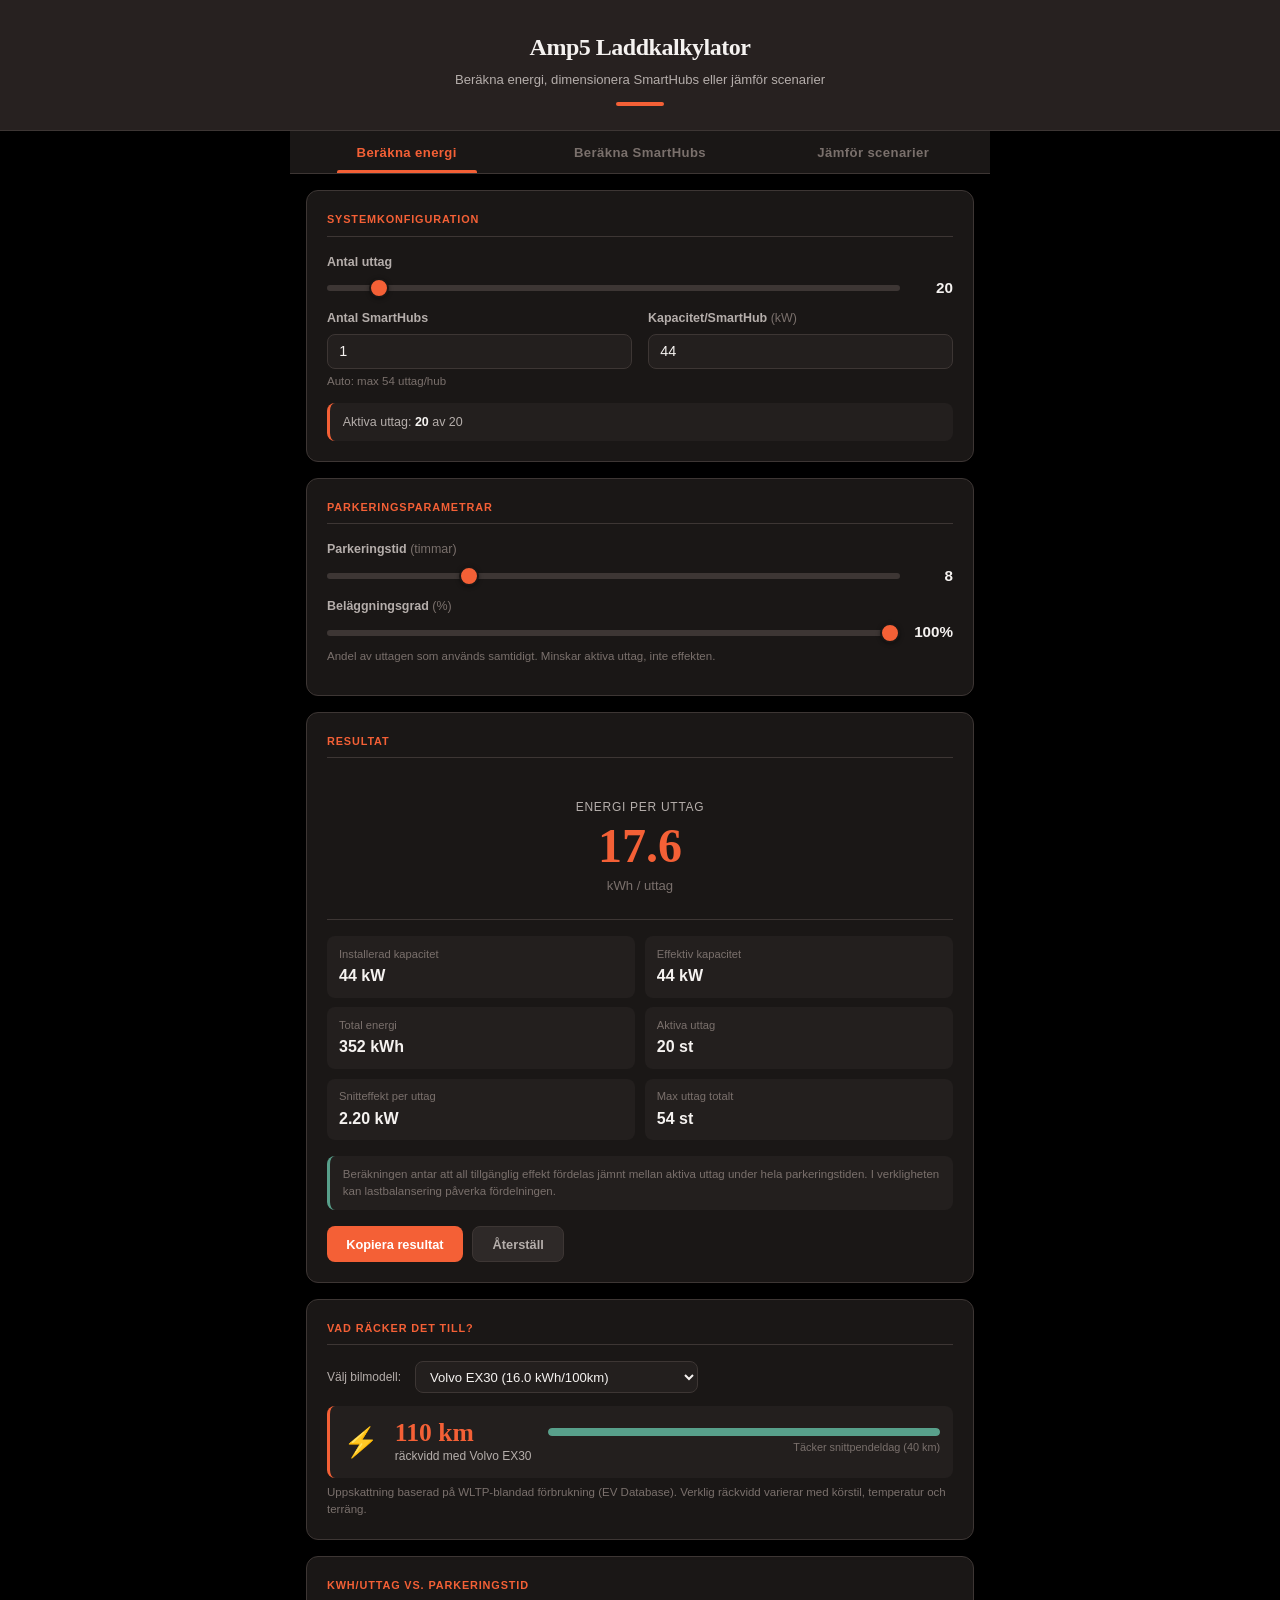
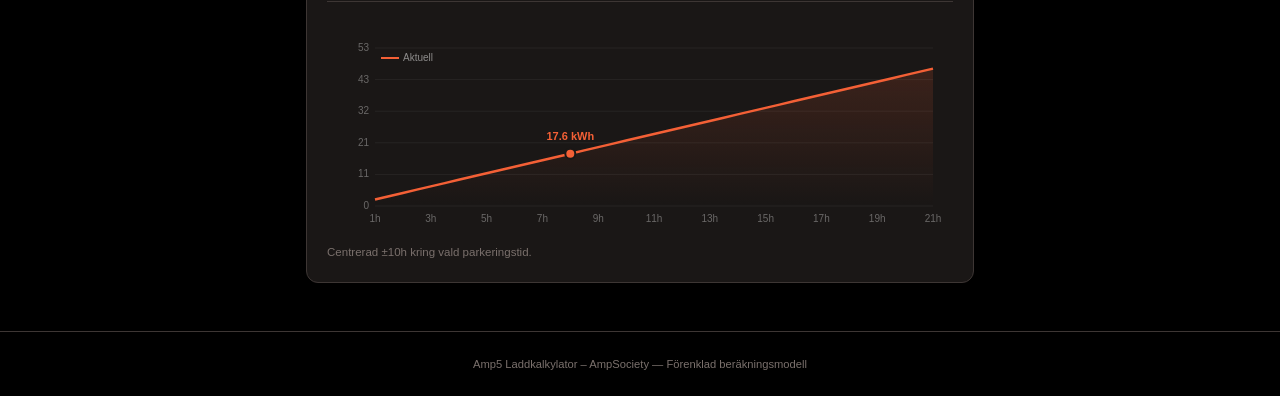
<file: amp5_kalkylator.html>
<!DOCTYPE html>
<html lang="sv">
<head>
<meta charset="UTF-8">
<meta name="viewport" content="width=device-width, initial-scale=1.0">
<title>Amp5 Laddkalkylator – AmpSociety</title>
<style>
  :root {
    --orange: #F46036;
    --orange-dark: #86341E;
    --orange-light: #F5A888;
    --orange-lightest: #FDE3D4;
    --green: #58A08B;
    --green-dark: #2E5449;
    --green-light: #B5CDC3;
    --green-lightest: #E7F1ED;
    --grey: #838282;
    --black: #272120;
    --pure-black: #000000;
    --white: #FFFFFF;
    --light-grey: #DADADA;
    --lighter-grey: #EEEEEE;
    --surface: #1a1716;
    --surface2: #231f1e;
    --surface3: #2e2928;
    --border: #3d3634;
    --border-light: #4a4241;
    --text: #f5f2f0;
    --text-secondary: #b5aeab;
    --text-muted: #7a706c;
    --warning: #ffb74d;
    --error: #ef5350;
    --error-bg: rgba(239,83,80,0.1);
    --radius: 12px;
    --radius-sm: 8px;
    --font-heading: Georgia, 'Times New Roman', serif;
    --font-body: Arial, Helvetica, sans-serif;
  }
  *, *::before, *::after { box-sizing: border-box; margin: 0; padding: 0; }
  body {
    font-family: var(--font-body);
    background: var(--pure-black);
    color: var(--text);
    line-height: 1.5;
    min-height: 100vh;
    -webkit-font-smoothing: antialiased;
  }

  /* === HEADER === */
  header {
    padding: 1.8rem 1.5rem 1.5rem;
    text-align: center;
    background: var(--black);
    border-bottom: 1px solid var(--border);
  }
  header h1 {
    font-family: var(--font-heading);
    font-size: 1.5rem;
    font-weight: 700;
    letter-spacing: -0.02em;
    color: var(--text);
  }
  header p {
    font-size: 0.82rem;
    color: var(--text-secondary);
    margin-top: 0.3rem;
    max-width: 420px;
    margin-left: auto; margin-right: auto;
  }
  .brand-bar {
    width: 48px; height: 4px;
    background: var(--orange);
    border-radius: 2px;
    margin: 0.8rem auto 0;
  }

  /* === TABS === */
  .tab-bar {
    display: flex;
    background: var(--surface);
    border-bottom: 1px solid var(--border);
    max-width: 700px;
    margin: 0 auto;
  }
  .tab-btn {
    flex: 1;
    padding: 0.85rem 1rem;
    background: none;
    border: none;
    color: var(--text-muted);
    font-family: var(--font-body);
    font-size: 0.82rem;
    font-weight: 700;
    letter-spacing: 0.03em;
    cursor: pointer;
    position: relative;
    transition: color 0.2s;
  }
  .tab-btn:hover { color: var(--text-secondary); }
  .tab-btn.active {
    color: var(--orange);
  }
  .tab-btn.active::after {
    content: '';
    position: absolute;
    bottom: 0; left: 20%; right: 20%;
    height: 3px;
    background: var(--orange);
    border-radius: 2px 2px 0 0;
  }
  .tab-panel { display: none; }
  .tab-panel.active { display: block; }

  /* === LAYOUT === */
  .container { max-width: 700px; margin: 0 auto; padding: 1rem; }
  .section {
    background: var(--surface);
    border: 1px solid var(--border);
    border-radius: var(--radius);
    padding: 1.25rem;
    margin-bottom: 1rem;
  }
  .section-title {
    font-size: 0.68rem;
    font-weight: 700;
    text-transform: uppercase;
    letter-spacing: 0.08em;
    color: var(--orange);
    margin-bottom: 1rem;
    padding-bottom: 0.5rem;
    border-bottom: 1px solid var(--border);
  }

  /* === FORM ELEMENTS === */
  .grid { display: grid; grid-template-columns: 1fr 1fr; gap: 1rem; }
  @media (max-width: 500px) { .grid { grid-template-columns: 1fr; } }
  .field { margin-bottom: 0; }
  .field label {
    display: block;
    font-size: 0.78rem;
    font-weight: 700;
    color: var(--text-secondary);
    margin-bottom: 0.35rem;
  }
  .field label .unit { font-weight: 400; color: var(--text-muted); }
  .field input[type="number"] {
    width: 100%;
    padding: 0.55rem 0.7rem;
    background: var(--surface2);
    border: 1px solid var(--border);
    border-radius: var(--radius-sm);
    color: var(--text);
    font-size: 0.9rem;
    font-family: var(--font-body);
    outline: none;
    transition: border-color 0.2s;
    -moz-appearance: textfield;
  }
  .field input[type="number"]::-webkit-inner-spin-button,
  .field input[type="number"]::-webkit-outer-spin-button { -webkit-appearance: none; margin: 0; }
  .field input[type="number"]:focus { border-color: var(--orange); }
  .field input[type="number"]:read-only { color: var(--text-muted); background: var(--surface); }

  /* Slider */
  .slider-group { margin-bottom: 0.6rem; }
  .slider-row { display: flex; align-items: center; gap: 0.8rem; }
  .slider-row input[type="range"] { flex: 1; height: 6px; -webkit-appearance: none; appearance: none; background: var(--border); border-radius: 3px; outline: none; cursor: pointer; }
  .slider-row input[type="range"]::-webkit-slider-thumb {
    -webkit-appearance: none; width: 20px; height: 20px; border-radius: 50%;
    background: var(--orange); border: 2px solid var(--surface); cursor: pointer;
    box-shadow: 0 1px 4px rgba(0,0,0,0.4);
  }
  .slider-row input[type="range"]::-moz-range-thumb {
    width: 20px; height: 20px; border-radius: 50%;
    background: var(--orange); border: 2px solid var(--surface); cursor: pointer;
  }
  .slider-val {
    min-width: 40px; text-align: right;
    font-size: 0.95rem; font-weight: 700; color: var(--text);
    font-variant-numeric: tabular-nums;
  }

  /* Help text, errors, warnings */
  .help { display: block; font-size: 0.72rem; color: var(--text-muted); margin-top: 0.25rem; }
  .error-msg { display: block; font-size: 0.72rem; color: var(--error); margin-top: 0.2rem; min-height: 1em; }
  .warning-msg { display: block; font-size: 0.72rem; color: var(--warning); margin-top: 0.2rem; min-height: 1em; }
  .global-error {
    background: var(--error-bg); border: 1px solid var(--error); border-radius: var(--radius-sm);
    color: var(--error); padding: 0.6rem 0.8rem; font-size: 0.78rem; margin-bottom: 0.8rem;
    display: none;
  }
  .global-error.visible { display: block; }

  /* Derived info */
  .derived {
    background: var(--surface2); border-radius: var(--radius-sm); padding: 0.6rem 0.8rem;
    font-size: 0.78rem; color: var(--text-secondary); margin-top: 0.8rem;
    border-left: 3px solid var(--orange);
  }
  .derived span { color: var(--text); font-weight: 700; }

  /* Total kW row */
  .total-kw-row {
    margin-top: 0.8rem;
    padding-top: 0.8rem;
    border-top: 1px solid var(--border);
    display: none;
  }
  .total-kw-row.visible { display: block; }

  /* === RESULTS === */
  .result-hero {
    text-align: center;
    padding: 1.5rem 0;
    margin-bottom: 1rem;
    border-bottom: 1px solid var(--border);
  }
  .result-hero .label { font-size: 0.75rem; text-transform: uppercase; letter-spacing: 0.06em; color: var(--text-secondary); }
  .result-hero .value {
    font-family: var(--font-heading); font-size: 3rem; font-weight: 700;
    color: var(--orange); margin: 0.2rem 0; line-height: 1.1;
  }
  .result-hero .sub { font-size: 0.82rem; color: var(--text-muted); }

  .result-grid { display: grid; grid-template-columns: 1fr 1fr; gap: 0.6rem; }
  @media (max-width: 500px) { .result-grid { grid-template-columns: 1fr; } }
  .result-item {
    background: var(--surface2); border-radius: var(--radius-sm);
    padding: 0.6rem 0.75rem;
  }
  .result-item .r-label { font-size: 0.7rem; color: var(--text-muted); }
  .result-item .r-value { font-size: 1rem; font-weight: 700; color: var(--text); margin-top: 0.1rem; }
  .result-item.highlight { border: 1px solid var(--orange); background: rgba(244,96,54,0.06); }
  .result-item.highlight .r-value { color: var(--orange); }

  /* Info box */
  .info-box {
    background: var(--surface2); border-radius: var(--radius-sm);
    padding: 0.6rem 0.8rem; font-size: 0.72rem; color: var(--text-muted);
    margin-top: 1rem; border-left: 3px solid var(--green);
  }

  /* Buttons */
  .btn-row { display: flex; gap: 0.6rem; margin-top: 1rem; flex-wrap: wrap; }
  .btn {
    padding: 0.6rem 1.2rem; border: none; border-radius: var(--radius-sm);
    font-family: var(--font-body); font-size: 0.8rem; font-weight: 700;
    cursor: pointer; transition: all 0.2s;
  }
  .btn-primary { background: var(--orange); color: var(--white); }
  .btn-primary:hover { background: var(--orange-dark); }
  .btn-secondary { background: var(--surface3); color: var(--text-secondary); border: 1px solid var(--border); }
  .btn-secondary:hover { background: var(--border); color: var(--text); }
  .btn .copied { display: none; }
  .btn.is-copied .default { display: none; }
  .btn.is-copied .copied { display: inline; }

  /* Chart */
  .chart-wrap { position: relative; width: 100%; }
  .chart-wrap canvas { width: 100%; height: 220px; display: block; }
  #c_chart { height: 280px; }

  /* === CAR RANGE === */
  .car-selector {
    display: flex;
    align-items: center;
    flex-wrap: wrap;
    gap: 0.4rem;
    margin-bottom: 0.8rem;
  }
  .car-selector select {
    padding: 0.4rem 0.6rem;
    background: var(--surface2);
    border: 1px solid var(--border);
    border-radius: var(--radius-sm);
    color: var(--text);
    font-family: var(--font-body);
    font-size: 0.82rem;
    outline: none;
    cursor: pointer;
  }
  .car-selector select:focus { border-color: var(--orange); }
  .car-range-display {
    display: flex;
    align-items: center;
    gap: 1rem;
    padding: 0.8rem;
    background: var(--surface2);
    border-radius: var(--radius-sm);
    border-left: 3px solid var(--orange);
  }
  .car-range-icon {
    font-size: 1.8rem;
    line-height: 1;
  }
  .car-range-text .range-km {
    font-family: var(--font-heading);
    font-size: 1.6rem;
    font-weight: 700;
    color: var(--orange);
    line-height: 1.1;
  }
  .car-range-text .range-label {
    font-size: 0.75rem;
    color: var(--text-secondary);
  }
  .car-range-bar {
    flex: 1;
    min-width: 60px;
  }
  .car-range-bar-track {
    height: 8px;
    background: var(--border);
    border-radius: 4px;
    overflow: hidden;
  }
  .car-range-bar-fill {
    height: 100%;
    background: var(--orange);
    border-radius: 4px;
    transition: width 0.4s ease;
  }
  .car-range-bar-label {
    font-size: 0.68rem;
    color: var(--text-muted);
    margin-top: 0.2rem;
    text-align: right;
  }

  /* === COMPARE TAB === */
  .compare-grid {
    display: grid;
    grid-template-columns: 1fr;
    gap: 1rem;
  }
  @media (min-width: 640px) {
    .compare-grid { grid-template-columns: repeat(auto-fit, minmax(200px, 1fr)); }
  }
  .scenario-card {
    background: var(--surface);
    border: 2px solid var(--border);
    border-radius: var(--radius);
    padding: 1rem;
    position: relative;
    transition: border-color 0.2s;
  }
  .scenario-card:nth-child(1) { border-top-color: var(--orange); }
  .scenario-card:nth-child(2) { border-top-color: var(--green); }
  .scenario-card:nth-child(3) { border-top-color: var(--orange-light); }
  .scenario-card:nth-child(4) { border-top-color: #7BAFD4; }
  .scenario-card:nth-child(5) { border-top-color: #D4A574; }
  .scenario-card:nth-child(6) { border-top-color: #A8D4A0; }
  .scenario-card .card-label {
    font-size: 0.7rem;
    font-weight: 700;
    text-transform: uppercase;
    letter-spacing: 0.06em;
    margin-bottom: 0.8rem;
    padding-bottom: 0.4rem;
    border-bottom: 1px solid var(--border);
  }
  .scenario-card:nth-child(1) .card-label { color: var(--orange); }
  .scenario-card:nth-child(2) .card-label { color: var(--green); }
  .scenario-card:nth-child(3) .card-label { color: var(--orange-light); }
  .scenario-card:nth-child(4) .card-label { color: #7BAFD4; }
  .scenario-card:nth-child(5) .card-label { color: #D4A574; }
  .scenario-card:nth-child(6) .card-label { color: #A8D4A0; }
  .scenario-card .card-field {
    margin-bottom: 0.6rem;
  }
  .scenario-card .card-field label {
    display: block;
    font-size: 0.7rem;
    color: var(--text-muted);
    margin-bottom: 0.2rem;
  }
  .scenario-card .card-field input {
    width: 100%;
    padding: 0.4rem 0.55rem;
    background: var(--surface2);
    border: 1px solid var(--border);
    border-radius: var(--radius-sm);
    color: var(--text);
    font-size: 0.85rem;
    font-family: var(--font-body);
    outline: none;
  }
  .scenario-card .card-field input:focus { border-color: var(--orange); }
  .scenario-card .card-results {
    margin-top: 0.8rem;
    padding-top: 0.8rem;
    border-top: 1px solid var(--border);
  }
  .scenario-card .card-hero {
    text-align: center;
    margin-bottom: 0.6rem;
  }
  .scenario-card .card-hero .val {
    font-family: var(--font-heading);
    font-size: 2.2rem;
    font-weight: 700;
    line-height: 1.1;
  }
  .scenario-card .card-hero .unit {
    font-size: 0.72rem;
    color: var(--text-muted);
  }
  .scenario-card .card-stat {
    display: flex;
    justify-content: space-between;
    font-size: 0.72rem;
    padding: 0.2rem 0;
    border-bottom: 1px solid rgba(255,255,255,0.04);
  }
  .scenario-card .card-stat .stat-label { color: var(--text-muted); }
  .scenario-card .card-stat .stat-val { color: var(--text); font-weight: 700; }
  .kwh-bar-wrap {
    height: 6px;
    background: var(--surface2);
    border-radius: 3px;
    margin-top: 0.5rem;
    overflow: hidden;
  }
  .kwh-bar {
    height: 100%;
    border-radius: 3px;
    transition: width 0.4s ease;
  }

  .compare-actions {
    display: flex; gap: 0.6rem; margin-top: 1rem; flex-wrap: wrap; align-items: center;
  }
  .add-scenario-btn {
    padding: 0.5rem 1rem;
    background: var(--surface2);
    border: 1px dashed var(--border-light);
    border-radius: var(--radius-sm);
    color: var(--text-muted);
    font-family: var(--font-body);
    font-size: 0.78rem;
    cursor: pointer;
    transition: all 0.2s;
  }
  .add-scenario-btn:hover { border-color: var(--orange); color: var(--orange); }
  .remove-scenario-btn {
    position: absolute;
    top: 0.6rem; right: 0.6rem;
    width: 22px; height: 22px;
    background: var(--surface2);
    border: 1px solid var(--border);
    border-radius: 50%;
    color: var(--text-muted);
    font-size: 0.7rem;
    cursor: pointer;
    display: flex; align-items: center; justify-content: center;
    transition: all 0.2s;
    line-height: 1;
  }
  .remove-scenario-btn:hover { background: var(--error); color: white; border-color: var(--error); }

  /* Footer */
  footer {
    text-align: center; padding: 1.5rem; font-size: 0.7rem;
    color: var(--text-muted); border-top: 1px solid var(--border);
    margin-top: 1rem;
  }
</style>
</head>
<body>

<header>
  <h1>Amp5 Laddkalkylator</h1>
  <p>Beräkna energi, dimensionera SmartHubs eller jämför scenarier</p>
  <div class="brand-bar"></div>
</header>

<!-- TAB BAR -->
<div class="tab-bar">
  <button class="tab-btn active" data-tab="energy" onclick="switchTab('energy')">Beräkna energi</button>
  <button class="tab-btn" data-tab="hubs" onclick="switchTab('hubs')">Beräkna SmartHubs</button>
  <button class="tab-btn" data-tab="compare" onclick="switchTab('compare')">Jämför scenarier</button>
</div>

<!-- ======================== TAB 1: ENERGY ======================== -->
<div class="tab-panel active" id="panel-energy">
<div class="container">

  <div class="section">
    <div class="section-title">Systemkonfiguration</div>
    <div class="slider-group">
      <div class="field">
        <label>Antal uttag</label>
        <div class="slider-row">
          <input type="range" id="e_outletSlider" min="1" max="250" step="1" value="20">
          <span class="slider-val" id="e_outletVal">20</span>
        </div>
      </div>
    </div>

    <div class="grid" style="margin-top:0.5rem;">
      <div class="field">
        <label>Antal SmartHubs</label>
        <input type="number" id="e_numHubs" min="1" step="1" value="1">
        <span class="help">Auto: max 54 uttag/hub</span>
      </div>
      <div class="field">
        <label>Kapacitet/SmartHub <span class="unit">(kW)</span></label>
        <input type="number" id="e_kwPerHub" min="1" max="44" step="1" value="44">
      </div>
    </div>

    <div class="total-kw-row" id="e_totalKwRow">
      <div class="field">
        <label>Total tillgänglig systemeffekt <span class="unit">(kW)</span></label>
        <input type="number" id="e_totalKw" min="1" step="1" value="44">
        <span class="help">Kan sänkas om fastigheten har effektbegränsning.</span>
      </div>
    </div>

    <div class="derived" id="e_derivedInfo"></div>
  </div>

  <div class="section">
    <div class="section-title">Parkeringsparametrar</div>
    <div class="slider-group">
      <div class="field">
        <label>Parkeringstid <span class="unit">(timmar)</span></label>
        <div class="slider-row">
          <input type="range" id="e_parkingSlider" min="3" max="24" step="0.5" value="8">
          <span class="slider-val" id="e_parkingVal">8</span>
        </div>
      </div>
    </div>
    <div class="slider-group">
      <div class="field">
        <label>Beläggningsgrad <span class="unit">(%)</span></label>
        <div class="slider-row">
          <input type="range" id="e_occSlider" min="10" max="100" step="5" value="100">
          <span class="slider-val" id="e_occVal">100%</span>
        </div>
        <span class="help">Andel av uttagen som används samtidigt. Minskar aktiva uttag, inte effekten.</span>
      </div>
    </div>
  </div>

  <div id="e_globalError" class="global-error"></div>

  <div class="section" id="e_resultsSection">
    <div class="section-title">Resultat</div>
    <div class="result-hero">
      <div class="label">Energi per uttag</div>
      <div class="value" id="e_heroValue">—</div>
      <div class="sub">kWh / uttag</div>
    </div>
    <div class="result-grid">
      <div class="result-item"><div class="r-label">Installerad kapacitet</div><div class="r-value" id="e_rInstalled">—</div></div>
      <div class="result-item"><div class="r-label">Effektiv kapacitet</div><div class="r-value" id="e_rEffective">—</div></div>
      <div class="result-item"><div class="r-label">Total energi</div><div class="r-value" id="e_rTotalEnergy">—</div></div>
      <div class="result-item"><div class="r-label">Aktiva uttag</div><div class="r-value" id="e_rActiveSockets">—</div></div>
      <div class="result-item"><div class="r-label">Snitteffekt per uttag</div><div class="r-value" id="e_rPowerPerSocket">—</div></div>
      <div class="result-item"><div class="r-label">Max uttag totalt</div><div class="r-value" id="e_rMaxSockets">—</div></div>
    </div>
    <div class="info-box">
      Beräkningen antar att all tillgänglig effekt fördelas jämnt mellan aktiva uttag under hela parkeringstiden. I verkligheten kan lastbalansering påverka fördelningen.
    </div>
    <div class="btn-row">
      <button class="btn btn-primary" id="e_copyBtn" onclick="copyEnergyResults()">
        <span class="default">Kopiera resultat</span>
        <span class="copied">✓ Kopierat!</span>
      </button>
      <button class="btn btn-secondary" onclick="resetEnergy()">Återställ</button>
    </div>
  </div>

  <div class="section" id="e_rangeSection">
    <div class="section-title">Vad räcker det till?</div>
    <div class="car-selector">
      <label style="font-size:0.75rem;color:var(--text-secondary);margin-right:0.5rem;">Välj bilmodell:</label>
      <select id="e_carSelect" onchange="onCarSelectChange(this)">
      </select>
    </div>
    <div class="car-range-display" id="e_carRange"></div>
    <span class="help" style="display:block;margin-top:0.4rem;">Uppskattning baserad på WLTP-blandad förbrukning (EV Database). Verklig räckvidd varierar med körstil, temperatur och terräng.</span>
  </div>

  <div class="section">
    <div class="section-title">kWh/uttag vs. parkeringstid</div>
    <div class="chart-wrap"><canvas id="e_chart"></canvas></div>
    <span class="help" style="display:block;margin-top:0.4rem;">Centrerad ±10h kring vald parkeringstid.</span>
  </div>

</div>
</div>

<!-- ======================== TAB 2: HUBS ======================== -->
<div class="tab-panel" id="panel-hubs">
<div class="container">

  <div class="section">
    <div class="section-title">Ditt behov</div>
    <div class="slider-group">
      <div class="field">
        <label>Antal platser (uttag)</label>
        <div class="slider-row">
          <input type="range" id="h_outletSlider" min="1" max="250" step="1" value="40">
          <span class="slider-val" id="h_outletVal">40</span>
        </div>
      </div>
    </div>
    <div class="grid" style="margin-top:0.5rem;">
      <div class="field">
        <label>Önskad energi per uttag <span class="unit">(kWh)</span></label>
        <input type="number" id="h_targetKwh" min="1" max="200" step="0.5" value="15">
      </div>
      <div class="field">
        <label>Parkeringstid <span class="unit">(timmar)</span></label>
        <input type="number" id="h_parkingTime" min="3" max="24" step="0.5" value="8">
      </div>
    </div>
    <div class="slider-group" style="margin-top:0.8rem;">
      <div class="field">
        <label>Beläggningsgrad <span class="unit">(%)</span></label>
        <div class="slider-row">
          <input type="range" id="h_occSlider" min="10" max="100" step="5" value="100">
          <span class="slider-val" id="h_occVal">100%</span>
        </div>
        <span class="help">Andel av uttagen som används samtidigt.</span>
      </div>
    </div>
    <div class="grid" style="margin-top:0.5rem;">
      <div class="field">
        <label>Kapacitet/SmartHub <span class="unit">(kW)</span></label>
        <input type="number" id="h_kwPerHub" min="1" max="44" step="1" value="44">
      </div>
    </div>

    <div class="total-kw-row visible" id="h_totalKwRow" style="margin-top:0.8rem; padding-top:0.8rem; border-top:1px solid var(--border);">
      <div class="field">
        <label>Total tillgänglig systemeffekt <span class="unit">(kW)</span></label>
        <input type="number" id="h_totalKw" min="1" step="1" value="">
        <span class="help">Fastighetens effekttak. Lämna tomt för obegränsat. Om satt kan fler SmartHubs krävas, men den faktiska energin/uttag begränsas av detta tak.</span>
      </div>
    </div>

    <div class="derived" id="h_derivedInfo" style="display:none;"></div>
  </div>

  <div id="h_globalError" class="global-error"></div>

  <div class="section" id="h_resultsSection">
    <div class="section-title">Resultat</div>
    <div class="result-hero">
      <div class="label">SmartHubs som krävs</div>
      <div class="value" id="h_heroValue">—</div>
      <div class="sub">SmartHub(s)</div>
    </div>
    <div class="result-grid">
      <div class="result-item highlight"><div class="r-label">Kräver minst effekt</div><div class="r-value" id="h_rRequiredKw">—</div></div>
      <div class="result-item highlight"><div class="r-label">Installerad kapacitet</div><div class="r-value" id="h_rInstalledKw">—</div></div>
      <div class="result-item" id="h_rEffectiveItem" style="display:none;"><div class="r-label">Effektiv kapacitet (efter tak)</div><div class="r-value" id="h_rEffectiveKw">—</div></div>
      <div class="result-item"><div class="r-label">Aktiva uttag</div><div class="r-value" id="h_rActiveSockets">—</div></div>
      <div class="result-item"><div class="r-label">Faktisk energi/uttag</div><div class="r-value" id="h_rActualKwh">—</div></div>
      <div class="result-item"><div class="r-label">Hubs pga uttag (54/hub)</div><div class="r-value" id="h_rHubsBySlots">—</div></div>
      <div class="result-item"><div class="r-label">Hubs pga effekt</div><div class="r-value" id="h_rHubsByPower">—</div></div>
    </div>
    <div class="info-box" id="h_infoBox">
      Antalet SmartHubs bestäms av det högsta av två krav: fysiska uttag (max 54/hub) och den effekt som krävs.
    </div>
    <div class="btn-row">
      <button class="btn btn-primary" id="h_copyBtn" onclick="copyHubResults()">
        <span class="default">Kopiera resultat</span>
        <span class="copied">✓ Kopierat!</span>
      </button>
      <button class="btn btn-secondary" onclick="resetHubs()">Återställ</button>
    </div>
  </div>

  <div class="section" id="h_rangeSection">
    <div class="section-title">Vad räcker det till?</div>
    <div class="car-selector">
      <label style="font-size:0.75rem;color:var(--text-secondary);margin-right:0.5rem;">Välj bilmodell:</label>
      <select id="h_carSelect" onchange="onCarSelectChange(this)">
      </select>
    </div>
    <div class="car-range-display" id="h_carRange"></div>
    <span class="help" style="display:block;margin-top:0.4rem;">Uppskattning baserad på WLTP-blandad förbrukning (EV Database). Verklig räckvidd varierar.</span>
  </div>

  <div class="section">
    <div class="section-title">SmartHubs vs. önskad energi per uttag</div>
    <div class="chart-wrap"><canvas id="h_chart"></canvas></div>
    <span class="help" style="display:block;margin-top:0.4rem;">Visar antal SmartHubs som funktion av önskad kWh/uttag.</span>
  </div>

</div>
</div>

<!-- ======================== TAB 3: COMPARE ======================== -->
<div class="tab-panel" id="panel-compare">
<div class="container">

  <div class="section">
    <div class="section-title">Jämför scenarier</div>
    <span class="help" style="display:block;margin-bottom:1rem;">Ändra värdena direkt i varje kort. Resultaten uppdateras live. Max 54 uttag/hub, 44 kW/hub.</span>
    <div class="compare-grid" id="c_grid"></div>
    <div class="compare-actions">
      <button class="add-scenario-btn" id="c_addBtn" onclick="addScenario()">+ Lägg till scenario</button>
      <button class="btn btn-primary" id="c_copyBtn" onclick="copyCompareResults()">
        <span class="default">Kopiera jämförelse</span>
        <span class="copied">✓ Kopierat!</span>
      </button>
      <button class="btn btn-secondary" onclick="resetCompare()">Återställ</button>
    </div>
  </div>

  <div class="section">
    <div class="section-title">Jämförelsediagram</div>
    <div class="chart-wrap"><canvas id="c_chart"></canvas></div>
  </div>

</div>
</div>

<footer>Amp5 Laddkalkylator – AmpSociety &mdash; Förenklad beräkningsmodell</footer>

<script>
(function() {
  'use strict';

  // ==========================================
  // TAB SWITCHING
  // ==========================================
  window.switchTab = function(tab) {
    document.querySelectorAll('.tab-btn').forEach(function(btn) {
      btn.classList.toggle('active', btn.dataset.tab === tab);
    });
    document.querySelectorAll('.tab-panel').forEach(function(panel) {
      panel.classList.toggle('active', panel.id === 'panel-' + tab);
    });
    if (tab === 'energy') renderEnergy();
    else if (tab === 'hubs') renderHubs();
    else if (tab === 'compare') renderCompare();
  };

  // ==========================================
  // TAB 1: ENERGY CALCULATION
  // ==========================================
  var eEls = {
    outletSlider: document.getElementById('e_outletSlider'),
    outletVal: document.getElementById('e_outletVal'),
    numHubs: document.getElementById('e_numHubs'),
    kwPerHub: document.getElementById('e_kwPerHub'),
    totalKwRow: document.getElementById('e_totalKwRow'),
    totalKw: document.getElementById('e_totalKw'),
    derivedInfo: document.getElementById('e_derivedInfo'),
    parkingSlider: document.getElementById('e_parkingSlider'),
    parkingVal: document.getElementById('e_parkingVal'),
    occSlider: document.getElementById('e_occSlider'),
    occVal: document.getElementById('e_occVal'),
    globalError: document.getElementById('e_globalError'),
    heroValue: document.getElementById('e_heroValue'),
    rInstalled: document.getElementById('e_rInstalled'),
    rEffective: document.getElementById('e_rEffective'),
    rTotalEnergy: document.getElementById('e_rTotalEnergy'),
    rActiveSockets: document.getElementById('e_rActiveSockets'),
    rPowerPerSocket: document.getElementById('e_rPowerPerSocket'),
    rMaxSockets: document.getElementById('e_rMaxSockets'),
    chart: document.getElementById('e_chart'),
    copyBtn: document.getElementById('e_copyBtn'),
    resultsSection: document.getElementById('e_resultsSection')
  };

  // Floor rule: track the highest manual hub value
  var eHubFloor = 1;
  var eTotalKwUserValue = null;

  function eParseInputs() {
    var outlets = parseInt(eEls.outletSlider.value) || 1;
    var numHubs = Math.max(1, parseInt(eEls.numHubs.value) || 1);
    var kwPerHub = Math.min(44, Math.max(1, parseFloat(eEls.kwPerHub.value) || 44));
    var parking = parseFloat(eEls.parkingSlider.value) || 8;
    var occ = parseInt(eEls.occSlider.value) || 100;
    var maxPerHub = 54;
    var installedKw = numHubs * kwPerHub;

    // Total kW: if user has set it, use that; otherwise default to installed
    var totalKwLimit = installedKw;
    if (numHubs > 1) {
      if (eTotalKwUserValue !== null) {
        totalKwLimit = Math.min(installedKw, Math.max(1, eTotalKwUserValue));
      }
    }

    var activeSockets = Math.max(1, Math.ceil(outlets * occ / 100));
    var maxSockets = numHubs * maxPerHub;

    return {
      outlets: outlets,
      numHubs: numHubs,
      kwPerHub: kwPerHub,
      parking: parking,
      occ: occ,
      installedKw: installedKw,
      totalKwLimit: totalKwLimit,
      activeSockets: activeSockets,
      maxSockets: maxSockets,
      maxPerHub: maxPerHub
    };
  }

  function eCalculate(d) {
    // Core formula: effectiveKw = min(installedKw, totalKwLimit)
    // totalEnergy = effectiveKw * parkingTime
    // energyPerSocket = totalEnergy / activeSockets
    var effectiveKw = Math.min(d.installedKw, d.totalKwLimit);
    var totalEnergy = effectiveKw * d.parking;
    var energyPerSocket = totalEnergy / d.activeSockets;
    var powerPerSocket = effectiveKw / d.activeSockets;
    return {
      effectiveKw: effectiveKw,
      totalEnergy: totalEnergy,
      energyPerSocket: energyPerSocket,
      powerPerSocket: powerPerSocket
    };
  }

  function renderEnergy() {
    var outlets = parseInt(eEls.outletSlider.value) || 1;
    eEls.outletVal.textContent = outlets;

    // Auto-calculate hubs based on outlets (max 54/hub), with floor rule
    var autoHubs = Math.ceil(outlets / 54);
    var newHubs = Math.max(autoHubs, eHubFloor);
    eEls.numHubs.value = newHubs;

    // Show/hide total kW row
    var d = eParseInputs();
    if (d.numHubs > 1) {
      eEls.totalKwRow.classList.add('visible');
      if (eTotalKwUserValue === null) {
        eEls.totalKw.value = d.installedKw;
      }
    } else {
      eEls.totalKwRow.classList.remove('visible');
      eTotalKwUserValue = null;
    }

    // Update slider labels
    eEls.parkingVal.textContent = d.parking;
    eEls.occVal.textContent = d.occ + '%';

    // Validation
    var hasError = false;
    if (d.outlets > d.maxSockets) {
      eEls.globalError.textContent = 'Antal uttag (' + d.outlets + ') överskrider max kapacitet (' + d.maxSockets + ' uttag för ' + d.numHubs + ' SmartHubs).';
      eEls.globalError.classList.add('visible');
      hasError = true;
    } else {
      eEls.globalError.classList.remove('visible');
    }

    // Derived info
    var infoLines = [];
    infoLines.push('Aktiva uttag: <span>' + d.activeSockets + '</span> av ' + d.outlets);
    if (d.numHubs > 1) {
      infoLines.push('Uttag per hub (snitt): <span>' + (d.outlets / d.numHubs).toFixed(1) + '</span>');
    }
    eEls.derivedInfo.innerHTML = infoLines.join(' &nbsp;|&nbsp; ');
    eEls.derivedInfo.style.display = infoLines.length ? 'block' : 'none';

    if (hasError) {
      eEls.heroValue.textContent = '—';
      eEls.resultsSection.style.opacity = '0.4';
      return;
    }
    eEls.resultsSection.style.opacity = '1';

    // Calculate
    var r = eCalculate(d);
    eEls.heroValue.textContent = r.energyPerSocket.toFixed(1);
    eEls.rInstalled.textContent = d.installedKw.toFixed(0) + ' kW';
    eEls.rEffective.textContent = r.effectiveKw.toFixed(0) + ' kW';
    eEls.rTotalEnergy.textContent = r.totalEnergy.toFixed(0) + ' kWh';
    eEls.rActiveSockets.textContent = d.activeSockets + ' st';
    eEls.rPowerPerSocket.textContent = r.powerPerSocket.toFixed(2) + ' kW';
    eEls.rMaxSockets.textContent = d.maxSockets + ' st';

    // Draw chart
    drawEnergyChart(d);

    // Update car range if available
    if (typeof updateCarRange === 'function') updateCarRange('energy');
  }

  function drawEnergyChart(d) {
    var canvas = eEls.chart;
    var dpr = window.devicePixelRatio || 1;
    var rect = canvas.parentElement.getBoundingClientRect();
    var W = rect.width;
    var H = 220;
    canvas.width = W * dpr;
    canvas.height = H * dpr;
    canvas.style.width = W + 'px';
    canvas.style.height = H + 'px';
    var ctx = canvas.getContext('2d');
    ctx.scale(dpr, dpr);

    var pad = { top: 30, right: 20, bottom: 32, left: 48 };
    var cW = W - pad.left - pad.right;
    var cH = H - pad.top - pad.bottom;

    // Time range: ±10h centered on parking
    var tCenter = d.parking;
    var tMin = Math.max(1, tCenter - 10);
    var tMax = tMin + 20;
    if (tMax > 30) { tMax = 30; tMin = Math.max(1, tMax - 20); }

    var effectiveKw = Math.min(d.installedKw, d.totalKwLimit);
    var isLimited = d.totalKwLimit < d.installedKw;

    // Build data points
    var points = [];
    var pointsFull = [];
    for (var t = tMin; t <= tMax; t += 0.5) {
      points.push({ t: t, kwh: (effectiveKw * t) / d.activeSockets });
      if (isLimited) {
        pointsFull.push({ t: t, kwh: (d.installedKw * t) / d.activeSockets });
      }
    }

    var maxKwh = isLimited ? pointsFull[pointsFull.length - 1].kwh : points[points.length - 1].kwh;
    var yMax = maxKwh * 1.15;
    if (yMax === 0) yMax = 1;

    function x(t) { return pad.left + ((t - tMin) / (tMax - tMin)) * cW; }
    function y(v) { return pad.top + cH - (v / yMax) * cH; }

    // Clear
    ctx.clearRect(0, 0, W, H);

    // Grid lines
    ctx.strokeStyle = 'rgba(255,255,255,0.06)';
    ctx.lineWidth = 1;
    var ySteps = 5;
    for (var i = 0; i <= ySteps; i++) {
      var yV = (yMax / ySteps) * i;
      var yy = y(yV);
      ctx.beginPath(); ctx.moveTo(pad.left, yy); ctx.lineTo(pad.left + cW, yy); ctx.stroke();
      ctx.fillStyle = 'rgba(255,255,255,0.35)';
      ctx.font = '10px Arial';
      ctx.textAlign = 'right';
      ctx.fillText(yV.toFixed(0), pad.left - 6, yy + 3);
    }

    // X axis labels
    ctx.fillStyle = 'rgba(255,255,255,0.35)';
    ctx.font = '10px Arial';
    ctx.textAlign = 'center';
    for (var t = Math.ceil(tMin); t <= tMax; t += 2) {
      ctx.fillText(t + 'h', x(t), H - pad.bottom + 16);
    }

    // Potential line (dashed green) if limited
    if (isLimited) {
      ctx.beginPath();
      for (var j = 0; j < pointsFull.length; j++) {
        j === 0 ? ctx.moveTo(x(pointsFull[j].t), y(pointsFull[j].kwh)) : ctx.lineTo(x(pointsFull[j].t), y(pointsFull[j].kwh));
      }
      ctx.lineTo(x(tMax), pad.top + cH);
      ctx.lineTo(x(tMin), pad.top + cH);
      ctx.closePath();
      var gradFull = ctx.createLinearGradient(0, pad.top, 0, pad.top + cH);
      gradFull.addColorStop(0, 'rgba(88,160,139,0.08)');
      gradFull.addColorStop(1, 'rgba(88,160,139,0)');
      ctx.fillStyle = gradFull;
      ctx.fill();

      ctx.beginPath();
      ctx.strokeStyle = '#58A08B';
      ctx.lineWidth = 2;
      ctx.setLineDash([6, 4]);
      for (var j = 0; j < pointsFull.length; j++) {
        j === 0 ? ctx.moveTo(x(pointsFull[j].t), y(pointsFull[j].kwh)) : ctx.lineTo(x(pointsFull[j].t), y(pointsFull[j].kwh));
      }
      ctx.stroke();
      ctx.setLineDash([]);
    }

    // Main line gradient fill
    ctx.beginPath();
    for (var j = 0; j < points.length; j++) {
      j === 0 ? ctx.moveTo(x(points[j].t), y(points[j].kwh)) : ctx.lineTo(x(points[j].t), y(points[j].kwh));
    }
    ctx.lineTo(x(tMax), pad.top + cH);
    ctx.lineTo(x(tMin), pad.top + cH);
    ctx.closePath();
    var grad = ctx.createLinearGradient(0, pad.top, 0, pad.top + cH);
    grad.addColorStop(0, 'rgba(244,96,54,0.18)');
    grad.addColorStop(1, 'rgba(244,96,54,0)');
    ctx.fillStyle = grad;
    ctx.fill();

    // Main line
    ctx.beginPath();
    ctx.strokeStyle = '#F46036';
    ctx.lineWidth = 2.5;
    for (var j = 0; j < points.length; j++) {
      j === 0 ? ctx.moveTo(x(points[j].t), y(points[j].kwh)) : ctx.lineTo(x(points[j].t), y(points[j].kwh));
    }
    ctx.stroke();

    // Current parking dot
    var curKwh = (effectiveKw * d.parking) / d.activeSockets;
    var cx = x(d.parking), cy = y(curKwh);
    ctx.beginPath();
    ctx.arc(cx, cy, 5, 0, Math.PI * 2);
    ctx.fillStyle = '#F46036';
    ctx.fill();
    ctx.strokeStyle = '#1a1716';
    ctx.lineWidth = 2;
    ctx.stroke();

    // Dot label
    ctx.fillStyle = '#F46036';
    ctx.font = 'bold 11px Arial';
    ctx.textAlign = 'center';
    var labelY = cy - 14;
    ctx.fillText(curKwh.toFixed(1) + ' kWh', cx, labelY);

    // Full potential dot + connector if limited
    if (isLimited) {
      var fullKwh = (d.installedKw * d.parking) / d.activeSockets;
      var fullCy = y(fullKwh);
      // Connector line
      ctx.beginPath();
      ctx.strokeStyle = 'rgba(88,160,139,0.4)';
      ctx.lineWidth = 1;
      ctx.setLineDash([3, 3]);
      ctx.moveTo(cx, cy - 7);
      ctx.lineTo(cx, fullCy + 7);
      ctx.stroke();
      ctx.setLineDash([]);
      // Dot
      ctx.beginPath();
      ctx.arc(cx, fullCy, 4, 0, Math.PI * 2);
      ctx.fillStyle = '#58A08B';
      ctx.fill();
      // Label — offset to avoid overlap
      ctx.fillStyle = '#58A08B';
      ctx.font = 'bold 10px Arial';
      var fullLabelY = fullCy - 12;
      if (Math.abs(fullLabelY - labelY) < 16) fullLabelY = fullCy - 18;
      ctx.fillText(fullKwh.toFixed(1) + ' kWh (full)', cx, fullLabelY);
    }

    // Legend
    var legX = pad.left + 6;
    var legY = pad.top + 10;
    ctx.font = '10px Arial';
    // Orange line
    ctx.strokeStyle = '#F46036'; ctx.lineWidth = 2;
    ctx.beginPath(); ctx.moveTo(legX, legY); ctx.lineTo(legX + 18, legY); ctx.stroke();
    ctx.fillStyle = 'rgba(255,255,255,0.5)';
    ctx.textAlign = 'left';
    ctx.fillText('Aktuell', legX + 22, legY + 3);
    // Green dashed
    if (isLimited) {
      legY += 14;
      ctx.strokeStyle = '#58A08B'; ctx.lineWidth = 2; ctx.setLineDash([4, 3]);
      ctx.beginPath(); ctx.moveTo(legX, legY); ctx.lineTo(legX + 18, legY); ctx.stroke();
      ctx.setLineDash([]);
      ctx.fillStyle = 'rgba(255,255,255,0.5)';
      ctx.fillText('Full kapacitet', legX + 22, legY + 3);
    }
  }

  // Hub manual edit floor rule
  eEls.numHubs.addEventListener('change', function() {
    var v = Math.max(1, parseInt(this.value) || 1);
    eHubFloor = v;
    this.value = v;
    // Update totalKw to new installed if user hasn't set a custom value
    var newInstalled = v * (parseFloat(eEls.kwPerHub.value) || 44);
    if (eTotalKwUserValue === null) {
      eEls.totalKw.value = newInstalled;
    } else {
      // Cap user value at new installed
      if (eTotalKwUserValue > newInstalled) {
        eTotalKwUserValue = newInstalled;
        eEls.totalKw.value = newInstalled;
      }
    }
    renderEnergy();
  });

  eEls.totalKw.addEventListener('input', function() {
    eTotalKwUserValue = parseFloat(this.value) || null;
    renderEnergy();
  });

  eEls.kwPerHub.addEventListener('input', function() {
    var v = Math.min(44, Math.max(1, parseFloat(this.value) || 44));
    // Recalculate installed and update total if not custom
    var d = eParseInputs();
    if (eTotalKwUserValue === null) {
      eEls.totalKw.value = d.numHubs * v;
    }
    renderEnergy();
  });

  [eEls.outletSlider, eEls.parkingSlider, eEls.occSlider].forEach(function(el) {
    el.addEventListener('input', renderEnergy);
  });

  window.copyEnergyResults = function() {
    var d = eParseInputs();
    var r = eCalculate(d);
    var txt = [
      'Amp5 Laddkalkylator – Energi per uttag',
      '─────────────────────────',
      'Antal uttag: ' + d.outlets,
      'SmartHubs: ' + d.numHubs,
      'Kapacitet/hub: ' + d.kwPerHub + ' kW',
      'Installerad kapacitet: ' + d.installedKw + ' kW',
      'Effektiv kapacitet: ' + r.effectiveKw.toFixed(0) + ' kW',
      'Parkeringstid: ' + d.parking + ' h',
      'Beläggningsgrad: ' + d.occ + '%',
      'Aktiva uttag: ' + d.activeSockets,
      '',
      '★ Energi per uttag: ' + r.energyPerSocket.toFixed(1) + ' kWh',
      'Total energi: ' + r.totalEnergy.toFixed(0) + ' kWh',
      'Snitteffekt/uttag: ' + r.powerPerSocket.toFixed(2) + ' kW'
    ].join('\n');
    copyToClipboard(txt, document.getElementById('e_copyBtn'));
  };

  window.resetEnergy = function() {
    eEls.outletSlider.value = 20;
    eEls.numHubs.value = 1;
    eEls.kwPerHub.value = 44;
    eEls.totalKw.value = 44;
    eEls.parkingSlider.value = 8;
    eEls.occSlider.value = 100;
    eHubFloor = 1;
    eTotalKwUserValue = null;
    renderEnergy();
  };

  // ==========================================
  // TAB 2: HUB CALCULATION (reverse)
  // ==========================================
  var hEls = {
    outletSlider: document.getElementById('h_outletSlider'),
    outletVal: document.getElementById('h_outletVal'),
    targetKwh: document.getElementById('h_targetKwh'),
    parkingTime: document.getElementById('h_parkingTime'),
    occSlider: document.getElementById('h_occSlider'),
    occVal: document.getElementById('h_occVal'),
    kwPerHub: document.getElementById('h_kwPerHub'),
    globalError: document.getElementById('h_globalError'),
    heroValue: document.getElementById('h_heroValue'),
    rRequiredKw: document.getElementById('h_rRequiredKw'),
    rInstalledKw: document.getElementById('h_rInstalledKw'),
    rActiveSockets: document.getElementById('h_rActiveSockets'),
    rActualKwh: document.getElementById('h_rActualKwh'),
    rHubsBySlots: document.getElementById('h_rHubsBySlots'),
    rHubsByPower: document.getElementById('h_rHubsByPower'),
    chart: document.getElementById('h_chart'),
    totalKw: document.getElementById('h_totalKw'),
    totalKwRow: document.getElementById('h_totalKwRow'),
    derivedInfo: document.getElementById('h_derivedInfo'),
    rEffectiveItem: document.getElementById('h_rEffectiveItem'),
    rEffectiveKw: document.getElementById('h_rEffectiveKw'),
    copyBtn: document.getElementById('h_copyBtn'),
    resultsSection: document.getElementById('h_resultsSection'),
    infoBox: document.getElementById('h_infoBox')
  };

  function hParseInputs() {
    var outlets = parseInt(hEls.outletSlider.value) || 1;
    var targetKwh = Math.max(0.5, parseFloat(hEls.targetKwh.value) || 15);
    var parkingTime = Math.max(1, parseFloat(hEls.parkingTime.value) || 8);
    var occ = parseInt(hEls.occSlider.value) || 100;
    var kwPerHub = Math.min(44, Math.max(1, parseFloat(hEls.kwPerHub.value) || 44));
    var maxOutletsPerHub = 54; // Fixed: max 54 outlets per SmartHub
    var activeSockets = Math.max(1, Math.ceil(outlets * occ / 100));

    // Total system power limit (empty = unlimited)
    var totalKwRaw = parseFloat(hEls.totalKw.value);
    var totalKwLimit = (isNaN(totalKwRaw) || totalKwRaw <= 0) ? null : totalKwRaw;

    return {
      outlets: outlets,
      targetKwh: targetKwh,
      parkingTime: parkingTime,
      occ: occ,
      kwPerHub: kwPerHub,
      maxOutletsPerHub: maxOutletsPerHub,
      activeSockets: activeSockets,
      totalKwLimit: totalKwLimit
    };
  }

  function hCalculate(d) {
    // Reverse formula:
    // energyPerSocket = (effectiveKw * parkingTime) / activeSockets
    // => effectiveKw = (targetKwh * activeSockets) / parkingTime
    var requiredKw = (d.targetKwh * d.activeSockets) / d.parkingTime;

    // SmartHubs needed by power
    var hubsByPower = Math.ceil(requiredKw / d.kwPerHub);

    // SmartHubs needed by physical slots
    var hubsBySlots = Math.ceil(d.outlets / d.maxOutletsPerHub);

    // Total hubs = max of both constraints
    var totalHubs = Math.max(hubsByPower, hubsBySlots);

    // Installed capacity with that many hubs
    var installedKw = totalHubs * d.kwPerHub;

    // Apply system power limit if set
    var effectiveKw = installedKw;
    var isLimited = false;
    if (d.totalKwLimit !== null && d.totalKwLimit < installedKw) {
      effectiveKw = d.totalKwLimit;
      isLimited = true;
    }

    // Actual energy per socket with effective power (respecting the cap)
    var actualKwhPerSocket = (effectiveKw * d.parkingTime) / d.activeSockets;

    // If limited, also show what would be needed without cap
    var actualMeetsTarget = actualKwhPerSocket >= d.targetKwh - 0.05;

    return {
      requiredKw: requiredKw,
      hubsByPower: hubsByPower,
      hubsBySlots: hubsBySlots,
      totalHubs: totalHubs,
      installedKw: installedKw,
      effectiveKw: effectiveKw,
      isLimited: isLimited,
      actualKwhPerSocket: actualKwhPerSocket,
      actualMeetsTarget: actualMeetsTarget
    };
  }

  function renderHubs() {
    var outlets = parseInt(hEls.outletSlider.value) || 1;
    hEls.outletVal.textContent = outlets;
    hEls.occVal.textContent = (parseInt(hEls.occSlider.value) || 100) + '%';

    var d = hParseInputs();
    var r = hCalculate(d);

    // Validation
    var hasError = false;
    if (d.parkingTime < 1) {
      hEls.globalError.textContent = 'Parkeringstiden måste vara minst 1 timme.';
      hEls.globalError.classList.add('visible');
      hasError = true;
    } else {
      hEls.globalError.classList.remove('visible');
    }

    if (hasError) {
      hEls.heroValue.textContent = '—';
      hEls.resultsSection.style.opacity = '0.4';
      return;
    }
    hEls.resultsSection.style.opacity = '1';

    hEls.heroValue.textContent = r.totalHubs;
    hEls.rRequiredKw.textContent = r.requiredKw.toFixed(1) + ' kW';
    hEls.rInstalledKw.textContent = r.installedKw.toFixed(0) + ' kW';
    hEls.rActiveSockets.textContent = d.activeSockets + ' st';
    hEls.rActualKwh.textContent = r.actualKwhPerSocket.toFixed(1) + ' kWh';
    hEls.rHubsBySlots.textContent = r.hubsBySlots + ' st';
    hEls.rHubsByPower.textContent = r.hubsByPower + ' st';

    // Show effective kW row only when limited
    if (r.isLimited) {
      hEls.rEffectiveItem.style.display = '';
      hEls.rEffectiveKw.textContent = r.effectiveKw.toFixed(0) + ' kW';
    } else {
      hEls.rEffectiveItem.style.display = 'none';
    }

    // Derived info line
    var derivedLines = [];
    if (r.isLimited) {
      derivedLines.push('Effektiv kapacitet: <span>' + r.effectiveKw.toFixed(0) + ' kW</span> (begränsad av systemeffekt)');
    }
    if (derivedLines.length) {
      hEls.derivedInfo.innerHTML = derivedLines.join(' | ');
      hEls.derivedInfo.style.display = 'block';
    } else {
      hEls.derivedInfo.style.display = 'none';
    }

    // Info about limiting factor
    if (r.isLimited && !r.actualMeetsTarget) {
      hEls.infoBox.innerHTML = '<strong style="color:var(--warning);">Systemeffekten (' + r.effectiveKw.toFixed(0) + ' kW) räcker inte</strong> för att nå ' + d.targetKwh + ' kWh/uttag. Faktisk energi blir <strong>' + r.actualKwhPerSocket.toFixed(1) + ' kWh/uttag</strong>. Öka systemeffekten eller parkeringstiden.';
    } else if (r.hubsByPower > r.hubsBySlots) {
      hEls.infoBox.innerHTML = 'Effektbehovet (' + r.requiredKw.toFixed(1) + ' kW) är den dimensionerande faktorn. Du behöver <strong>' + r.totalHubs + ' SmartHub(s)</strong> för att leverera ' + d.targetKwh + ' kWh/uttag.';
    } else if (r.hubsBySlots > r.hubsByPower) {
      hEls.infoBox.innerHTML = 'Antalet fysiska uttag (' + d.outlets + ' st, max ' + d.maxOutletsPerHub + '/hub) är den dimensionerande faktorn. Effektmässigt hade ' + r.hubsByPower + ' hub(s) räckt.';
    } else {
      hEls.infoBox.innerHTML = 'Båda faktorerna (uttag och effekt) kräver samma antal SmartHubs: <strong>' + r.totalHubs + '</strong>.';
    }

    drawHubChart(d);

    // Update car range if available
    if (typeof updateCarRange === 'function') updateCarRange('hubs');
  }

  function drawHubChart(d) {
    var canvas = hEls.chart;
    var dpr = window.devicePixelRatio || 1;
    var rect = canvas.parentElement.getBoundingClientRect();
    var W = rect.width;
    var H = 220;
    canvas.width = W * dpr;
    canvas.height = H * dpr;
    canvas.style.width = W + 'px';
    canvas.style.height = H + 'px';
    var ctx = canvas.getContext('2d');
    ctx.scale(dpr, dpr);

    var pad = { top: 30, right: 20, bottom: 32, left: 48 };
    var cW = W - pad.left - pad.right;
    var cH = H - pad.top - pad.bottom;

    // X axis: target kWh from 1 to 60
    var kwhMin = 1, kwhMax = 60;

    // Build points: for each kWh, calculate hubs needed
    var points = [];
    var maxHubs = 0;
    for (var kwh = kwhMin; kwh <= kwhMax; kwh += 0.5) {
      var reqKw = (kwh * d.activeSockets) / d.parkingTime;
      var hByPow = Math.ceil(reqKw / d.kwPerHub);
      var hBySlot = Math.ceil(d.outlets / d.maxOutletsPerHub);
      var hubs = Math.max(hByPow, hBySlot);
      points.push({ kwh: kwh, hubs: hubs });
      if (hubs > maxHubs) maxHubs = hubs;
    }

    var yMax = Math.max(maxHubs + 1, 3);

    function x(v) { return pad.left + ((v - kwhMin) / (kwhMax - kwhMin)) * cW; }
    function y(v) { return pad.top + cH - (v / yMax) * cH; }

    ctx.clearRect(0, 0, W, H);

    // Grid
    ctx.strokeStyle = 'rgba(255,255,255,0.06)';
    ctx.lineWidth = 1;
    for (var i = 0; i <= yMax; i++) {
      var yy = y(i);
      ctx.beginPath(); ctx.moveTo(pad.left, yy); ctx.lineTo(pad.left + cW, yy); ctx.stroke();
      ctx.fillStyle = 'rgba(255,255,255,0.35)';
      ctx.font = '10px Arial';
      ctx.textAlign = 'right';
      ctx.fillText(i, pad.left - 6, yy + 3);
    }

    // X axis labels
    ctx.fillStyle = 'rgba(255,255,255,0.35)';
    ctx.font = '10px Arial';
    ctx.textAlign = 'center';
    for (var kwh = 5; kwh <= kwhMax; kwh += 5) {
      ctx.fillText(kwh + ' kWh', x(kwh), H - pad.bottom + 16);
    }

    // Step function line
    ctx.beginPath();
    ctx.strokeStyle = '#F46036';
    ctx.lineWidth = 2.5;
    for (var j = 0; j < points.length; j++) {
      var px = x(points[j].kwh), py = y(points[j].hubs);
      if (j === 0) {
        ctx.moveTo(px, py);
      } else {
        // Step: horizontal then vertical
        ctx.lineTo(px, y(points[j - 1].hubs));
        ctx.lineTo(px, py);
      }
    }
    ctx.stroke();

    // Gradient fill under step
    ctx.beginPath();
    for (var j = 0; j < points.length; j++) {
      var px = x(points[j].kwh), py = y(points[j].hubs);
      if (j === 0) {
        ctx.moveTo(px, py);
      } else {
        ctx.lineTo(px, y(points[j - 1].hubs));
        ctx.lineTo(px, py);
      }
    }
    ctx.lineTo(x(kwhMax), pad.top + cH);
    ctx.lineTo(x(kwhMin), pad.top + cH);
    ctx.closePath();
    var grad = ctx.createLinearGradient(0, pad.top, 0, pad.top + cH);
    grad.addColorStop(0, 'rgba(244,96,54,0.15)');
    grad.addColorStop(1, 'rgba(244,96,54,0)');
    ctx.fillStyle = grad;
    ctx.fill();

    // Slot-floor line (dashed green)
    var slotFloor = Math.ceil(d.outlets / d.maxOutletsPerHub);
    if (slotFloor > 0) {
      ctx.beginPath();
      ctx.strokeStyle = '#58A08B';
      ctx.lineWidth = 1.5;
      ctx.setLineDash([5, 4]);
      ctx.moveTo(pad.left, y(slotFloor));
      ctx.lineTo(pad.left + cW, y(slotFloor));
      ctx.stroke();
      ctx.setLineDash([]);
    }

    // Current target dot
    var r = hCalculate(d);
    var cx = x(d.targetKwh), cy = y(r.totalHubs);
    // Clamp within chart area
    if (d.targetKwh >= kwhMin && d.targetKwh <= kwhMax) {
      ctx.beginPath();
      ctx.arc(cx, cy, 5, 0, Math.PI * 2);
      ctx.fillStyle = '#F46036';
      ctx.fill();
      ctx.strokeStyle = '#1a1716';
      ctx.lineWidth = 2;
      ctx.stroke();

      ctx.fillStyle = '#F46036';
      ctx.font = 'bold 11px Arial';
      ctx.textAlign = 'center';
      ctx.fillText(r.totalHubs + ' hubs', cx, cy - 14);
    }

    // Legend
    var legX = pad.left + 6;
    var legY = pad.top + 10;
    ctx.font = '10px Arial';
    ctx.strokeStyle = '#F46036'; ctx.lineWidth = 2; ctx.setLineDash([]);
    ctx.beginPath(); ctx.moveTo(legX, legY); ctx.lineTo(legX + 18, legY); ctx.stroke();
    ctx.fillStyle = 'rgba(255,255,255,0.5)';
    ctx.textAlign = 'left';
    ctx.fillText('SmartHubs (totalt)', legX + 22, legY + 3);

    legY += 14;
    ctx.strokeStyle = '#58A08B'; ctx.lineWidth = 1.5; ctx.setLineDash([5, 4]);
    ctx.beginPath(); ctx.moveTo(legX, legY); ctx.lineTo(legX + 18, legY); ctx.stroke();
    ctx.setLineDash([]);
    ctx.fillStyle = 'rgba(255,255,255,0.5)';
    ctx.fillText('Min hubs (uttag)', legX + 22, legY + 3);
  }

  window.copyHubResults = function() {
    var d = hParseInputs();
    var r = hCalculate(d);
    var txt = [
      'Amp5 Laddkalkylator – SmartHub-dimensionering',
      '─────────────────────────',
      'Antal platser: ' + d.outlets,
      'Önskad energi/uttag: ' + d.targetKwh + ' kWh',
      'Parkeringstid: ' + d.parkingTime + ' h',
      'Beläggningsgrad: ' + d.occ + '%',
      'Aktiva uttag: ' + d.activeSockets,
      'Kapacitet/hub: ' + d.kwPerHub + ' kW',
      d.totalKwLimit ? 'Systemeffekt (tak): ' + d.totalKwLimit + ' kW' : 'Systemeffekt: obegränsad',
      '',
      '★ SmartHubs som krävs: ' + r.totalHubs,
      'Kräver minst: ' + r.requiredKw.toFixed(1) + ' kW',
      'Installerad kapacitet: ' + r.installedKw + ' kW',
      'Effektiv kapacitet: ' + r.effectiveKw.toFixed(0) + ' kW',
      'Faktisk energi/uttag: ' + r.actualKwhPerSocket.toFixed(1) + ' kWh',
      'Hubs pga uttag: ' + r.hubsBySlots,
      'Hubs pga effekt: ' + r.hubsByPower
    ].join('\n');
    copyToClipboard(txt, document.getElementById('h_copyBtn'));
  };

  window.resetHubs = function() {
    hEls.outletSlider.value = 40;
    hEls.targetKwh.value = 15;
    hEls.parkingTime.value = 8;
    hEls.occSlider.value = 100;
    hEls.kwPerHub.value = 44;
    hEls.totalKw.value = '';
    renderHubs();
  };

  [hEls.outletSlider, hEls.occSlider].forEach(function(el) {
    el.addEventListener('input', renderHubs);
  });
  [hEls.targetKwh, hEls.parkingTime, hEls.kwPerHub, hEls.totalKw].forEach(function(el) {
    el.addEventListener('input', renderHubs);
  });

  // ==========================================
  // TAB 3: COMPARE SCENARIOS
  // ==========================================
  var cGrid = document.getElementById('c_grid');
  var cAddBtn = document.getElementById('c_addBtn');

  var scenarios = [
    { name: 'Scenario A', outlets: 20, parking: 8, occ: 100, kwPerHub: 44, numHubs: '', totalKw: '' },
    { name: 'Scenario B', outlets: 40, parking: 10, occ: 70, kwPerHub: 44, numHubs: '', totalKw: '' }
  ];

  function cCalcScenario(s) {
    var outlets = Math.max(1, parseInt(s.outlets) || 1);
    var parking = Math.max(1, parseFloat(s.parking) || 8);
    var occ = Math.max(10, Math.min(100, parseInt(s.occ) || 100));
    var kwPerHub = Math.min(44, Math.max(1, parseFloat(s.kwPerHub) || 44));
    var activeSockets = Math.max(1, Math.ceil(outlets * occ / 100));
    var autoHubs = Math.ceil(outlets / 54);
    var manualHubs = parseInt(s.numHubs);
    // Manual value must be >= auto minimum (floor rule)
    var numHubs = (isNaN(manualHubs) || manualHubs < 1) ? autoHubs : Math.max(autoHubs, manualHubs);
    var installedKw = numHubs * kwPerHub;

    var totalKwRaw = parseFloat(s.totalKw);
    var totalKwLimit = (isNaN(totalKwRaw) || totalKwRaw <= 0) ? null : totalKwRaw;
    var effectiveKw = installedKw;
    var isLimited = false;
    if (totalKwLimit !== null && totalKwLimit < installedKw) {
      effectiveKw = totalKwLimit;
      isLimited = true;
    }

    var totalEnergy = effectiveKw * parking;
    var energyPerSocket = totalEnergy / activeSockets;
    var powerPerSocket = effectiveKw / activeSockets;

    return {
      outlets: outlets, parking: parking, occ: occ, kwPerHub: kwPerHub,
      activeSockets: activeSockets, numHubs: numHubs,
      installedKw: installedKw, effectiveKw: effectiveKw, isLimited: isLimited,
      totalEnergy: totalEnergy, energyPerSocket: energyPerSocket,
      powerPerSocket: powerPerSocket
    };
  }

  // Build card DOM structure (only called on add/remove/init)
  function buildCompareCards() {
    cGrid.innerHTML = '';

    scenarios.forEach(function(s, i) {
      var card = document.createElement('div');
      card.className = 'scenario-card';
      card.dataset.idx = i;

      var canRemove = scenarios.length > 1;

      card.innerHTML =
        (canRemove ? '<button class="remove-scenario-btn" onclick="removeScenario(' + i + ')" title="Ta bort">&times;</button>' : '') +
        '<div class="card-label">' + s.name + '</div>' +
        '<div class="card-field"><label>Uttag</label><input type="text" inputmode="numeric" pattern="[0-9]*" value="' + s.outlets + '" data-i="' + i + '" data-key="outlets"></div>' +
        '<div class="card-field"><label>SmartHubs</label><input type="text" inputmode="numeric" pattern="[0-9]*" placeholder="Auto" value="' + (s.numHubs || '') + '" data-i="' + i + '" data-key="numHubs"></div>' +
        '<div class="card-field"><label>Parkeringstid (h)</label><input type="text" inputmode="decimal" value="' + s.parking + '" data-i="' + i + '" data-key="parking"></div>' +
        '<div class="card-field"><label>Beläggningsgrad (%)</label><input type="text" inputmode="numeric" pattern="[0-9]*" value="' + s.occ + '" data-i="' + i + '" data-key="occ"></div>' +
        '<div class="card-field"><label>kW/SmartHub</label><input type="text" inputmode="numeric" pattern="[0-9]*" value="' + s.kwPerHub + '" data-i="' + i + '" data-key="kwPerHub"></div>' +
        '<div class="card-field"><label>Systemeffekt-tak (kW)</label><input type="text" inputmode="numeric" placeholder="Obegränsad" value="' + (s.totalKw || '') + '" data-i="' + i + '" data-key="totalKw"></div>' +
        '<div class="card-results" data-results="' + i + '"></div>';

      cGrid.appendChild(card);
    });

    // Attach input listeners (these persist until next rebuild)
    cGrid.querySelectorAll('input').forEach(function(inp) {
      inp.addEventListener('input', function() {
        var idx = parseInt(this.dataset.i);
        var key = this.dataset.key;
        scenarios[idx][key] = this.value;
        updateCompareResults(); // Only update results, don't rebuild DOM
      });
    });

    cAddBtn.style.display = scenarios.length >= 6 ? 'none' : '';
    updateCompareResults();
  }

  // Update only the results sections (no DOM rebuild, no focus loss)
  function updateCompareResults() {
    var results = scenarios.map(function(s) { return cCalcScenario(s); });
    var maxKwh = 0;
    results.forEach(function(r) { if (r.energyPerSocket > maxKwh) maxKwh = r.energyPerSocket; });
    if (maxKwh === 0) maxKwh = 1;

    scenarios.forEach(function(s, i) {
      var r = results[i];
      var container = cGrid.querySelector('[data-results="' + i + '"]');
      if (!container) return;
      var color = scenarioColors[i] || '#888';

      // Add range estimate for selected car model
      var selectedCar = carModels[selectedCarIdx] || carModels[0];
      var rangeKm = Math.round((r.energyPerSocket / selectedCar.kwh100) * 100);

      container.innerHTML =
        '<div class="card-hero"><div class="val" style="color:' + color + '">' + r.energyPerSocket.toFixed(1) + '</div><div class="unit">kWh / uttag</div></div>' +
        '<div class="kwh-bar-wrap"><div class="kwh-bar" style="width:' + Math.round((r.energyPerSocket / maxKwh) * 100) + '%;background:' + color + '"></div></div>' +
        '<div class="card-stat" style="border-bottom-color:rgba(244,96,54,0.15)"><span class="stat-label">⚡ ' + selectedCar.name + '</span><span class="stat-val" style="color:' + color + '">' + rangeKm + ' km</span></div>' +
        '<div class="card-stat"><span class="stat-label">SmartHubs</span><span class="stat-val">' + r.numHubs + '</span></div>' +
        '<div class="card-stat"><span class="stat-label">Aktiva uttag</span><span class="stat-val">' + r.activeSockets + '</span></div>' +
        '<div class="card-stat"><span class="stat-label">Installerad kW</span><span class="stat-val">' + r.installedKw + '</span></div>' +
        (r.isLimited ? '<div class="card-stat"><span class="stat-label">Effektiv kW</span><span class="stat-val" style="color:var(--warning)">' + r.effectiveKw.toFixed(0) + '</span></div>' : '') +
        '<div class="card-stat"><span class="stat-label">Total energi</span><span class="stat-val">' + r.totalEnergy.toFixed(0) + ' kWh</span></div>' +
        '<div class="card-stat"><span class="stat-label">kW/uttag</span><span class="stat-val">' + r.powerPerSocket.toFixed(2) + '</span></div>';
    });

    drawCompareChart();
  }

  var scenarioNames = ['Scenario A', 'Scenario B', 'Scenario C', 'Scenario D', 'Scenario E', 'Scenario F'];
  var scenarioColors = ['#F46036', '#58A08B', '#F5A888', '#7BAFD4', '#D4A574', '#A8D4A0'];

  function renderCompare() {
    buildCompareCards();
  }

  window.addScenario = function() {
    if (scenarios.length >= 6) return;
    scenarios.push({
      name: scenarioNames[scenarios.length],
      outlets: 30, parking: 8, occ: 80, kwPerHub: 44, numHubs: '', totalKw: ''
    });
    renderCompare();
  };

  window.removeScenario = function(idx) {
    if (scenarios.length <= 1) return;
    scenarios.splice(idx, 1);
    // Re-name
    scenarios.forEach(function(s, i) { s.name = scenarioNames[i]; });
    renderCompare();
  };

  window.copyCompareResults = function() {
    var lines = ['Amp5 Laddkalkylator – Scenariojämförelse', '─────────────────────────'];
    scenarios.forEach(function(s, i) {
      var r = cCalcScenario(s);
      lines.push('');
      lines.push(s.name.toUpperCase());
      lines.push('Uttag: ' + r.outlets + ' | Parkering: ' + r.parking + 'h | Beläggning: ' + r.occ + '%');
      lines.push('SmartHubs: ' + r.numHubs + ' | Installerad: ' + r.installedKw + ' kW');
      if (r.isLimited) lines.push('Effektiv kapacitet: ' + r.effectiveKw.toFixed(0) + ' kW (begränsad)');
      lines.push('★ Energi/uttag: ' + r.energyPerSocket.toFixed(1) + ' kWh');
    });
    copyToClipboard(lines.join('\n'), document.getElementById('c_copyBtn'));
  };

  window.resetCompare = function() {
    scenarios = [
      { name: 'Scenario A', outlets: 20, parking: 8, occ: 100, kwPerHub: 44, numHubs: '', totalKw: '' },
      { name: 'Scenario B', outlets: 40, parking: 10, occ: 70, kwPerHub: 44, numHubs: '', totalKw: '' }
    ];
    renderCompare();
  };

  // --- Compare grouped bar chart ---
  // ==========================================
  // CAR MODELS — RANGE ESTIMATION
  // ==========================================
  // Real-world consumption from EV Database (Wh/km → kWh/100km)
  var carModels = [
    { name: 'Volvo EX30',           kwh100: 16.0 },
    { name: 'Volvo EX40',           kwh100: 18.5 },
    { name: 'Tesla Model 3 RWD',    kwh100: 13.5 },
    { name: 'Tesla Model Y RWD',    kwh100: 15.8 },
    { name: 'VW ID.7 Pro',          kwh100: 16.2 },
    { name: 'VW ID.4 Pro',          kwh100: 17.5 },
    { name: 'VW ID.3 Pro',          kwh100: 16.2 },
    { name: 'Kia EV3 Long Range',   kwh100: 15.5 },
    { name: 'Kia EV6 RWD',         kwh100: 17.6 },
    { name: 'Polestar 2 SM',       kwh100: 17.0 },
    { name: 'Skoda Enyaq 60',      kwh100: 15.9 },
    { name: 'BMW iX1 eDrive20',    kwh100: 16.1 },
    { name: 'Hyundai Kona EV',     kwh100: 15.0 },
    { name: 'Cupra Born',          kwh100: 16.0 },
    { name: 'MG4 Extended Range',  kwh100: 16.5 }
  ];

  // Populate all car selects
  function populateCarSelects() {
    var selects = ['e_carSelect', 'h_carSelect'];
    selects.forEach(function(id) {
      var sel = document.getElementById(id);
      if (!sel) return;
      sel.innerHTML = '';
      carModels.forEach(function(car, idx) {
        var opt = document.createElement('option');
        opt.value = idx;
        opt.textContent = car.name + ' (' + car.kwh100.toFixed(1) + ' kWh/100km)';
        sel.appendChild(opt);
      });
    });
  }

  var selectedCarIdx = 0; // Shared across all tabs

  // Calculate range and render display
  window.updateCarRange = function(tab) {
    var selectEl, displayEl, kwhPerSocket;

    if (tab === 'energy') {
      selectEl = document.getElementById('e_carSelect');
      displayEl = document.getElementById('e_carRange');
      var d = eParseInputs();
      var r = eCalculate(d);
      kwhPerSocket = r.energyPerSocket;
    } else if (tab === 'hubs') {
      selectEl = document.getElementById('h_carSelect');
      displayEl = document.getElementById('h_carRange');
      var d = hParseInputs();
      var r = hCalculate(d);
      kwhPerSocket = r.actualKwhPerSocket;
    }

    if (!selectEl || !displayEl) return;

    // Use shared index
    selectEl.value = selectedCarIdx;
    var car = carModels[selectedCarIdx];
    if (!car) return;

    var rangeKm = (kwhPerSocket / car.kwh100) * 100;
    var commuteKm = 40;
    var commutePercent = Math.min(100, Math.round((rangeKm / commuteKm) * 100));
    var commuteOk = rangeKm >= commuteKm;

    displayEl.innerHTML =
      '<div class="car-range-icon">' + (commuteOk ? '⚡' : '⚠️') + '</div>' +
      '<div class="car-range-text">' +
        '<div class="range-km">' + Math.round(rangeKm) + ' km</div>' +
        '<div class="range-label">räckvidd med ' + car.name + '</div>' +
      '</div>' +
      '<div class="car-range-bar">' +
        '<div class="car-range-bar-track"><div class="car-range-bar-fill" style="width:' + Math.min(100, commutePercent) + '%;background:' + (commuteOk ? 'var(--green)' : 'var(--warning)') + '"></div></div>' +
        '<div class="car-range-bar-label">' + (commuteOk ? 'Täcker snittpendeldag (40 km)' : 'Under snittpendeldag (40 km)') + '</div>' +
      '</div>';
  };

  // When user changes car in any select, sync all tabs
  window.onCarSelectChange = function(selectEl) {
    selectedCarIdx = parseInt(selectEl.value) || 0;
    // Sync all selects
    ['e_carSelect', 'h_carSelect'].forEach(function(id) {
      var el = document.getElementById(id);
      if (el) el.value = selectedCarIdx;
    });
    // Update all displays
    updateCarRange('energy');
    updateCarRange('hubs');
    updateCompareResults();
  };

  populateCarSelects();

  function drawCompareChart() {
    var canvas = document.getElementById('c_chart');
    if (!canvas) return;
    var dpr = window.devicePixelRatio || 1;
    var rect = canvas.parentElement.getBoundingClientRect();
    var W = rect.width;
    var H = 280;
    canvas.width = W * dpr;
    canvas.height = H * dpr;
    canvas.style.width = W + 'px';
    canvas.style.height = H + 'px';
    var ctx = canvas.getContext('2d');
    ctx.scale(dpr, dpr);

    var results = scenarios.map(function(s) { return cCalcScenario(s); });
    var n = results.length;

    var metrics = [
      { key: 'energyPerSocket', label: 'kWh/uttag', dec: 1 },
      { key: 'numHubs', label: 'SmartHubs', dec: 0 },
      { key: 'installedKw', label: 'Inst. kW', dec: 0 },
      { key: 'activeSockets', label: 'Aktiva uttag', dec: 0 }
    ];
    var mCount = metrics.length;

    var pad = { top: 22, right: 12, bottom: 52, left: 12 };
    var cW = W - pad.left - pad.right;
    var cH = H - pad.top - pad.bottom;

    ctx.clearRect(0, 0, W, H);

    var groupGap = Math.max(16, cW * 0.04);
    var totalGroupW = (cW - (mCount - 1) * groupGap) / mCount;
    var barGap = 2;
    var barWidth = Math.max(6, Math.min(28, (totalGroupW - (n - 1) * barGap) / n));
    var actualGroupW = n * barWidth + (n - 1) * barGap;

    for (var m = 0; m < mCount; m++) {
      var metric = metrics[m];
      var maxVal = 0;
      results.forEach(function(r) { if (r[metric.key] > maxVal) maxVal = r[metric.key]; });
      if (maxVal === 0) maxVal = 1;

      var groupX = pad.left + m * (totalGroupW + groupGap) + (totalGroupW - actualGroupW) / 2;
      var groupCenter = groupX + actualGroupW / 2;

      // Group label
      ctx.fillStyle = 'rgba(255,255,255,0.4)';
      ctx.font = '10px Arial';
      ctx.textAlign = 'center';
      ctx.fillText(metric.label, groupCenter, H - pad.bottom + 30);

      // Baseline
      ctx.strokeStyle = 'rgba(255,255,255,0.08)';
      ctx.lineWidth = 1;
      ctx.beginPath();
      ctx.moveTo(groupX - 4, pad.top + cH);
      ctx.lineTo(groupX + actualGroupW + 4, pad.top + cH);
      ctx.stroke();

      for (var s = 0; s < n; s++) {
        var val = results[s][metric.key];
        var barH = Math.max(2, (val / maxVal) * (cH - 16));
        var bx = groupX + s * (barWidth + barGap);
        var by = pad.top + cH - barH;
        var color = scenarioColors[s] || '#888';

        var rad = Math.min(3, barWidth / 2);
        ctx.fillStyle = color;
        ctx.beginPath();
        ctx.moveTo(bx, by + rad);
        ctx.arcTo(bx, by, bx + rad, by, rad);
        ctx.arcTo(bx + barWidth, by, bx + barWidth, by + rad, rad);
        ctx.lineTo(bx + barWidth, pad.top + cH);
        ctx.lineTo(bx, pad.top + cH);
        ctx.closePath();
        ctx.fill();

        ctx.fillStyle = color;
        ctx.font = 'bold 9px Arial';
        ctx.textAlign = 'center';
        var valStr = metric.dec > 0 ? val.toFixed(metric.dec) : Math.round(val).toString();
        ctx.fillText(valStr, bx + barWidth / 2, by - 4);
      }
    }

    // Legend
    ctx.font = '10px Arial';
    var legTotalW = 0;
    for (var s = 0; s < n; s++) {
      legTotalW += 12 + ctx.measureText(scenarios[s].name).width + (s < n - 1 ? 12 : 0);
    }
    var legX = Math.max(pad.left, (W - legTotalW) / 2);
    var legY = H - 8;
    for (var s = 0; s < n; s++) {
      ctx.fillStyle = scenarioColors[s] || '#888';
      ctx.beginPath();
      ctx.arc(legX + 4, legY - 3, 4, 0, Math.PI * 2);
      ctx.fill();
      legX += 12;
      ctx.fillStyle = 'rgba(255,255,255,0.5)';
      ctx.textAlign = 'left';
      ctx.fillText(scenarios[s].name, legX, legY);
      legX += ctx.measureText(scenarios[s].name).width + 12;
    }
  }

  // ==========================================
  // SHARED UTILS
  // ==========================================
  function copyToClipboard(txt, btn) {
    try {
      var ta = document.createElement('textarea');
      ta.value = txt;
      ta.style.position = 'fixed';
      ta.style.left = '-9999px';
      document.body.appendChild(ta);
      ta.select();
      document.execCommand('copy');
      document.body.removeChild(ta);
      btn.classList.add('is-copied');
      setTimeout(function() { btn.classList.remove('is-copied'); }, 1800);
    } catch(e) {
      try {
        navigator.clipboard.writeText(txt).then(function() {
          btn.classList.add('is-copied');
          setTimeout(function() { btn.classList.remove('is-copied'); }, 1800);
        });
      } catch(e2) {}
    }
  }

  // Resize handler
  window.addEventListener('resize', function() {
    var activeTab = document.querySelector('.tab-btn.active');
    if (activeTab && activeTab.dataset.tab === 'energy') renderEnergy();
    else if (activeTab && activeTab.dataset.tab === 'hubs') renderHubs();
    else if (activeTab && activeTab.dataset.tab === 'compare') drawCompareChart();
  });

  // Init
  renderEnergy();
  renderHubs();
  renderCompare();
})();
</script>
</body>
</html>
</file>
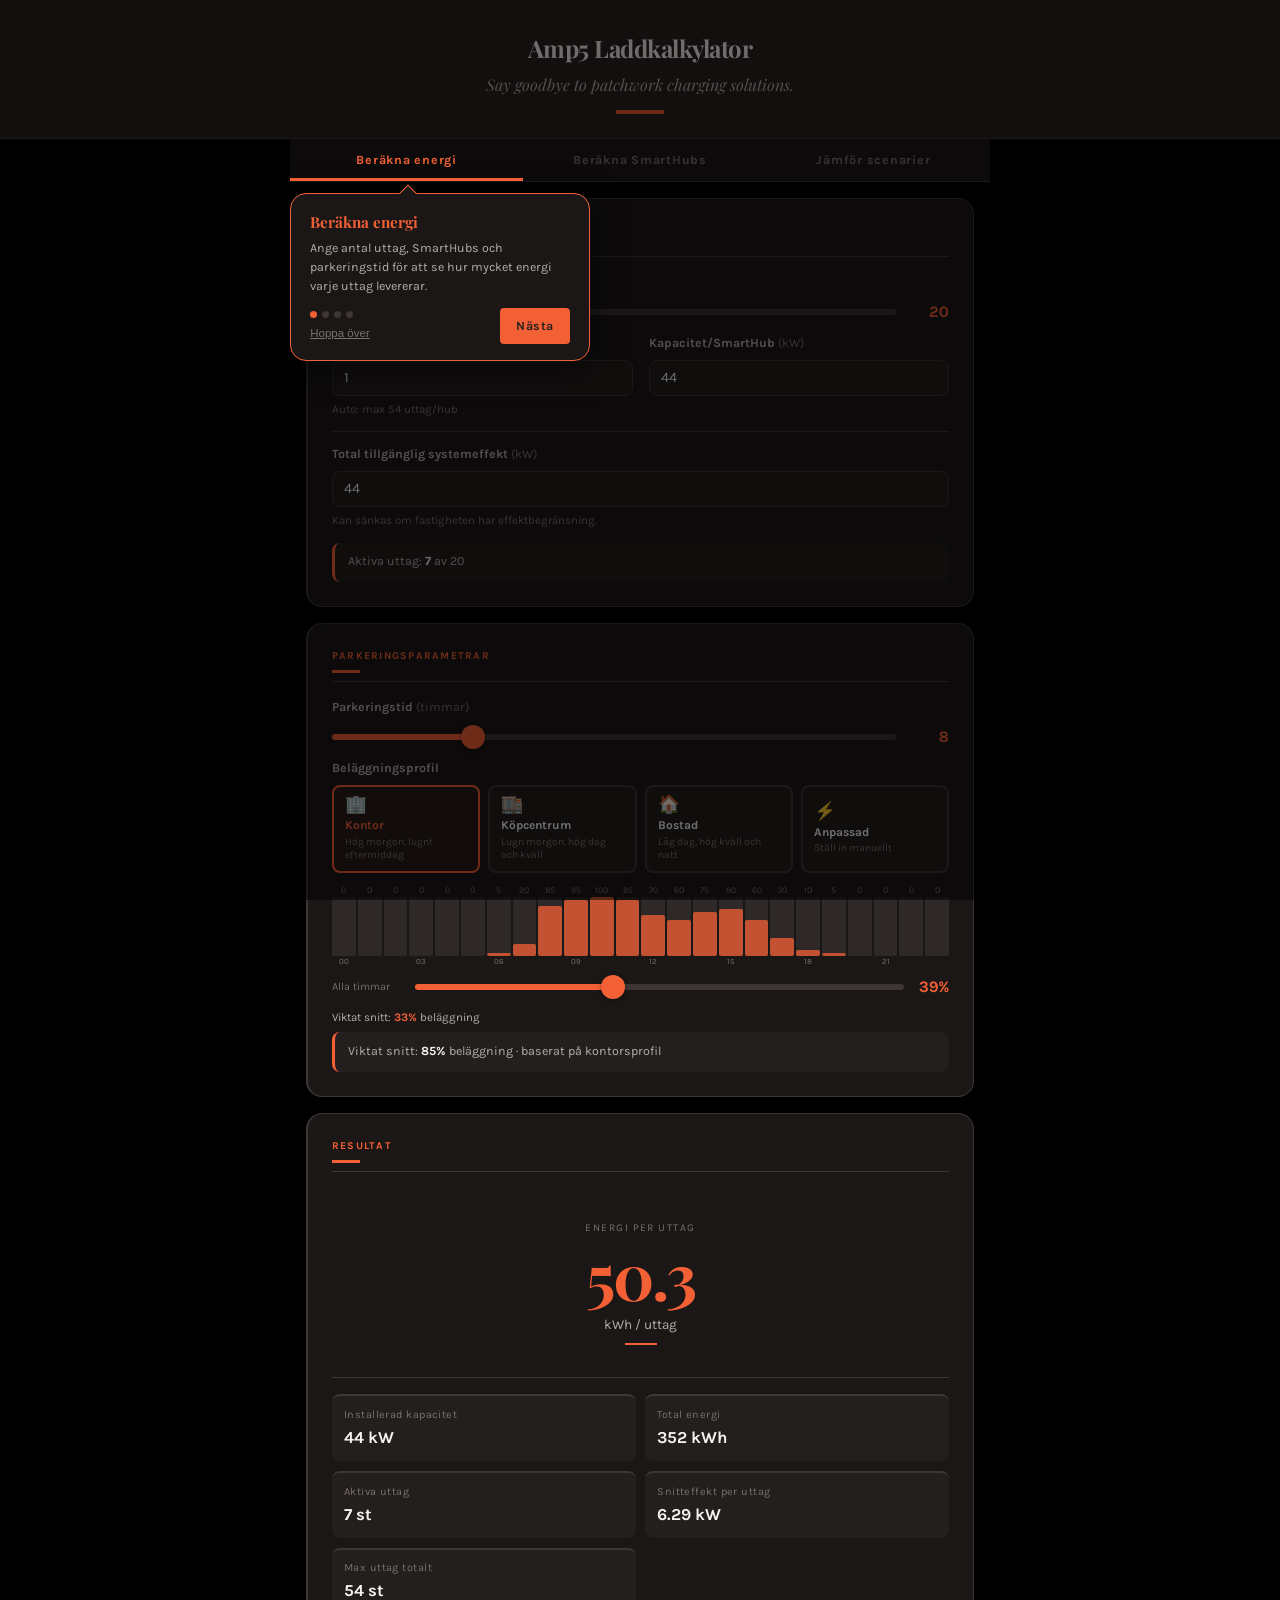
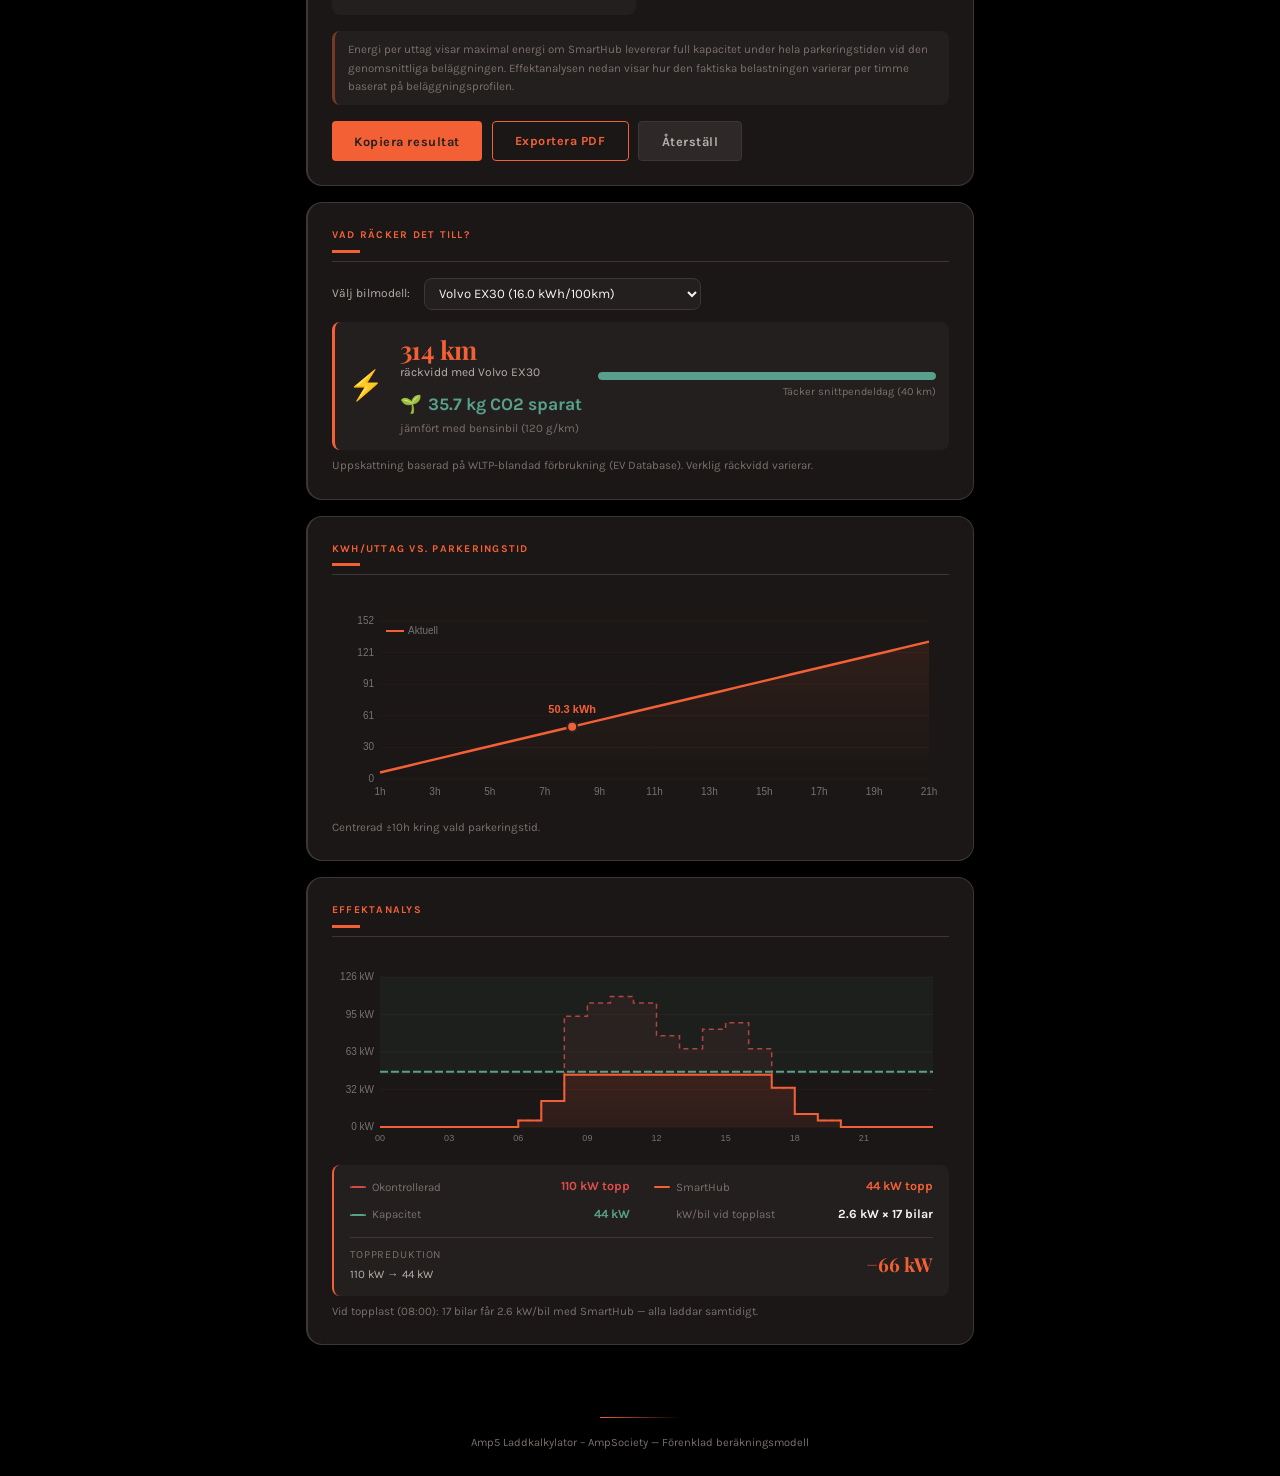
<file: amp5_kalkylator1.3.html>
<!DOCTYPE html>
<html lang="sv">
<head>
<meta charset="UTF-8">
<meta name="viewport" content="width=device-width, initial-scale=1.0">
<title>Amp5 Laddkalkylator</title>
<link href="https://fonts.googleapis.com/css2?family=Playfair+Display:wght@700&family=Karla:wght@300;400;600;700&display=swap" rel="stylesheet">
<style>
:root{--orange:#F46036;--orange-dark:#86341E;--orange-light:#F5A888;--orange-lightest:#FDE3D4;--green:#58A08B;--green-dark:#2E5449;--green-light:#B5CDC3;--black:#272120;--pure-black:#000000;--white:#FFFFFF;--surface:#1a1716;--surface2:#231f1e;--surface3:#2e2928;--border:#3d3634;--border-light:#4a4241;--text:#f5f2f0;--text-secondary:#b5aeab;--text-muted:#7a706c;--warning:#ffb74d;--error:#ef5350;--error-bg:rgba(239,83,80,0.1);--radius:16px;--radius-sm:8px;--font-heading:'Playfair Display',Georgia,serif;--font-body:'Karla',Arial,sans-serif}
*,*::before,*::after{box-sizing:border-box;margin:0;padding:0}
body{font-family:var(--font-body);background:var(--pure-black);color:var(--text);font-size:.78rem;line-height:1.6;min-height:100vh;-webkit-font-smoothing:antialiased}
header{padding:1.8rem 1.5rem 1.5rem;text-align:center;background:var(--black);border-bottom:1px solid var(--border)}
header h1{font-family:var(--font-heading);font-size:1.5rem;font-weight:700;letter-spacing:-.02em;color:var(--text)}
header .tagline{font-family:var(--font-heading);font-size:1rem;font-style:italic;color:var(--text-secondary);margin-top:.3rem;max-width:420px;margin-left:auto;margin-right:auto}
.brand-bar{width:48px;height:4px;background:var(--orange);border-radius:0;margin:.8rem auto 0}
.tab-bar{display:flex;background:#1a1716;border-bottom:1px solid var(--border);max-width:700px;margin:0 auto}
.tab-btn{flex:1;padding:.85rem 1rem;background:none;border:none;color:var(--text-muted);font-family:var(--font-body);font-size:.78rem;font-weight:700;letter-spacing:.06em;cursor:pointer;position:relative;transition:color .2s}
.tab-btn:hover{color:var(--text-secondary)}
.tab-btn.active{color:var(--orange)}
.tab-btn.active::after{content:'';position:absolute;bottom:0;left:0;right:0;height:3px;background:var(--orange)}
.tab-panel{display:none}.tab-panel.active{display:block}
.container{max-width:700px;margin:0 auto;padding:1rem}
.section{background:var(--surface);border:1px solid var(--border);border-left:2px solid var(--border);border-radius:var(--radius);padding:1.5rem;margin-bottom:1rem;transition:border-left-color .2s ease}
.section:hover{border-left-color:var(--orange)}
.section-title{font-size:.65rem;font-weight:700;text-transform:uppercase;letter-spacing:.12em;color:var(--orange);margin-bottom:1rem;padding-bottom:.5rem;border-bottom:1px solid var(--border)}
.section-title::after{content:'';display:block;width:28px;height:3px;background:var(--orange);margin-top:6px;border-radius:0}
.grid{display:grid;grid-template-columns:1fr 1fr;gap:1rem}
@media(max-width:500px){.grid{grid-template-columns:1fr}}
.field{margin-bottom:0}
.field label{display:block;font-size:.78rem;font-weight:700;color:var(--text-secondary);margin-bottom:.35rem}
.field label .unit{font-weight:400;color:var(--text-muted)}
.field input[type=number]{width:100%;padding:.55rem .7rem;background:var(--surface2);border:1px solid var(--border);border-radius:var(--radius-sm);color:var(--text);font-size:.9rem;font-family:var(--font-body);outline:none;transition:border-color .2s;-moz-appearance:textfield}
.field input[type=number]::-webkit-inner-spin-button,.field input[type=number]::-webkit-outer-spin-button{-webkit-appearance:none;margin:0}
.field input[type=number]:focus{border-color:var(--orange)}
.slider-group{margin-bottom:.6rem}
.slider-row{display:flex;align-items:center;gap:.8rem}
.slider-row input[type=range]{flex:1;height:6px;-webkit-appearance:none;appearance:none;background:linear-gradient(90deg,var(--orange) var(--val,0%),var(--border) var(--val,0%));border-radius:3px;outline:none;cursor:pointer}
.slider-row input[type=range]::-webkit-slider-thumb{-webkit-appearance:none;width:24px;height:24px;border-radius:50%;background:var(--orange);border:none;cursor:pointer;box-shadow:0 1px 4px rgba(0,0,0,.4);transition:box-shadow .2s}
.slider-row input[type=range]::-webkit-slider-thumb:focus,.slider-row input[type=range]::-webkit-slider-thumb:active{box-shadow:0 0 0 3px rgba(244,96,54,0.2)}
.slider-row input[type=range]:focus::-webkit-slider-thumb{box-shadow:0 0 0 3px rgba(244,96,54,0.2)}
.slider-row input[type=range]::-moz-range-thumb{width:24px;height:24px;border-radius:50%;background:var(--orange);border:none;cursor:pointer}
.slider-row input[type=range]::-moz-range-track{background:linear-gradient(90deg,var(--orange) var(--val,0%),var(--border) var(--val,0%));border-radius:3px;height:6px}
.slider-val{min-width:40px;text-align:right;font-family:var(--font-body);font-size:1rem;font-weight:700;color:var(--orange);font-variant-numeric:tabular-nums}
.help{display:block;font-size:.72rem;color:var(--text-muted);margin-top:.25rem}
.global-error{background:var(--error-bg);border:1px solid var(--error);border-radius:var(--radius-sm);color:var(--error);padding:.6rem .8rem;font-size:.78rem;margin-bottom:.8rem;display:none}
.global-error.visible{display:block}
.derived{background:var(--surface2);border-radius:var(--radius-sm);padding:.6rem .8rem;font-size:.78rem;color:var(--text-secondary);margin-top:.8rem;border-left:3px solid var(--orange)}
.derived span{color:var(--text);font-weight:700}
.total-kw-row{margin-top:.8rem;padding-top:.8rem;border-top:1px solid var(--border);display:none}
.total-kw-row.visible{display:block}
.result-hero{text-align:center;padding:2rem 0;margin-bottom:1rem;border-bottom:1px solid var(--border)}
.result-hero .label{font-size:.65rem;text-transform:uppercase;letter-spacing:.14em;color:var(--text-muted)}
.result-hero .value{font-family:var(--font-heading);font-size:4rem;font-weight:700;color:var(--orange);margin:.2rem 0;line-height:1.1;letter-spacing:-.03em}
.result-hero .sub{font-size:.85rem;font-family:var(--font-body);color:var(--text-secondary)}
.result-hero .sub::after{content:'';display:block;width:32px;height:2px;background:var(--orange);margin:8px auto 0;border-radius:0}
.result-grid{display:grid;grid-template-columns:1fr 1fr;gap:.6rem}
@media(max-width:500px){.result-grid{grid-template-columns:1fr}}
.result-item{background:var(--surface2);border-radius:var(--radius-sm);padding:.6rem .75rem;border-top:2px solid var(--border);transition:border-top-color .2s ease}
.result-item:hover{border-top-color:var(--orange)}
.result-item .r-label{font-size:.68rem;letter-spacing:.04em;color:var(--text-muted)}
.result-item .r-value{font-family:var(--font-body);font-size:1.05rem;font-weight:700;color:var(--text);margin-top:.1rem}
.result-item.highlight{border:1px solid var(--orange);border-top:2px solid var(--orange);background:rgba(244,96,54,.06)}
.result-item.highlight .r-value{color:var(--orange)}
.info-box{background:var(--surface2);border-radius:var(--radius-sm);padding:.6rem .8rem;font-size:.72rem;font-family:var(--font-body);color:var(--text-muted);margin-top:1rem;border-left:3px solid rgba(244,96,54,0.4)}
.btn-row{display:flex;gap:.6rem;margin-top:1rem;flex-wrap:wrap}
.btn{padding:.6rem 1.4rem;border:none;border-radius:4px;font-family:var(--font-body);font-size:.8rem;font-weight:700;letter-spacing:.04em;cursor:pointer;transition:all .2s;min-height:40px}
.btn-primary{background:var(--orange);color:#272120}
.btn-primary:hover{background:var(--orange-dark)}
.btn-secondary{background:var(--surface3);color:var(--text-secondary);border:1px solid var(--border);border-radius:4px}
.btn-secondary:hover{background:var(--border);color:var(--text)}
.btn .copied{display:none}
.btn.is-copied .default{display:none}
.btn.is-copied .copied{display:inline}
.chart-wrap{position:relative;width:100%}
.chart-wrap canvas{width:100%;height:220px;display:block}
#c_chart{height:280px}
.car-selector{display:flex;align-items:center;flex-wrap:wrap;gap:.4rem;margin-bottom:.8rem}
.car-selector select{padding:.4rem .6rem;background:var(--surface2);border:1px solid var(--border);border-radius:var(--radius-sm);color:var(--text);font-family:var(--font-body);font-size:.82rem;outline:none;cursor:pointer}
.car-selector select:focus{border-color:var(--orange)}
.car-range-display{display:flex;align-items:center;gap:1rem;padding:.8rem;background:var(--surface2);border-radius:var(--radius-sm);border-left:3px solid var(--orange)}
.car-range-icon{font-size:1.8rem;line-height:1}
.car-range-text .range-km{font-family:var(--font-heading);font-size:1.6rem;font-weight:700;color:var(--orange);line-height:1.1;letter-spacing:-.02em}
.car-range-text .range-label{font-size:.75rem;color:var(--text-secondary)}
.car-range-bar{flex:1;min-width:60px}
.car-range-bar-track{height:8px;background:var(--border);border-radius:4px;overflow:hidden}
.car-range-bar-fill{height:100%;background:var(--orange);border-radius:4px;transition:width .4s ease}
.car-range-bar-label{font-size:.68rem;color:var(--text-muted);margin-top:.2rem;text-align:right}
.compare-grid{display:grid;grid-template-columns:1fr;gap:1rem}
@media(min-width:640px){.compare-grid{grid-template-columns:repeat(auto-fit,minmax(200px,1fr))}}
.scenario-card{background:var(--surface);border:2px solid var(--border);border-radius:var(--radius);padding:1rem;position:relative}
.scenario-card:nth-child(1){border-top-color:var(--orange)}
.scenario-card:nth-child(2){border-top-color:var(--green)}
.scenario-card:nth-child(3){border-top-color:var(--orange-light)}
.scenario-card:nth-child(4){border-top-color:#B5CDC3}
.scenario-card:nth-child(5){border-top-color:#86341E}
.scenario-card:nth-child(6){border-top-color:#2E5449}
.scenario-card .card-label{font-size:.7rem;font-weight:700;text-transform:uppercase;letter-spacing:.06em;margin-bottom:.8rem;padding-bottom:.4rem;border-bottom:1px solid var(--border)}
.scenario-card:nth-child(1) .card-label{color:var(--orange)}
.scenario-card:nth-child(2) .card-label{color:var(--green)}
.scenario-card:nth-child(3) .card-label{color:var(--orange-light)}
.scenario-card:nth-child(4) .card-label{color:#B5CDC3}
.scenario-card:nth-child(5) .card-label{color:#86341E}
.scenario-card:nth-child(6) .card-label{color:#2E5449}
.scenario-card .card-field{margin-bottom:.6rem}
.scenario-card .card-field label{display:block;font-size:.7rem;color:var(--text-muted);margin-bottom:.2rem}
.scenario-card .card-field input{width:100%;padding:.4rem .55rem;background:var(--surface2);border:1px solid var(--border);border-radius:var(--radius-sm);color:var(--text);font-size:.85rem;font-family:var(--font-body);outline:none}
.scenario-card .card-field input:focus{border-color:var(--orange)}
.scenario-card .card-results{margin-top:.8rem;padding-top:.8rem;border-top:1px solid var(--border)}
.scenario-card .card-hero{text-align:center;margin-bottom:.6rem}
.scenario-card .card-hero .val{font-family:var(--font-heading);font-size:2.2rem;font-weight:700;line-height:1.1;letter-spacing:-.03em}
.scenario-card .card-hero .unit{font-size:.72rem;color:var(--text-muted)}
.scenario-card .card-stat{display:flex;justify-content:space-between;font-size:.72rem;padding:.2rem 0;border-bottom:1px solid rgba(255,255,255,.04)}
.scenario-card .card-stat .stat-label{color:var(--text-muted)}
.scenario-card .card-stat .stat-val{color:var(--text);font-weight:700}
.kwh-bar-wrap{height:6px;background:var(--surface2);border-radius:3px;margin-top:.5rem;overflow:hidden}
.kwh-bar{height:100%;border-radius:3px;transition:width .4s ease}
.compare-actions{display:flex;gap:.6rem;margin-top:1rem;flex-wrap:wrap;align-items:center}
.add-scenario-btn{padding:.5rem 1rem;background:var(--surface2);border:1px dashed var(--border-light);border-radius:var(--radius-sm);color:var(--text-muted);font-family:var(--font-body);font-size:.78rem;cursor:pointer;transition:all .2s}
.add-scenario-btn:hover{border-color:var(--orange);color:var(--orange)}
.remove-scenario-btn{position:absolute;top:.6rem;right:.6rem;width:22px;height:22px;background:var(--surface2);border:1px solid var(--border);border-radius:50%;color:var(--text-muted);font-size:.7rem;cursor:pointer;display:flex;align-items:center;justify-content:center;transition:all .2s;line-height:1}
.remove-scenario-btn:hover{background:var(--error);color:white;border-color:var(--error)}
footer{text-align:center;padding:1.5rem;font-family:var(--font-body);font-size:.7rem;color:var(--text-muted);border-top:none;margin-top:1rem;position:relative}
footer::before{content:'';display:block;width:80px;height:1px;background:linear-gradient(90deg,var(--orange),transparent);margin:0 auto 1rem}
.btn-pdf{padding:.6rem 1.4rem;background:transparent;border:1.5px solid var(--orange);border-radius:4px;color:var(--orange);font-family:var(--font-body);font-size:.78rem;font-weight:700;cursor:pointer;transition:all .2s;letter-spacing:.04em;min-height:40px}
.btn-pdf:hover{background:rgba(244,96,54,0.1)}
.btn-pdf:disabled{opacity:.5;cursor:wait}
/* ── Profile cards ── */
.profile-grid{display:grid;grid-template-columns:1fr 1fr 1fr 1fr;gap:.5rem;margin-bottom:.8rem}
@media(max-width:500px){.profile-grid{grid-template-columns:1fr 1fr}}
.profile-card{background:var(--surface2);border:2px solid var(--border);border-radius:var(--radius-sm);padding:.6rem .7rem;min-height:64px;cursor:pointer;transition:all .2s;display:flex;flex-direction:column;justify-content:center}
.profile-card:hover{border-color:var(--border-light);background:var(--surface3)}
.profile-card.active{border-color:var(--orange);background:rgba(244,96,54,.06)}
.profile-card .pc-icon{font-size:1.1rem;line-height:1;margin-bottom:.25rem}
.profile-card .pc-name{font-size:.75rem;font-weight:700;color:var(--text);line-height:1.2}
.profile-card.active .pc-name{color:var(--orange)}
.profile-card .pc-desc{font-size:.65rem;color:var(--text-muted);line-height:1.3;margin-top:.15rem}
.profile-derived{margin-top:.4rem}
/* ── EQ Occupancy Editor ── */
.eq-wrap{margin-top:.8rem}
.eq-grid{display:grid;grid-template-columns:repeat(24,1fr);gap:2px;height:80px;align-items:end}
.eq-col{display:flex;flex-direction:column;align-items:center;height:100%;position:relative}
.eq-val{font-size:.55rem;color:var(--text-muted);line-height:1;margin-bottom:2px;min-height:8px}
.eq-track{flex:1;width:100%;background:var(--surface3);border-radius:2px;position:relative;overflow:hidden;cursor:pointer}
.eq-fill{position:absolute;bottom:0;left:0;right:0;background:var(--orange);opacity:.75;transition:height .3s ease;border-radius:2px 2px 0 0}
.eq-slider{position:absolute;inset:0;width:100%;height:100%;opacity:0;cursor:pointer;writing-mode:vertical-lr;direction:rtl;-webkit-appearance:slider-vertical;appearance:slider-vertical;margin:0;padding:0}
.eq-hour{font-size:.5rem;color:var(--text-muted);margin-top:2px;line-height:1}
.eq-col:not(:nth-child(3n+1)) .eq-hour{visibility:hidden}
@media(max-width:500px){.eq-col:not(:nth-child(6n+1)) .eq-hour{visibility:hidden}}
.eq-avg{font-size:.72rem;color:var(--text-secondary);margin-top:.5rem}
.eq-avg span{font-weight:700;color:var(--orange)}
/* ── Effect legend (HTML) ── */
.effect-legend{display:grid;grid-template-columns:1fr 1fr;gap:.5rem 1.5rem;margin-top:.75rem;padding:.75rem 1rem;background:var(--surface2);border-radius:var(--radius-sm);border-left:2px solid var(--orange)}
.effect-legend-row{display:flex;justify-content:space-between;align-items:center;font-size:.72rem}
.effect-legend-row .el-label{display:flex;align-items:center;gap:.4rem;color:var(--text-muted)}
.effect-legend-row .el-label::before{content:'';display:inline-block;width:16px;height:2px;border-radius:1px;flex-shrink:0}
.effect-legend-row.el-uncontrolled .el-label::before{background:none;border-top:2px dashed rgba(239,83,80,0.85)}
.effect-legend-row.el-smarthub .el-label::before{background:#F46036}
.effect-legend-row.el-capacity .el-label::before{background:none;border-top:2px dashed #58A08B}
.effect-legend-row.el-floor .el-label::before{background:none;border-top:2px dotted var(--warning)}
.effect-legend-row .el-val{font-weight:700;font-size:.78rem}
.effect-legend-saving{grid-column:1/-1;display:flex;justify-content:space-between;align-items:center;padding-top:.5rem;margin-top:.25rem;border-top:1px solid var(--border);font-size:.72rem}
.effect-legend-saving .el-saving-val{font-family:var(--font-heading);font-size:1.2rem;font-weight:700;color:var(--orange)}
/* ── Onboarding tour ── */
.tour-overlay{position:fixed;inset:0;background:rgba(0,0,0,.55);z-index:999;transition:opacity .2s}
.tour-highlight{position:relative;z-index:1001}
.tour-tooltip{position:absolute;z-index:1000;background:var(--surface);border:1px solid var(--orange);border-radius:var(--radius);padding:1rem 1.2rem;max-width:300px;width:calc(100vw - 32px);box-shadow:0 8px 32px rgba(0,0,0,.5);animation:tourFadeIn .25s ease}
@keyframes tourFadeIn{from{opacity:0;transform:translateY(6px)}to{opacity:1;transform:translateY(0)}}
.tour-tooltip::before{content:'';position:absolute;width:12px;height:12px;background:var(--surface);border:1px solid var(--orange);transform:rotate(45deg)}
.tour-tooltip.pos-below::before{top:-7px;left:var(--arrow-left,24px);border-right:none;border-bottom:none}
.tour-tooltip.pos-above::before{bottom:-7px;left:var(--arrow-left,24px);border-left:none;border-top:none}
.tour-title{font-family:var(--font-heading);font-size:.95rem;font-weight:700;color:var(--orange);margin-bottom:.35rem}
.tour-text{font-family:var(--font-body);font-size:.78rem;color:var(--text-secondary);line-height:1.5}
.tour-footer{display:flex;justify-content:space-between;align-items:center;margin-top:.8rem}
.tour-dots{display:flex;gap:5px}
.tour-dot{width:7px;height:7px;border-radius:50%;background:var(--border);transition:background .2s}
.tour-dot.active{background:var(--orange)}
.tour-next{padding:.45rem 1rem;background:var(--orange);color:#272120;border:none;border-radius:4px;font-family:var(--font-body);font-size:.78rem;font-weight:700;letter-spacing:.04em;cursor:pointer;min-height:36px;transition:background .2s}
.tour-next:hover{background:var(--orange-dark)}
.tour-skip{background:none;border:none;color:var(--text-muted);font-size:.72rem;cursor:pointer;text-decoration:underline;padding:.2rem 0}
.tour-skip:hover{color:var(--text-secondary)}
/* ── Mobile touch targets (44px min) ── */
@media(max-width:600px){
.slider-row input[type=range]{height:44px;padding:19px 0;touch-action:manipulation}
.slider-row input[type=range]::-webkit-slider-thumb{width:28px;height:28px}
.slider-row input[type=range]::-moz-range-thumb{width:28px;height:28px}
.field input[type=number]{min-height:44px}
.scenario-card .card-field input{min-height:44px;padding:.5rem .65rem}
.car-selector select{min-height:44px;padding:.5rem .65rem}
.tab-btn{min-height:44px}
.btn,.btn-pdf,.add-scenario-btn{min-height:44px}
.remove-scenario-btn{width:32px;height:32px;font-size:.85rem}
.remove-scenario-btn::after{content:'';position:absolute;top:50%;left:50%;width:44px;height:44px;transform:translate(-50%,-50%)}
.eq-grid{height:100px}
.eq-col{min-width:0}
.eq-track{min-width:12px}
.eq-slider{touch-action:manipulation}
}
/* ── Hide print header in normal view ── */
.print-header{display:none}
.print-only-value{display:none;font-size:8.5pt;font-weight:600;color:#272120}
/* ── Print styles ── */
@media print{
@page{size:A4 portrait;margin:0}
*{-webkit-print-color-adjust:exact!important;print-color-adjust:exact!important}
body{background:#ffffff!important;color:#272120!important;font-family:'Karla',Arial,sans-serif;font-size:9pt;line-height:1.5}
header,.tab-bar,.tab-panel,footer,.btn-row,.tour-overlay,.tour-tooltip,.info-box,.global-error,.profile-grid,.profile-derived{display:none!important}
body[data-print-tab="energy"] #panel-energy,body[data-print-tab="hubs"] #panel-hubs,body[data-print-tab="compare"] #panel-compare{display:block!important}
.print-header{display:block!important;padding:10mm 14mm 0;background:#272120!important}
.print-header-inner{display:flex;justify-content:space-between;align-items:flex-end;padding-bottom:5mm}
.print-logo-text{font-family:'Playfair Display',Georgia,serif;font-size:18pt;font-weight:700;color:#F46036!important;letter-spacing:-.02em}
.print-balk{width:28pt;height:3pt;background:#F46036!important;margin-top:3pt}
.print-doc-title{font-family:'Karla',Arial,sans-serif;font-size:9pt;font-weight:600;color:#f5f2f0!important;text-align:right}
.print-doc-date{font-size:7.5pt;color:#7a706c!important;text-align:right;margin-top:2pt}
.print-header-rule{height:1pt;background:#F46036!important;width:100%}
.container{max-width:100%!important;padding:6mm 14mm!important}
.section{background:#ffffff!important;border:1pt solid #e0dbd8!important;border-left:3pt solid #F46036!important;border-radius:4pt!important;padding:5mm 6mm!important;margin-bottom:4mm!important;break-inside:avoid}
.section:hover{border-left-color:#F46036!important}
.section-title{color:#F46036!important;font-size:7pt!important;letter-spacing:.12em!important;border-bottom:.5pt solid #e0dbd8!important;padding-bottom:2mm!important;margin-bottom:3mm!important}
.section-title::after{display:none!important}
.result-hero{padding:4mm 0!important;border-bottom:.5pt solid #e0dbd8!important;margin-bottom:3mm!important}
.result-hero .label{font-size:7pt!important;color:#7a706c!important}
.result-hero .value{font-family:'Playfair Display',Georgia,serif!important;font-size:32pt!important;color:#F46036!important;line-height:1.1!important}
.result-hero .sub{font-size:8pt!important;color:#7a706c!important}
.result-hero .sub::after{display:none!important}
.result-grid{grid-template-columns:1fr 1fr 1fr!important;gap:2mm!important}
.result-item{background:#f9f7f5!important;border-top:1.5pt solid #e0dbd8!important;border-radius:2pt!important;padding:2mm 3mm!important}
.result-item:hover{border-top-color:#e0dbd8!important}
.result-item.highlight{border-top-color:#F46036!important;background:#fde3d4!important}
.result-item.highlight .r-value{color:#86341E!important}
.result-item .r-label{font-size:6.5pt!important;color:#7a706c!important}
.result-item .r-value{font-size:9.5pt!important;font-weight:700!important;color:#272120!important}
.derived{background:#f9f7f5!important;border-left:2pt solid #F46036!important;color:#272120!important;font-size:7.5pt!important;padding:2mm 3mm!important}
.derived span{color:#86341E!important}
.slider-group,.slider-row input[type=range]{display:none!important}
.print-only-value{display:inline!important}
.slider-val{font-weight:700!important;color:#272120!important;font-size:9pt!important}
.field input[type=number]{background:#f9f7f5!important;border:.5pt solid #e0dbd8!important;color:#272120!important;font-size:8.5pt!important;padding:1.5mm 2mm!important}
.field label{color:#272120!important;font-size:7.5pt!important}
.help{color:#7a706c!important;font-size:6.5pt!important}
.chart-wrap canvas{max-width:100%!important;height:auto!important}
#e_effectChart{height:180px!important}
.effect-legend{background:#f9f7f5!important;border-left-color:#F46036!important;break-inside:avoid}
.effect-legend-row .el-val,.effect-legend-saving .el-saving-val{color:#272120!important}
.effect-legend-saving .el-saving-val{color:#86341E!important}
.car-range-display{background:#f9f7f5!important;border-left:2pt solid #F46036!important}
.car-range-text .range-km{color:#F46036!important;font-size:14pt!important}
.car-range-text .range-label{color:#7a706c!important}
.car-range-bar-track{background:#e0dbd8!important}
.car-range-bar-fill{background:#58A08B!important}
.car-selector select{background:#f9f7f5!important;border:.5pt solid #e0dbd8!important;color:#272120!important;font-size:8pt!important}
.compare-grid{grid-template-columns:repeat(3,1fr)!important;gap:3mm!important}
.scenario-card{background:#f9f7f5!important;border:.5pt solid #e0dbd8!important;border-radius:4pt!important;padding:3mm 4mm!important;break-inside:avoid}
.scenario-card .card-hero .val{font-size:18pt!important}
.scenario-card .card-stat{font-size:7pt!important;border-bottom-color:#e0dbd8!important}
.scenario-card .card-stat .stat-label{color:#7a706c!important}
.scenario-card .card-stat .stat-val{color:#272120!important}
.scenario-card .card-label{color:#272120!important}
.scenario-card .card-field label{color:#7a706c!important}
.scenario-card .card-field input{background:#ffffff!important;border:.5pt solid #e0dbd8!important;color:#272120!important;font-size:8pt!important}
.kwh-bar-wrap{background:#e0dbd8!important}
.remove-scenario-btn,.add-scenario-btn,.compare-actions{display:none!important}
.eq-wrap{margin-top:2mm!important}
.eq-global{display:none!important}
.eq-grid{height:40px!important;gap:1px!important}
.eq-val{display:none!important}
.eq-slider{display:none!important}
.eq-hour{font-size:5pt!important;color:#7a706c!important}
.eq-fill{background:#F46036!important;opacity:.6!important}
.eq-track{background:#e0dbd8!important}
.eq-avg{font-size:7.5pt!important;color:#272120!important}
.eq-avg span{color:#86341E!important}
}
</style>
</head>
<body>
<div class="print-header">
  <div class="print-header-inner">
    <div class="print-logo">
      <span class="print-logo-text">AmpSociety</span>
      <div class="print-balk"></div>
    </div>
    <div class="print-meta">
      <div class="print-doc-title" id="print-doc-title">Amp5 Laddkalkylator</div>
      <div class="print-doc-date" id="print-doc-date"></div>
    </div>
  </div>
  <div class="print-header-rule"></div>
</div>
<header>
  <h1>Amp5 Laddkalkylator</h1>
  <p class="tagline">Say goodbye to patchwork charging solutions.</p>
  <div class="brand-bar"></div>
</header>
<div class="tab-bar">
  <button class="tab-btn active" data-tab="energy" onclick="switchTab('energy')">Beräkna energi</button>
  <button class="tab-btn" data-tab="hubs" onclick="switchTab('hubs')">Beräkna SmartHubs</button>
  <button class="tab-btn" data-tab="compare" onclick="switchTab('compare')">Jämför scenarier</button>
</div>

<!-- TAB 1 -->
<div class="tab-panel active" id="panel-energy"><div class="container">
  <div class="section">
    <div class="section-title">Systemkonfiguration</div>
    <div class="slider-group"><div class="field"><label>Antal uttag</label>
      <div class="slider-row"><input type="range" id="e_outletSlider" min="1" max="250" step="1" value="20"><span class="slider-val" id="e_outletVal">20</span></div>
    </div></div>
    <div class="grid" style="margin-top:.5rem">
      <div class="field"><label>Antal SmartHubs</label><input type="number" id="e_numHubs" min="1" step="1" value="1"><span class="help">Auto: max 54 uttag/hub</span></div>
      <div class="field"><label>Kapacitet/SmartHub <span class="unit">(kW)</span></label><input type="number" id="e_kwPerHub" min="1" max="44" step="1" value="44"></div>
    </div>
    <!-- FIX 3: always visible -->
    <div class="total-kw-row visible" id="e_totalKwRow">
      <div class="field"><label>Total tillgänglig systemeffekt <span class="unit">(kW)</span></label>
        <input type="number" id="e_totalKw" min="1" step="1" value="44">
        <span class="help">Kan sänkas om fastigheten har effektbegränsning.</span>
      </div>
    </div>
    <div class="derived" id="e_derivedInfo" style="display:none"></div>
  </div>
  <div class="section">
    <div class="section-title">Parkeringsparametrar</div>
    <div class="slider-group"><div class="field"><label>Parkeringstid <span class="unit">(timmar)</span></label>
      <div class="slider-row"><input type="range" id="e_parkingSlider" min="3" max="24" step="0.5" value="8"><span class="slider-val" id="e_parkingVal">8</span></div>
    </div></div>
    <div class="field"><label>Beläggningsprofil</label> <span id="e_activePrintProfile" class="print-only-value"></span></div>
    <div class="profile-grid" id="e_profileGrid">
      <div class="profile-card active" data-profile="kontor"><span class="pc-icon">🏢</span><span class="pc-name">Kontor</span><span class="pc-desc">Hög morgon, lugnt eftermiddag</span></div>
      <div class="profile-card" data-profile="kopcenter"><span class="pc-icon">🏬</span><span class="pc-name">Köpcentrum</span><span class="pc-desc">Lugn morgon, hög dag och kväll</span></div>
      <div class="profile-card" data-profile="bostad"><span class="pc-icon">🏠</span><span class="pc-name">Bostad</span><span class="pc-desc">Låg dag, hög kväll och natt</span></div>
      <div class="profile-card" data-profile="custom"><span class="pc-icon">⚡</span><span class="pc-name">Anpassad</span><span class="pc-desc">Ställ in manuellt</span></div>
    </div>
    <div class="eq-wrap" id="e_eqWrap">
      <div class="eq-grid" id="e_eqGrid"></div>
      <div class="eq-global" style="margin-top:.5rem">
        <div class="slider-row"><label style="font-size:.68rem;color:var(--text-muted);min-width:70px">Alla timmar</label><input type="range" id="e_eqGlobalSlider" min="0" max="100" step="5" value="39"><span class="slider-val" id="e_eqGlobalVal" style="min-width:32px">39%</span></div>
      </div>
      <div class="eq-avg" id="e_eqAvg">Viktat snitt: <span>39%</span> beläggning</div>
    </div>
    <div class="derived profile-derived" id="e_profileDerived">Viktat snitt: <span>85%</span> beläggning · baserat på kontorsprofil</div>
  </div>
  <div id="e_globalError" class="global-error"></div>
  <div class="section" id="e_resultsSection">
    <div class="section-title">Resultat</div>
    <div class="result-hero"><div class="label">Energi per uttag</div><div class="value" id="e_heroValue">—</div><div class="sub">kWh / uttag</div></div>
    <div class="result-grid">
      <div class="result-item"><div class="r-label">Installerad kapacitet</div><div class="r-value" id="e_rInstalled">—</div></div>
      <div class="result-item" id="e_rEffectiveItem" style="display:none"><div class="r-label">Effektiv kapacitet</div><div class="r-value" id="e_rEffective">—</div></div>
      <div class="result-item"><div class="r-label">Total energi</div><div class="r-value" id="e_rTotalEnergy">—</div></div>
      <div class="result-item"><div class="r-label">Aktiva uttag</div><div class="r-value" id="e_rActiveSockets">—</div></div>
      <div class="result-item"><div class="r-label">Snitteffekt per uttag</div><div class="r-value" id="e_rPowerPerSocket">—</div></div>
      <div class="result-item"><div class="r-label">Max uttag totalt</div><div class="r-value" id="e_rMaxSockets">—</div></div>
    </div>
    <div class="info-box">Energi per uttag visar maximal energi om SmartHub levererar full kapacitet under hela parkeringstiden vid den genomsnittliga beläggningen. Effektanalysen nedan visar hur den faktiska belastningen varierar per timme baserat på beläggningsprofilen.</div>
    <div class="btn-row">
      <button class="btn btn-primary" id="e_copyBtn" onclick="copyEnergyResults()"><span class="default">Kopiera resultat</span><span class="copied">✓ Kopierat!</span></button>
      <button class="btn btn-pdf" id="e_pdfBtn" onclick="printCurrentTab()">Exportera PDF</button>
      <button class="btn btn-secondary" onclick="resetEnergy()">Återställ</button>
    </div>
  </div>
  <div class="section">
    <div class="section-title">Vad räcker det till?</div>
    <div class="car-selector"><label style="font-size:.75rem;color:var(--text-secondary);margin-right:.5rem">Välj bilmodell:</label><select id="e_carSelect" onchange="onCarSelectChange(this)"></select></div>
    <div class="car-range-display" id="e_carRange"></div>
    <span class="help" style="display:block;margin-top:.4rem">Uppskattning baserad på WLTP-blandad förbrukning (EV Database). Verklig räckvidd varierar.</span>
  </div>
  <div class="section">
    <div class="section-title">kWh/uttag vs. parkeringstid</div>
    <div class="chart-wrap"><canvas id="e_chart"></canvas></div>
    <span class="help" style="display:block;margin-top:.4rem">Centrerad ±10h kring vald parkeringstid.</span>
  </div>
  <div class="section">
    <div class="section-title">Effektanalys</div>
    <div class="chart-wrap"><canvas id="e_effectChart"></canvas></div>
    <div class="effect-legend" id="e_effectLegend"></div>
    <span class="help" id="e_effectChartInfo" style="display:block;margin-top:.4rem"></span>
  </div>
</div></div>

<!-- TAB 2 -->
<div class="tab-panel" id="panel-hubs"><div class="container">
  <div class="section">
    <div class="section-title">Ditt behov</div>
    <div class="slider-group"><div class="field"><label>Antal platser (uttag)</label>
      <div class="slider-row"><input type="range" id="h_outletSlider" min="1" max="250" step="1" value="40"><span class="slider-val" id="h_outletVal">40</span></div>
    </div></div>
    <div class="grid" style="margin-top:.5rem">
      <div class="field"><label>Önskad energi per uttag <span class="unit">(kWh)</span></label><input type="number" id="h_targetKwh" min="1" max="200" step="0.5" value="15"></div>
      <div class="field"><label>Parkeringstid <span class="unit">(timmar)</span></label><input type="number" id="h_parkingTime" min="3" max="24" step="0.5" value="8"></div>
    </div>
    <div class="slider-group" style="margin-top:.8rem"><div class="field"><label>Beläggningsgrad <span class="unit">(%)</span></label>
      <div class="slider-row"><input type="range" id="h_occSlider" min="10" max="100" step="5" value="100"><span class="slider-val" id="h_occVal">100%</span></div>
      <span class="help">Andel av uttagen som används samtidigt.</span>
    </div></div>
    <div class="grid" style="margin-top:.5rem">
      <div class="field"><label>Kapacitet/SmartHub <span class="unit">(kW)</span></label><input type="number" id="h_kwPerHub" min="1" max="44" step="1" value="44"></div>
    </div>
    <div class="total-kw-row visible" id="h_totalKwRow" style="margin-top:.8rem;padding-top:.8rem;border-top:1px solid var(--border)">
      <div class="field"><label>Total tillgänglig systemeffekt <span class="unit">(kW)</span></label>
        <input type="number" id="h_totalKw" min="1" step="1" value="">
        <span class="help">Fastighetens effekttak. Lämna tomt för obegränsat.</span>
      </div>
    </div>
    <div class="derived" id="h_derivedInfo" style="display:none"></div>
  </div>
  <div id="h_globalError" class="global-error"></div>
  <div class="section" id="h_resultsSection">
    <div class="section-title">Resultat</div>
    <div class="result-hero"><div class="label">SmartHubs som krävs</div><div class="value" id="h_heroValue">—</div><div class="sub">SmartHub(s)</div></div>
    <div class="result-grid">
      <div class="result-item highlight"><div class="r-label">Kräver minst effekt</div><div class="r-value" id="h_rRequiredKw">—</div></div>
      <div class="result-item highlight"><div class="r-label">Installerad kapacitet</div><div class="r-value" id="h_rInstalledKw">—</div></div>
      <div class="result-item" id="h_rEffectiveItem" style="display:none"><div class="r-label">Effektiv kapacitet (efter tak)</div><div class="r-value" id="h_rEffectiveKw">—</div></div>
      <div class="result-item"><div class="r-label">Aktiva uttag</div><div class="r-value" id="h_rActiveSockets">—</div></div>
      <div class="result-item"><div class="r-label">Faktisk energi/uttag</div><div class="r-value" id="h_rActualKwh">—</div></div>
      <div class="result-item"><div class="r-label">Hubs pga uttag (54/hub)</div><div class="r-value" id="h_rHubsBySlots">—</div></div>
      <div class="result-item"><div class="r-label">Hubs pga effekt</div><div class="r-value" id="h_rHubsByPower">—</div></div>
    </div>
    <div class="info-box" id="h_infoBox">Antalet SmartHubs bestäms av det högsta av två krav: fysiska uttag (max 54/hub) och den effekt som krävs.</div>
    <div class="btn-row">
      <button class="btn btn-primary" id="h_copyBtn" onclick="copyHubResults()"><span class="default">Kopiera resultat</span><span class="copied">✓ Kopierat!</span></button>
      <button class="btn btn-pdf" id="h_pdfBtn" onclick="printCurrentTab()">Exportera PDF</button>
      <button class="btn btn-secondary" onclick="resetHubs()">Återställ</button>
    </div>
  </div>
  <div class="section">
    <div class="section-title">Vad räcker det till?</div>
    <div class="car-selector"><label style="font-size:.75rem;color:var(--text-secondary);margin-right:.5rem">Välj bilmodell:</label><select id="h_carSelect" onchange="onCarSelectChange(this)"></select></div>
    <div class="car-range-display" id="h_carRange"></div>
    <span class="help" style="display:block;margin-top:.4rem">Uppskattning baserad på WLTP-blandad förbrukning (EV Database). Verklig räckvidd varierar.</span>
  </div>
  <div class="section">
    <div class="section-title">SmartHubs vs. önskad energi per uttag</div>
    <div class="chart-wrap"><canvas id="h_chart"></canvas></div>
    <span class="help" style="display:block;margin-top:.4rem">Visar antal SmartHubs som funktion av önskad kWh/uttag.</span>
  </div>
</div></div>

<!-- TAB 3 -->
<div class="tab-panel" id="panel-compare"><div class="container">
  <div class="section">
    <div class="section-title">Jämför scenarier</div>
    <span class="help" style="display:block;margin-bottom:1rem">Ändra värdena direkt i varje kort. Resultaten uppdateras live. Max 54 uttag/hub, 44 kW/hub.</span>
    <div class="compare-grid" id="c_grid"></div>
    <div class="compare-actions">
      <button class="add-scenario-btn" id="c_addBtn" onclick="addScenario()">+ Lägg till scenario</button>
      <button class="btn btn-primary" id="c_copyBtn" onclick="copyCompareResults()"><span class="default">Kopiera jämförelse</span><span class="copied">✓ Kopierat!</span></button>
      <button class="btn btn-pdf" id="c_pdfBtn" onclick="printCurrentTab()">Exportera PDF</button>
      <button class="btn btn-secondary" onclick="resetCompare()">Återställ</button>
    </div>
  </div>
  <div class="section">
    <div class="section-title">Jämförelsediagram</div>
    <div class="chart-wrap"><canvas id="c_chart"></canvas></div>
  </div>
</div></div>

<footer>Amp5 Laddkalkylator – AmpSociety &mdash; Förenklad beräkningsmodell</footer>

<script>
(function(){
'use strict';

window.switchTab=function(tab){
  document.querySelectorAll('.tab-btn').forEach(function(b){b.classList.toggle('active',b.dataset.tab===tab);});
  document.querySelectorAll('.tab-panel').forEach(function(p){p.classList.toggle('active',p.id==='panel-'+tab);});
  if(tab==='energy')renderEnergy();
  else if(tab==='hubs')renderHubs();
  else if(tab==='compare')renderCompare();
};

// ── TAB 1: ENERGY ──────────────────────────────────────
var eE={
  outletSlider:document.getElementById('e_outletSlider'),
  outletVal:document.getElementById('e_outletVal'),
  numHubs:document.getElementById('e_numHubs'),
  kwPerHub:document.getElementById('e_kwPerHub'),
  totalKwRow:document.getElementById('e_totalKwRow'),
  totalKw:document.getElementById('e_totalKw'),
  derivedInfo:document.getElementById('e_derivedInfo'),
  parkingSlider:document.getElementById('e_parkingSlider'),
  parkingVal:document.getElementById('e_parkingVal'),
  globalError:document.getElementById('e_globalError'),
  heroValue:document.getElementById('e_heroValue'),
  rInstalled:document.getElementById('e_rInstalled'),
  rEffective:document.getElementById('e_rEffective'),
  rTotalEnergy:document.getElementById('e_rTotalEnergy'),
  rActiveSockets:document.getElementById('e_rActiveSockets'),
  rPowerPerSocket:document.getElementById('e_rPowerPerSocket'),
  rMaxSockets:document.getElementById('e_rMaxSockets'),
  chart:document.getElementById('e_chart'),
  rEffectiveItem:document.getElementById('e_rEffectiveItem'),
  resultsSection:document.getElementById('e_resultsSection'),
  profileGrid:document.getElementById('e_profileGrid'),
  profileDerived:document.getElementById('e_profileDerived'),
  eqGrid:document.getElementById('e_eqGrid'),
  eqAvg:document.getElementById('e_eqAvg'),
  effectChart:document.getElementById('e_effectChart')
};

var pdfMode=false;
var eHubFloor=1;
var eTotalKwUser=null; // null = follow installed capacity
function num(v,fallback){var n=parseFloat(v);return isNaN(n)?fallback:n;}
var KW_PER_CAR_UNCONTROLLED=5.5; // Representativt snitt för blandad laddning (kW/uttag)
var KW_PER_CAR_MIN=5.5; // SmartHub garanterat minimum per aktiv bil

function eParse(){
  var outlets=parseInt(eE.outletSlider.value)||1;
  var numHubs=Math.max(1,parseInt(eE.numHubs.value)||1);
  var kwPerHub=Math.min(44,Math.max(1,num(eE.kwPerHub.value,44)));
  var parking=Math.max(3,Math.min(24,num(eE.parkingSlider.value,8)));
  var occ=Math.round(hourlyOccupancy.reduce(function(s,v){return s+v;},0)/24);
  var installedKw=numHubs*kwPerHub;
  var totalKwLimit=(eTotalKwUser!==null)?Math.min(installedKw,Math.max(1,eTotalKwUser)):installedKw;
  var activeSockets=Math.max(1,Math.ceil(outlets*occ/100));
  var maxSockets=numHubs*54;
  return{outlets,numHubs,kwPerHub,parking,occ,installedKw,totalKwLimit,activeSockets,maxSockets};
}

function eCalc(d){
  var effectiveKw=Math.min(d.installedKw,d.totalKwLimit);
  var totalEnergy=effectiveKw*d.parking;
  var energyPerSocket=totalEnergy/d.activeSockets;
  var powerPerSocket=effectiveKw/d.activeSockets;
  var belowMinFloor=powerPerSocket<KW_PER_CAR_MIN;
  var maxActiveWithFloor=Math.floor(effectiveKw/KW_PER_CAR_MIN);
  return{effectiveKw,totalEnergy,energyPerSocket,powerPerSocket,belowMinFloor,maxActiveWithFloor};
}

function renderEnergy(){
  var outlets=parseInt(eE.outletSlider.value)||1;
  eE.outletVal.textContent=outlets;

  var autoHubs=Math.ceil(outlets/54);
  var newHubs=Math.max(autoHubs,eHubFloor);
  if(document.activeElement!==eE.numHubs)eE.numHubs.value=newHubs;

  var d=eParse();

  // FIX 2: sync displayed totalKw if user value exceeds new installed
  if(eTotalKwUser!==null&&eTotalKwUser>d.installedKw){
    eTotalKwUser=d.installedKw;
    eE.totalKw.value=d.installedKw;
  }
  // FIX 3: row is always visible; just keep value in sync when no user override
  if(eTotalKwUser===null){eE.totalKw.value=d.installedKw;}

  eE.parkingVal.textContent=d.parking;
  if(eE.eqAvg)eE.eqAvg.innerHTML='Viktat snitt: <span>'+d.occ+'%</span> bel\u00e4ggning';

  var hasError=false;
  if(d.outlets>d.maxSockets){
    eE.globalError.textContent='Antal uttag ('+d.outlets+') överskrider max kapacitet ('+d.maxSockets+' uttag för '+d.numHubs+' SmartHubs).';
    eE.globalError.classList.add('visible');hasError=true;
  }else{eE.globalError.classList.remove('visible');}

  var info=['Aktiva uttag: <span>'+d.activeSockets+'</span> av '+d.outlets];
  if(d.numHubs>1)info.push('Uttag per hub (snitt): <span>'+(d.outlets/d.numHubs).toFixed(1)+'</span>');
  eE.derivedInfo.innerHTML=info.join(' &nbsp;|&nbsp; ');
  eE.derivedInfo.style.display='block';

  if(hasError){eE.heroValue.textContent='—';eE.resultsSection.style.opacity='0.4';return;}
  eE.resultsSection.style.opacity='1';

  var r=eCalc(d);
  eE.heroValue.textContent=r.energyPerSocket.toFixed(1);
  eE.rInstalled.textContent=d.installedKw.toFixed(0)+' kW';
  var eIsLimited=r.effectiveKw<d.installedKw;
  eE.rEffectiveItem.style.display=eIsLimited?'':'none';
  if(eIsLimited)eE.rEffective.textContent=r.effectiveKw.toFixed(0)+' kW';
  eE.rTotalEnergy.textContent=r.totalEnergy.toFixed(0)+' kWh';
  eE.rActiveSockets.textContent=d.activeSockets+' st';
  eE.rPowerPerSocket.textContent=r.powerPerSocket.toFixed(2)+' kW';
  eE.rMaxSockets.textContent=d.maxSockets+' st';



  drawEnergyChart(d);
  drawEffectChart(d);
  if(typeof syncPrintProfile==='function')syncPrintProfile();
  if(typeof updateCarRange==='function')updateCarRange('energy');
}

function drawEnergyChart(d){
  var canvas=eE.chart,dpr=window.devicePixelRatio||1;
  var rect=canvas.parentElement.getBoundingClientRect(),W=rect.width;
  if(W===0)return; // FIX 5
  var H=220;
  canvas.width=W*dpr;canvas.height=H*dpr;canvas.style.width=W+'px';canvas.style.height=H+'px';
  var ctx=canvas.getContext('2d');ctx.scale(dpr,dpr);
  var pad={top:30,right:20,bottom:32,left:48};
  var cW=W-pad.left-pad.right,cH=H-pad.top-pad.bottom;
  var tC=d.parking,tMin=Math.max(1,tC-10),tMax=tMin+20;
  if(tMax>30){tMax=30;tMin=Math.max(1,tMax-20);}
  var effKw=Math.min(d.installedKw,d.totalKwLimit),isLim=d.totalKwLimit<d.installedKw;
  var pts=[],ptsF=[];
  for(var t=tMin;t<=tMax;t+=0.5){
    pts.push({t,kwh:(effKw*t)/d.activeSockets});
    if(isLim)ptsF.push({t,kwh:(d.installedKw*t)/d.activeSockets});
  }
  var maxKwh=(isLim?ptsF[ptsF.length-1].kwh:pts[pts.length-1].kwh)||1;
  var yMax=maxKwh*1.15;
  var x=function(t){return pad.left+((t-tMin)/(tMax-tMin))*cW;};
  var y=function(v){return pad.top+cH-(v/yMax)*cH;};
  var gridCol=pdfMode?'rgba(0,0,0,0.10)':'rgba(244,96,54,0.06)';
  var axisCol=pdfMode?'rgba(0,0,0,0.55)':'rgba(181,174,171,0.6)';
  var legendCol=pdfMode?'rgba(0,0,0,0.6)':'rgba(181,174,171,0.6)';
  var dotStroke=pdfMode?'#ffffff':'#272120';
  var limConn=pdfMode?'rgba(88,160,139,0.6)':'rgba(88,160,139,0.4)';
  if(pdfMode){ctx.fillStyle='#ffffff';ctx.fillRect(0,0,W,H);}else{ctx.clearRect(0,0,W,H);}
  ctx.strokeStyle=gridCol;ctx.lineWidth=1;
  for(var i=0;i<=5;i++){var yV=(yMax/5)*i,yy=y(yV);ctx.beginPath();ctx.moveTo(pad.left,yy);ctx.lineTo(pad.left+cW,yy);ctx.stroke();ctx.fillStyle=axisCol;ctx.font='10px Karla, Arial';ctx.textAlign='right';ctx.fillText(yV.toFixed(0),pad.left-6,yy+3);}
  ctx.fillStyle=axisCol;ctx.font='10px Karla, Arial';ctx.textAlign='center';
  for(var t=Math.ceil(tMin);t<=tMax;t+=2)ctx.fillText(t+'h',x(t),H-pad.bottom+16);
  if(isLim){
    ctx.beginPath();for(var j=0;j<ptsF.length;j++){j===0?ctx.moveTo(x(ptsF[j].t),y(ptsF[j].kwh)):ctx.lineTo(x(ptsF[j].t),y(ptsF[j].kwh));}
    ctx.lineTo(x(tMax),pad.top+cH);ctx.lineTo(x(tMin),pad.top+cH);ctx.closePath();
    var gF=ctx.createLinearGradient(0,pad.top,0,pad.top+cH);gF.addColorStop(0,pdfMode?'rgba(88,160,139,0.15)':'rgba(88,160,139,0.08)');gF.addColorStop(1,'rgba(88,160,139,0)');ctx.fillStyle=gF;ctx.fill();
    ctx.beginPath();ctx.strokeStyle='#58A08B';ctx.lineWidth=2;ctx.setLineDash([6,4]);
    for(var j=0;j<ptsF.length;j++){j===0?ctx.moveTo(x(ptsF[j].t),y(ptsF[j].kwh)):ctx.lineTo(x(ptsF[j].t),y(ptsF[j].kwh));}
    ctx.stroke();ctx.setLineDash([]);
  }
  ctx.beginPath();for(var j=0;j<pts.length;j++){j===0?ctx.moveTo(x(pts[j].t),y(pts[j].kwh)):ctx.lineTo(x(pts[j].t),y(pts[j].kwh));}
  ctx.lineTo(x(tMax),pad.top+cH);ctx.lineTo(x(tMin),pad.top+cH);ctx.closePath();
  var g=ctx.createLinearGradient(0,pad.top,0,pad.top+cH);g.addColorStop(0,pdfMode?'rgba(244,96,54,0.25)':'rgba(244,96,54,0.12)');g.addColorStop(1,'rgba(244,96,54,0)');ctx.fillStyle=g;ctx.fill();
  ctx.beginPath();ctx.strokeStyle='#F46036';ctx.lineWidth=2.5;
  for(var j=0;j<pts.length;j++){j===0?ctx.moveTo(x(pts[j].t),y(pts[j].kwh)):ctx.lineTo(x(pts[j].t),y(pts[j].kwh));}
  ctx.stroke();
  var curKwh=(effKw*d.parking)/d.activeSockets,cx=x(d.parking),cy=y(curKwh);
  ctx.beginPath();ctx.arc(cx,cy,5,0,Math.PI*2);ctx.fillStyle='#F46036';ctx.fill();ctx.strokeStyle=dotStroke;ctx.lineWidth=2;ctx.stroke();
  ctx.fillStyle='#F46036';ctx.font="bold 11px Karla, Arial";ctx.textAlign='center';var lY=cy-14;ctx.fillText(curKwh.toFixed(1)+' kWh',cx,lY);
  if(isLim){
    var fKwh=(d.installedKw*d.parking)/d.activeSockets,fCy=y(fKwh);
    ctx.beginPath();ctx.strokeStyle=limConn;ctx.lineWidth=1;ctx.setLineDash([3,3]);ctx.moveTo(cx,cy-7);ctx.lineTo(cx,fCy+7);ctx.stroke();ctx.setLineDash([]);
    ctx.beginPath();ctx.arc(cx,fCy,4,0,Math.PI*2);ctx.fillStyle='#58A08B';ctx.fill();
    ctx.fillStyle='#58A08B';ctx.font="bold 10px Karla, Arial";var flY=fCy-12;if(Math.abs(flY-lY)<16)flY=fCy-18;ctx.fillText(fKwh.toFixed(1)+' kWh (full)',cx,flY);
  }
  var lx=pad.left+6,ly=pad.top+10;ctx.font='10px Karla, Arial';ctx.strokeStyle='#F46036';ctx.lineWidth=2;ctx.beginPath();ctx.moveTo(lx,ly);ctx.lineTo(lx+18,ly);ctx.stroke();ctx.fillStyle=legendCol;ctx.textAlign='left';ctx.fillText('Aktuell',lx+22,ly+3);
  if(isLim){ly+=14;ctx.strokeStyle='#58A08B';ctx.lineWidth=2;ctx.setLineDash([4,3]);ctx.beginPath();ctx.moveTo(lx,ly);ctx.lineTo(lx+18,ly);ctx.stroke();ctx.setLineDash([]);ctx.fillStyle=legendCol;ctx.fillText('Full kapacitet',lx+22,ly+3);}
}

function drawEffectChart(d){
  var canvas=eE.effectChart;if(!canvas)return;
  var dpr=window.devicePixelRatio||1;
  var rect=canvas.parentElement.getBoundingClientRect(),W=rect.width;
  if(W===0)return;
  var H=200;
  canvas.width=W*dpr;canvas.height=H*dpr;canvas.style.width=W+'px';canvas.style.height=H+'px';
  var ctx=canvas.getContext('2d');ctx.scale(dpr,dpr);
  var pad={top:24,right:16,bottom:26,left:48},cW=W-pad.left-pad.right,cH=H-pad.top-pad.bottom;

  var KW_PER_CAR=KW_PER_CAR_UNCONTROLLED;
  var effectiveCap=Math.min(d.installedKw,d.totalKwLimit);
  var maxActiveWithFloor=Math.floor(effectiveCap/KW_PER_CAR_MIN);
  var hours=[];
  for(var h=0;h<24;h++){
    var occ=hourlyOccupancy[h];
    var active=Math.round(d.outlets*occ/100);
    var demanded=active*KW_PER_CAR;
    var smarthub=Math.min(demanded,effectiveCap);
    var uncontrolled=demanded;
    var overCapacity=active>maxActiveWithFloor;
    var guaranteedKwPerCar=active>0?Math.min(KW_PER_CAR_MIN,effectiveCap/active):0;
    hours.push({h:h,occ:occ,active:active,demanded:demanded,smarthub:smarthub,uncontrolled:uncontrolled,overCapacity:overCapacity,guaranteedKwPerCar:guaranteedKwPerCar,maxActiveWithFloor:maxActiveWithFloor});
  }

  var uncontrolledPeak=Math.max.apply(null,hours.map(function(hr){return hr.uncontrolled;}));
  var smarthubPeak=Math.max.apply(null,hours.map(function(hr){return hr.smarthub;}));
  var saving=uncontrolledPeak-smarthubPeak;

  var yMax=Math.max(uncontrolledPeak*1.15,effectiveCap*1.5);
  if(yMax<1)yMax=1;

  var gridCol=pdfMode?'rgba(0,0,0,0.10)':'rgba(244,96,54,0.06)';
  var axisCol=pdfMode?'rgba(0,0,0,0.55)':'rgba(181,174,171,0.6)';
  var redCol=pdfMode?'rgba(200,50,40,0.7)':'rgba(239,83,80,0.7)';
  var orangeCol='#F46036';
  var greenCol='#58A08B';

  var y=function(v){return pad.top+cH-(v/yMax)*cH;};
  var x=function(hr){return pad.left+(hr/24)*cW;};

  // 1. Clear / white fill
  if(pdfMode){ctx.fillStyle='#ffffff';ctx.fillRect(0,0,W,H);}else{ctx.clearRect(0,0,W,H);}

  // 2. Green ceiling band
  ctx.fillStyle=pdfMode?'rgba(88,160,139,0.12)':'rgba(88,160,139,0.06)';
  ctx.fillRect(pad.left,pad.top,cW,y(effectiveCap)-pad.top);

  // 3. Grid lines + Y-axis labels
  ctx.strokeStyle=gridCol;ctx.lineWidth=1;
  for(var i=0;i<=4;i++){
    var yV=(yMax/4)*i,yy=y(yV);
    ctx.beginPath();ctx.moveTo(pad.left,yy);ctx.lineTo(pad.left+cW,yy);ctx.stroke();
    ctx.fillStyle=axisCol;ctx.font='10px Karla, Arial';ctx.textAlign='right';
    ctx.fillText(yV.toFixed(0)+' kW',pad.left-6,yy+3);
  }

  // 4. Red uncontrolled fill (faint)
  ctx.beginPath();ctx.moveTo(pad.left,pad.top+cH);
  for(var h=0;h<24;h++){
    ctx.lineTo(x(h),y(hours[h].uncontrolled));ctx.lineTo(x(h+1),y(hours[h].uncontrolled));
  }
  ctx.lineTo(pad.left+cW,pad.top+cH);ctx.closePath();
  ctx.fillStyle=pdfMode?'rgba(239,83,80,0.10)':'rgba(239,83,80,0.06)';ctx.fill();

  // 5. Orange SmartHub step fill
  ctx.beginPath();ctx.moveTo(pad.left,pad.top+cH);
  for(var h=0;h<24;h++){
    ctx.lineTo(x(h),y(hours[h].smarthub));ctx.lineTo(x(h+1),y(hours[h].smarthub));
  }
  ctx.lineTo(pad.left+cW,pad.top+cH);ctx.closePath();
  var fillGrad=ctx.createLinearGradient(0,pad.top,0,pad.top+cH);
  fillGrad.addColorStop(0,'rgba(244,96,54,0.22)');fillGrad.addColorStop(1,'rgba(244,96,54,0.04)');
  ctx.fillStyle=fillGrad;ctx.fill();

  // 6. X-axis — clock times
  ctx.fillStyle=axisCol;ctx.font='9px Karla, Arial';ctx.textAlign='center';
  var xLabels=[0,3,6,9,12,15,18,21];
  for(var li=0;li<xLabels.length;li++){
    ctx.fillText((xLabels[li]<10?'0':'')+xLabels[li],x(xLabels[li]),H-pad.bottom+14);
  }

  // 7. Capacity line (green dashed, offset 3px up)
  var capY=y(effectiveCap)-3;
  ctx.beginPath();ctx.strokeStyle=greenCol;ctx.lineWidth=2;ctx.setLineDash([8,3]);
  ctx.moveTo(pad.left,capY);ctx.lineTo(pad.left+cW,capY);ctx.stroke();ctx.setLineDash([]);

  // 7b. Floor capacity line (warning dotted) — only if visually distinct from capacity line
  var floorCapKw=maxActiveWithFloor*KW_PER_CAR_MIN;
  var showFloorLine=Math.abs(floorCapKw-effectiveCap)/yMax>0.05;
  if(showFloorLine){
    var floorY=y(floorCapKw);
    ctx.beginPath();ctx.strokeStyle=pdfMode?'rgba(255,183,77,0.8)':'rgba(255,183,77,0.6)';
    ctx.lineWidth=1.5;ctx.setLineDash([3,3]);
    ctx.moveTo(pad.left,floorY);ctx.lineTo(pad.left+cW,floorY);ctx.stroke();ctx.setLineDash([]);
  }

  // 8. Uncontrolled step line (red dashed)
  ctx.beginPath();ctx.strokeStyle=redCol;ctx.lineWidth=1.5;ctx.setLineDash([5,4]);
  for(var h=0;h<24;h++){
    if(h===0)ctx.moveTo(x(h),y(hours[h].uncontrolled));
    else ctx.lineTo(x(h),y(hours[h].uncontrolled));
    ctx.lineTo(x(h+1),y(hours[h].uncontrolled));
  }
  ctx.stroke();ctx.setLineDash([]);

  // 9. SmartHub step line (orange solid)
  ctx.beginPath();ctx.strokeStyle=orangeCol;ctx.lineWidth=2;
  for(var h=0;h<24;h++){
    if(h===0)ctx.moveTo(x(h),y(hours[h].smarthub));
    else ctx.lineTo(x(h),y(hours[h].smarthub));
    ctx.lineTo(x(h+1),y(hours[h].smarthub));
  }
  ctx.stroke();

  // 10. Update HTML legend
  var peakHour=hours.reduce(function(max,hr){return hr.smarthub>max.smarthub?hr:max;},hours[0]);
  var kwPerCar=peakHour.active>0?(peakHour.smarthub/peakHour.active).toFixed(1):'\u2014';

  var leg=document.getElementById('e_effectLegend');
  if(leg){
    leg.innerHTML=
      '<div class="effect-legend-row el-uncontrolled">'+
        '<span class="el-label">Okontrollerad</span>'+
        '<span class="el-val" style="color:rgba(239,83,80,0.9)">'+uncontrolledPeak+' kW topp</span>'+
      '</div>'+
      '<div class="effect-legend-row el-smarthub">'+
        '<span class="el-label">SmartHub</span>'+
        '<span class="el-val" style="color:#F46036">'+smarthubPeak+' kW topp</span>'+
      '</div>'+
      '<div class="effect-legend-row el-capacity">'+
        '<span class="el-label">Kapacitet</span>'+
        '<span class="el-val" style="color:#58A08B">'+effectiveCap+' kW</span>'+
      '</div>'+
      (d.totalKwLimit<d.installedKw?'<div style="grid-column:1/-1;font-size:0.65rem;color:var(--warning);margin-top:2px">\u26a0 Begr\u00e4nsad av systemeffekttak ('+d.totalKwLimit+' kW)</div>':'')+
      (showFloorLine?'<div class="effect-legend-row el-floor">'+
        '<span class="el-label" style="color:var(--warning)">Max med '+KW_PER_CAR_MIN+' kW/bil</span>'+
        '<span class="el-val" style="color:var(--warning)">'+floorCapKw+' kW ('+maxActiveWithFloor+' bilar)</span>'+
      '</div>':'')+
      '<div class="effect-legend-row">'+
        '<span class="el-label" style="color:var(--text-muted)">kW/bil vid topplast</span>'+
        '<span class="el-val" style="color:var(--text)">'+kwPerCar+' kW \u00d7 '+peakHour.active+' bilar</span>'+
      '</div>'+
      '<div class="effect-legend-saving">'+
        '<div>'+
          '<div style="font-size:0.68rem;color:var(--text-muted);text-transform:uppercase;letter-spacing:0.08em">Toppreduktion</div>'+
          '<div style="font-size:0.72rem;color:var(--text-secondary);margin-top:2px">'+
            uncontrolledPeak+' kW \u2192 '+smarthubPeak+' kW'+
          '</div>'+
        '</div>'+
        '<div class="el-saving-val">\u2212'+saving+' kW</div>'+
      '</div>';
  }

  var info=document.getElementById('e_effectChartInfo');
  if(info)info.textContent='Vid topplast ('+String(peakHour.h).padStart(2,'0')+':00): '+peakHour.active+' bilar f\u00e5r '+kwPerCar+' kW/bil med SmartHub \u2014 alla laddar samtidigt.';
}

// FIX 1: 'input' event (was 'change') — live updates
eE.numHubs.addEventListener('input',function(){
  var raw=this.value.trim();
  if(raw==='')return;
  var parsed=parseInt(raw);
  if(isNaN(parsed))return;
  var autoHubs=Math.ceil((parseInt(eE.outletSlider.value)||1)/54);
  var v=Math.max(1,parsed);
  eHubFloor=(v<autoHubs)?autoHubs:v;
  var newInst=v*num(eE.kwPerHub.value,44);
  if(eTotalKwUser===null){eE.totalKw.value=newInst;}
  else if(eTotalKwUser>newInst){eTotalKwUser=newInst;eE.totalKw.value=newInst;}
  renderEnergy();
});
eE.numHubs.addEventListener('blur',function(){
  var autoHubs=Math.ceil((parseInt(eE.outletSlider.value)||1)/54);
  var v=Math.max(autoHubs,Math.max(1,parseInt(this.value)||1));
  eHubFloor=v;
  this.value=v;
  renderEnergy();
});

eE.totalKw.addEventListener('input',function(){
  var raw=this.value.trim();
  if(raw===''){ eTotalKwUser=null; }
  else{ var v=parseFloat(raw); if(!isNaN(v)&&v>0){ eTotalKwUser=v; }else if(!isNaN(v)&&v===0){ eTotalKwUser=null; } }
  renderEnergy();
});
eE.kwPerHub.addEventListener('input',function(){
  var d=eParse();
  if(eTotalKwUser===null)eE.totalKw.value=d.numHubs*num(this.value,44);
  renderEnergy();
});
[eE.outletSlider,eE.parkingSlider].forEach(function(el){el.addEventListener('input',renderEnergy);});

// ── Occupancy profiles & EQ ──
var occupancyPresets={
  kontor:[0,0,0,0,0,0,5,20,85,95,100,95,70,60,75,80,60,30,10,5,0,0,0,0],
  kopcenter:[0,0,0,0,0,0,0,10,30,60,80,90,95,90,85,85,80,70,60,40,20,5,0,0],
  bostad:[30,20,15,10,5,5,5,10,20,15,10,10,15,20,20,25,30,50,70,85,90,80,60,40],
  custom:[30,30,30,30,30,30,30,30,30,30,30,30,30,30,30,30,30,30,30,30,30,30,30,30]
};
var hourlyOccupancy=occupancyPresets.kontor.slice();
var profileLabels={kontor:'kontorsprofil',kopcenter:'k\u00f6pcentrumprofil',bostad:'bostadsprofil'};
var activeProfile='kontor';

function buildEQ(){
  var grid=eE.eqGrid;if(!grid)return;
  grid.innerHTML='';
  for(var h=0;h<24;h++){
    var col=document.createElement('div');col.className='eq-col';
    col.innerHTML='<div class="eq-val" id="eq-val-'+h+'">'+hourlyOccupancy[h]+'</div>'+
      '<div class="eq-track"><div class="eq-fill" id="eq-fill-'+h+'" style="height:'+hourlyOccupancy[h]+'%"></div>'+
      '<input type="range" class="eq-slider" id="eq-slider-'+h+'" min="0" max="100" step="5" value="'+hourlyOccupancy[h]+'" data-hour="'+h+'" orient="vertical"></div>'+
      '<div class="eq-hour">'+(h<10?'0'+h:h)+'</div>';
    grid.appendChild(col);
  }
  grid.querySelectorAll('.eq-slider').forEach(function(sl){
    sl.addEventListener('input',function(){
      var hr=parseInt(this.dataset.hour);
      hourlyOccupancy[hr]=parseInt(this.value);
      document.getElementById('eq-val-'+hr).textContent=this.value;
      document.getElementById('eq-fill-'+hr).style.height=this.value+'%';
      activeProfile='custom';
      eE.profileGrid.querySelectorAll('.profile-card').forEach(function(c){c.classList.toggle('active',c.dataset.profile==='custom');});
      var avg=Math.round(hourlyOccupancy.reduce(function(s,v){return s+v;},0)/24);
      eE.profileDerived.innerHTML='Viktat snitt: <span>'+avg+'%</span> bel\u00e4ggning \u00b7 anpassad profil';
      eE.profileDerived.style.display='block';
      syncMasterSlider();
      renderEnergy();
    });
  });
}

function updateEQSliders(){
  for(var h=0;h<24;h++){
    var sl=document.getElementById('eq-slider-'+h);
    var fill=document.getElementById('eq-fill-'+h);
    var val=document.getElementById('eq-val-'+h);
    if(sl){sl.value=hourlyOccupancy[h];}
    if(fill){fill.style.height=hourlyOccupancy[h]+'%';}
    if(val){val.textContent=hourlyOccupancy[h];}
  }
}

function syncMasterSlider(){
  var avg=Math.round(hourlyOccupancy.reduce(function(s,v){return s+v;},0)/24);
  var slider=document.getElementById('e_eqGlobalSlider');
  var label=document.getElementById('e_eqGlobalVal');
  if(slider){
    slider.value=avg;
    var mn=parseInt(slider.min)||0,mx=parseInt(slider.max)||100;
    slider.style.setProperty('--val',((avg-mn)/(mx-mn)*100)+'%');
  }
  if(label)label.textContent=avg+'%';
}

// Global EQ slider — sets all hours to the same value
(function(){
  var gs=document.getElementById('e_eqGlobalSlider');
  if(!gs)return;
  gs.addEventListener('input',function(){
    var v=parseInt(this.value);
    for(var h=0;h<24;h++)hourlyOccupancy[h]=v;
    updateEQSliders();
    syncMasterSlider();
    activeProfile='custom';
    eE.profileGrid.querySelectorAll('.profile-card').forEach(function(c){c.classList.toggle('active',c.dataset.profile==='custom');});
    eE.profileDerived.innerHTML='Viktat snitt: <span>'+v+'%</span> bel\u00e4ggning \u00b7 anpassad profil';
    eE.profileDerived.style.display='block';
    renderEnergy();
  });
})();

function syncPrintProfile(){
  var avg=Math.round(hourlyOccupancy.reduce(function(s,v){return s+v;},0)/24);
  var labels={
    kontor:'Kontor \u2014 H\u00f6g morgon, lugnt eftermiddag ('+avg+'%)',
    kopcenter:'K\u00f6pcentrum \u2014 Lugn morgon, h\u00f6g dag och kv\u00e4ll ('+avg+'%)',
    bostad:'Bostad \u2014 L\u00e5g dag, h\u00f6g kv\u00e4ll och natt ('+avg+'%)',
    custom:'Anpassad \u2014 '+avg+'%'
  };
  var el=document.getElementById('e_activePrintProfile');
  if(el)el.textContent=labels[activeProfile]||activeProfile;
}

function setProfile(key){
  activeProfile=key;
  eE.profileGrid.querySelectorAll('.profile-card').forEach(function(c){c.classList.toggle('active',c.dataset.profile===key);});
  if(occupancyPresets[key]){
    hourlyOccupancy=occupancyPresets[key].slice();
    updateEQSliders();
  }
  var avg=Math.round(hourlyOccupancy.reduce(function(s,v){return s+v;},0)/24);
  var suffix=key==='custom'?'anpassad profil':'baserat p\u00e5 '+profileLabels[key];
  eE.profileDerived.innerHTML='Viktat snitt: <span>'+avg+'%</span> bel\u00e4ggning \u00b7 '+suffix;
  eE.profileDerived.style.display='block';
  syncMasterSlider();
  syncPrintProfile();
  renderEnergy();
}
eE.profileGrid.addEventListener('click',function(e){
  var card=e.target.closest('.profile-card');
  if(!card)return;
  setProfile(card.dataset.profile);
});

window.copyEnergyResults=function(){
  var d=eParse(),r=eCalc(d);
  var profSuffix=activeProfile!=='custom'?' ('+profileLabels[activeProfile]+')':'';
  copyToClipboard(['Amp5 Laddkalkylator – Energi per uttag','─────────────────────────',
    'Antal uttag: '+d.outlets,'SmartHubs: '+d.numHubs,'Kapacitet/hub: '+d.kwPerHub+' kW',
    'Installerad kapacitet: '+d.installedKw+' kW','Effektiv kapacitet: '+r.effectiveKw.toFixed(0)+' kW',
    'Parkeringstid: '+d.parking+' h','Beläggningsgrad: '+d.occ+'%'+profSuffix,'Aktiva uttag: '+d.activeSockets,'',
    '★ Energi per uttag: '+r.energyPerSocket.toFixed(1)+' kWh',
    'Total energi: '+r.totalEnergy.toFixed(0)+' kWh',
    'Snitteffekt/uttag: '+r.powerPerSocket.toFixed(2)+' kW'].join('\n'),document.getElementById('e_copyBtn'));
};
window.resetEnergy=function(){
  eE.outletSlider.value=20;eE.numHubs.value=1;eE.kwPerHub.value=44;
  eE.totalKw.value=44;eE.parkingSlider.value=8;
  eHubFloor=1;eTotalKwUser=null;
  hourlyOccupancy=occupancyPresets.kontor.slice();
  updateEQSliders();
  setProfile('kontor');
};

// ── TAB 2: HUBS ────────────────────────────────────────
var hE={
  outletSlider:document.getElementById('h_outletSlider'),outletVal:document.getElementById('h_outletVal'),
  targetKwh:document.getElementById('h_targetKwh'),parkingTime:document.getElementById('h_parkingTime'),
  occSlider:document.getElementById('h_occSlider'),occVal:document.getElementById('h_occVal'),
  kwPerHub:document.getElementById('h_kwPerHub'),globalError:document.getElementById('h_globalError'),
  heroValue:document.getElementById('h_heroValue'),rRequiredKw:document.getElementById('h_rRequiredKw'),
  rInstalledKw:document.getElementById('h_rInstalledKw'),rActiveSockets:document.getElementById('h_rActiveSockets'),
  rActualKwh:document.getElementById('h_rActualKwh'),rHubsBySlots:document.getElementById('h_rHubsBySlots'),
  rHubsByPower:document.getElementById('h_rHubsByPower'),chart:document.getElementById('h_chart'),
  totalKw:document.getElementById('h_totalKw'),derivedInfo:document.getElementById('h_derivedInfo'),
  rEffectiveItem:document.getElementById('h_rEffectiveItem'),rEffectiveKw:document.getElementById('h_rEffectiveKw'),
  resultsSection:document.getElementById('h_resultsSection'),infoBox:document.getElementById('h_infoBox')
};

function hParse(){
  var outlets=parseInt(hE.outletSlider.value)||1;
  var targetKwh=Math.max(0.5,num(hE.targetKwh.value,15));
  var parkingTime=Math.max(3,Math.min(24,num(hE.parkingTime.value,8)));
  var occ=Math.max(10,Math.min(100,num(hE.occSlider.value,100)));
  var kwPerHub=Math.min(44,Math.max(1,num(hE.kwPerHub.value,44)));
  var activeSockets=Math.max(1,Math.ceil(outlets*occ/100));
  var raw=parseFloat(hE.totalKw.value);
  var totalKwLimit=(isNaN(raw)||raw<=0)?null:raw;
  return{outlets,targetKwh,parkingTime,occ,kwPerHub,maxOutletsPerHub:54,activeSockets,totalKwLimit};
}

function hCalc(d){
  var requiredKwEnergy=(d.targetKwh*d.activeSockets)/d.parkingTime;
  var requiredKwMinFloor=d.activeSockets*KW_PER_CAR_MIN;
  var requiredKw=Math.max(requiredKwEnergy,requiredKwMinFloor);
  var floorDimensioning=requiredKwMinFloor>requiredKwEnergy;
  var hubsByPower=Math.ceil(requiredKw/d.kwPerHub);
  var hubsBySlots=Math.ceil(d.outlets/d.maxOutletsPerHub);
  var totalHubs=Math.max(hubsByPower,hubsBySlots);
  var installedKw=totalHubs*d.kwPerHub;
  var effectiveKw=installedKw,isLimited=false;
  if(d.totalKwLimit!==null&&d.totalKwLimit<installedKw){effectiveKw=d.totalKwLimit;isLimited=true;}
  var actualKwhPerSocket=(effectiveKw*d.parkingTime)/d.activeSockets;
  return{requiredKw,requiredKwEnergy,hubsByPower,hubsBySlots,totalHubs,installedKw,effectiveKw,isLimited,actualKwhPerSocket,actualMeetsTarget:actualKwhPerSocket>=d.targetKwh-0.05,floorDimensioning};
}

function renderHubs(){
  hE.outletVal.textContent=parseInt(hE.outletSlider.value)||1;
  hE.occVal.textContent=(parseInt(hE.occSlider.value)||100)+'%';
  var d=hParse(),r=hCalc(d);
  var rawTarget=parseFloat(hE.targetKwh.value),rawParking=parseFloat(hE.parkingTime.value),rawKwHub=parseFloat(hE.kwPerHub.value);
  var hError='';
  if(isNaN(rawTarget)||rawTarget<0.5)hError='Önskad energi per uttag måste vara minst 0.5 kWh.';
  else if(isNaN(rawParking)||rawParking<3)hError='Parkeringstiden måste vara minst 3 timmar.';
  else if(isNaN(rawKwHub)||rawKwHub<1)hError='Kapacitet per SmartHub måste vara minst 1 kW.';
  if(hError){hE.globalError.textContent=hError;hE.globalError.classList.add('visible');hE.heroValue.textContent='—';hE.resultsSection.style.opacity='0.4';return;}
  hE.globalError.classList.remove('visible');hE.resultsSection.style.opacity='1';
  hE.heroValue.textContent=r.totalHubs;
  hE.rRequiredKw.textContent=r.requiredKw.toFixed(1)+' kW';
  hE.rInstalledKw.textContent=r.installedKw.toFixed(0)+' kW';
  hE.rActiveSockets.textContent=d.activeSockets+' st';
  hE.rActualKwh.textContent=r.actualKwhPerSocket.toFixed(1)+' kWh';
  hE.rHubsBySlots.textContent=r.hubsBySlots+' st';
  hE.rHubsByPower.textContent=r.hubsByPower+' st';
  hE.rEffectiveItem.style.display=r.isLimited?'':'none';
  if(r.isLimited)hE.rEffectiveKw.textContent=r.effectiveKw.toFixed(0)+' kW';
  if(r.isLimited){hE.derivedInfo.innerHTML='Effektiv kapacitet: <span>'+r.effectiveKw.toFixed(0)+' kW</span> (begränsad)';hE.derivedInfo.style.display='block';}else{hE.derivedInfo.style.display='none';}
  if(r.isLimited&&!r.actualMeetsTarget){hE.infoBox.innerHTML='<strong style="color:var(--warning)">Systemeffekten ('+r.effectiveKw.toFixed(0)+' kW) r\u00e4cker inte</strong> f\u00f6r '+d.targetKwh+' kWh/uttag. Faktisk: <strong>'+r.actualKwhPerSocket.toFixed(1)+' kWh/uttag</strong>.';}
  else if(r.floorDimensioning){hE.infoBox.innerHTML='Minimigolvet p\u00e5 <strong>'+KW_PER_CAR_MIN+' kW/bil</strong> \u00e4r dimensionerande \u2014 '+d.activeSockets+' aktiva uttag kr\u00e4ver minst '+r.requiredKw.toFixed(1)+' kW. Energibehovet ('+r.requiredKwEnergy.toFixed(1)+' kW) hade annars r\u00e4ckt.';}
  else if(r.hubsByPower>r.hubsBySlots){hE.infoBox.innerHTML='Effektbehovet ('+r.requiredKw.toFixed(1)+' kW) \u00e4r dimensionerande. Du beh\u00f6ver <strong>'+r.totalHubs+' SmartHub(s)</strong>.';}
  else if(r.hubsBySlots>r.hubsByPower){hE.infoBox.innerHTML='Antalet uttag ('+d.outlets+' st, max 54/hub) \u00e4r dimensionerande. Effektm\u00e4ssigt hade '+r.hubsByPower+' hub(s) r\u00e4ckt.';}
  else{hE.infoBox.innerHTML='B\u00e5da faktorer kr\u00e4ver <strong>'+r.totalHubs+'</strong> SmartHub(s).';}
  drawHubChart(d);
  if(typeof updateCarRange==='function')updateCarRange('hubs');
}

function drawHubChart(d){
  var canvas=hE.chart,dpr=window.devicePixelRatio||1;
  var rect=canvas.parentElement.getBoundingClientRect(),W=rect.width;
  if(W===0)return; // FIX 5
  var H=220;
  canvas.width=W*dpr;canvas.height=H*dpr;canvas.style.width=W+'px';canvas.style.height=H+'px';
  var ctx=canvas.getContext('2d');ctx.scale(dpr,dpr);
  var pad={top:30,right:20,bottom:32,left:48},cW=W-pad.left-pad.right,cH=H-pad.top-pad.bottom;
  var kMin=1,kMax=60,pts=[],maxH=0;
  for(var k=kMin;k<=kMax;k+=0.5){var reqE=(k*d.activeSockets)/d.parkingTime;var reqF=d.activeSockets*KW_PER_CAR_MIN;var reqKw=Math.max(reqE,reqF);var hubsP=Math.ceil(reqKw/d.kwPerHub);var hubsS=Math.ceil(d.outlets/d.maxOutletsPerHub);var h=Math.max(hubsP,hubsS);pts.push({kwh:k,hubs:h});if(h>maxH)maxH=h;}
  var yMax=Math.max(maxH+1,3);
  var x=function(v){return pad.left+((v-kMin)/(kMax-kMin))*cW;};
  var y=function(v){return pad.top+cH-(v/yMax)*cH;};
  var gridCol=pdfMode?'rgba(0,0,0,0.10)':'rgba(244,96,54,0.06)';
  var axisCol=pdfMode?'rgba(0,0,0,0.55)':'rgba(181,174,171,0.6)';
  var legendCol=pdfMode?'rgba(0,0,0,0.6)':'rgba(181,174,171,0.6)';
  var dotStroke=pdfMode?'#ffffff':'#272120';
  if(pdfMode){ctx.fillStyle='#ffffff';ctx.fillRect(0,0,W,H);}else{ctx.clearRect(0,0,W,H);}
  ctx.strokeStyle=gridCol;ctx.lineWidth=1;
  for(var i=0;i<=yMax;i++){var yy=y(i);ctx.beginPath();ctx.moveTo(pad.left,yy);ctx.lineTo(pad.left+cW,yy);ctx.stroke();ctx.fillStyle=axisCol;ctx.font='10px Karla, Arial';ctx.textAlign='right';ctx.fillText(i,pad.left-6,yy+3);}
  ctx.fillStyle=axisCol;ctx.font='10px Karla, Arial';ctx.textAlign='center';
  for(var k=5;k<=kMax;k+=5)ctx.fillText(k+' kWh',x(k),H-pad.bottom+16);
  ctx.beginPath();ctx.strokeStyle='#F46036';ctx.lineWidth=2.5;
  for(var j=0;j<pts.length;j++){var px=x(pts[j].kwh),py=y(pts[j].hubs);if(j===0){ctx.moveTo(px,py);}else{ctx.lineTo(px,y(pts[j-1].hubs));ctx.lineTo(px,py);}}
  ctx.stroke();
  ctx.beginPath();
  for(var j=0;j<pts.length;j++){var px=x(pts[j].kwh),py=y(pts[j].hubs);if(j===0){ctx.moveTo(px,py);}else{ctx.lineTo(px,y(pts[j-1].hubs));ctx.lineTo(px,py);}}
  ctx.lineTo(x(kMax),pad.top+cH);ctx.lineTo(x(kMin),pad.top+cH);ctx.closePath();
  var g=ctx.createLinearGradient(0,pad.top,0,pad.top+cH);g.addColorStop(0,pdfMode?'rgba(244,96,54,0.25)':'rgba(244,96,54,0.12)');g.addColorStop(1,'rgba(244,96,54,0)');ctx.fillStyle=g;ctx.fill();
  var sf=Math.ceil(d.outlets/d.maxOutletsPerHub);
  ctx.beginPath();ctx.strokeStyle='#58A08B';ctx.lineWidth=1.5;ctx.setLineDash([5,4]);ctx.moveTo(pad.left,y(sf));ctx.lineTo(pad.left+cW,y(sf));ctx.stroke();ctx.setLineDash([]);
  var r=hCalc(d),cx=x(d.targetKwh),cy=y(r.totalHubs);
  if(d.targetKwh>=kMin&&d.targetKwh<=kMax){ctx.beginPath();ctx.arc(cx,cy,5,0,Math.PI*2);ctx.fillStyle='#F46036';ctx.fill();ctx.strokeStyle=dotStroke;ctx.lineWidth=2;ctx.stroke();ctx.fillStyle='#F46036';ctx.font="bold 11px Karla, Arial";ctx.textAlign='center';ctx.fillText(r.totalHubs+' hubs',cx,cy-14);}
  var lx=pad.left+6,ly=pad.top+10;ctx.font='10px Karla, Arial';ctx.strokeStyle='#F46036';ctx.lineWidth=2;ctx.setLineDash([]);ctx.beginPath();ctx.moveTo(lx,ly);ctx.lineTo(lx+18,ly);ctx.stroke();ctx.fillStyle=legendCol;ctx.textAlign='left';ctx.fillText('SmartHubs (totalt)',lx+22,ly+3);
  ly+=14;ctx.strokeStyle='#58A08B';ctx.lineWidth=1.5;ctx.setLineDash([5,4]);ctx.beginPath();ctx.moveTo(lx,ly);ctx.lineTo(lx+18,ly);ctx.stroke();ctx.setLineDash([]);ctx.fillStyle=legendCol;ctx.fillText('Min hubs (uttag)',lx+22,ly+3);
}

[hE.outletSlider,hE.occSlider].forEach(function(el){el.addEventListener('input',renderHubs);});
[hE.targetKwh,hE.parkingTime,hE.kwPerHub,hE.totalKw].forEach(function(el){el.addEventListener('input',renderHubs);});

window.copyHubResults=function(){
  var d=hParse(),r=hCalc(d);
  copyToClipboard(['Amp5 Laddkalkylator – SmartHub-dimensionering','─────────────────────────',
    'Antal platser: '+d.outlets,'Önskad energi/uttag: '+d.targetKwh+' kWh','Parkeringstid: '+d.parkingTime+' h',
    'Beläggningsgrad: '+d.occ+'%','Kapacitet/hub: '+d.kwPerHub+' kW',
    d.totalKwLimit?'Systemeffekt (tak): '+d.totalKwLimit+' kW':'Systemeffekt: obegränsad','',
    '\u2605 SmartHubs som kr\u00e4vs: '+r.totalHubs,'Kr\u00e4ver minst: '+r.requiredKw.toFixed(1)+' kW'+(r.floorDimensioning?' (minimigolv '+KW_PER_CAR_MIN+' kW/bil)':''),
    'Installerad kapacitet: '+r.installedKw+' kW','Faktisk energi/uttag: '+r.actualKwhPerSocket.toFixed(1)+' kWh',
    'Hubs pga uttag: '+r.hubsBySlots,'Hubs pga effekt: '+r.hubsByPower].join('\n'),document.getElementById('h_copyBtn'));
};
window.resetHubs=function(){hE.outletSlider.value=40;hE.targetKwh.value=15;hE.parkingTime.value=8;hE.occSlider.value=100;hE.kwPerHub.value=44;hE.totalKw.value='';renderHubs();};

// ── TAB 3: COMPARE ─────────────────────────────────────
var cGrid=document.getElementById('c_grid');
var initAvgOcc=Math.round(hourlyOccupancy.reduce(function(s,v){return s+v;},0)/24);
var scenarios=[
  {name:'Scenario A',outlets:20,parking:8,occ:initAvgOcc,kwPerHub:44,numHubs:'',totalKw:''},
  {name:'Scenario B',outlets:40,parking:10,occ:initAvgOcc,kwPerHub:44,numHubs:'',totalKw:''}
];
var scenarioNames=['Scenario A','Scenario B','Scenario C','Scenario D','Scenario E','Scenario F'];
var scenarioColors=['#F46036','#58A08B','#F5A888','#B5CDC3','#86341E','#2E5449'];

function cCalc(s){
  var outlets=Math.max(1,parseInt(s.outlets)||1);
  var parking=Math.max(3,num(s.parking,8));
  var occ=Math.max(10,Math.min(100,num(s.occ,100)));
  var kwPerHub=Math.min(44,Math.max(1,num(s.kwPerHub,44)));
  var activeSockets=Math.max(1,Math.ceil(outlets*occ/100));
  var autoHubs=Math.ceil(outlets/54);
  var man=parseInt(s.numHubs);
  var numHubs=(isNaN(man)||man<1)?autoHubs:Math.max(autoHubs,man);
  var installedKw=numHubs*kwPerHub;
  var raw=parseFloat(s.totalKw),limit=(isNaN(raw)||raw<=0)?null:raw;
  var effectiveKw=installedKw,isLimited=false;
  if(limit!==null&&limit<installedKw){effectiveKw=limit;isLimited=true;}
  var totalEnergy=effectiveKw*parking;
  var energyPerSocket=totalEnergy/activeSockets;
  return{outlets,parking,occ,kwPerHub,activeSockets,numHubs,installedKw,effectiveKw,isLimited,totalEnergy,energyPerSocket,powerPerSocket:effectiveKw/activeSockets};
}

function buildCompareCards(){
  cGrid.innerHTML='';
  scenarios.forEach(function(s,i){
    var card=document.createElement('div');card.className='scenario-card';card.dataset.idx=i;
    card.innerHTML=(scenarios.length>1?'<button class="remove-scenario-btn" onclick="removeScenario('+i+')" title="Ta bort">&times;</button>':'')+
      '<div class="card-label">'+escapeHtml(s.name)+'</div>'+
      '<div class="card-field"><label>Uttag</label><input type="text" inputmode="numeric" value="'+escapeHtml(s.outlets)+'" data-i="'+i+'" data-key="outlets"></div>'+
      '<div class="card-field"><label>SmartHubs</label><input type="text" inputmode="numeric" placeholder="Auto" value="'+escapeHtml(s.numHubs||'')+'" data-i="'+i+'" data-key="numHubs"></div>'+
      '<div class="card-field"><label>Parkeringstid (h)</label><input type="text" inputmode="decimal" value="'+escapeHtml(s.parking)+'" data-i="'+i+'" data-key="parking"></div>'+
      '<div class="card-field"><label>Beläggningsgrad (%)</label><input type="text" inputmode="numeric" value="'+escapeHtml(s.occ)+'" data-i="'+i+'" data-key="occ"></div>'+
      '<div class="card-field"><label>kW/SmartHub</label><input type="text" inputmode="numeric" value="'+escapeHtml(s.kwPerHub)+'" data-i="'+i+'" data-key="kwPerHub"></div>'+
      '<div class="card-field"><label>Systemeffekt-tak (kW)</label><input type="text" inputmode="numeric" placeholder="Obegränsad" value="'+escapeHtml(s.totalKw||'')+'" data-i="'+i+'" data-key="totalKw"></div>'+
      '<div class="card-results" data-results="'+i+'"></div>';
    cGrid.appendChild(card);
  });
  cGrid.querySelectorAll('input').forEach(function(inp){
    inp.addEventListener('input',function(){scenarios[parseInt(this.dataset.i)][this.dataset.key]=this.value;updateCompareResults();});
  });
  document.getElementById('c_addBtn').style.display=scenarios.length>=6?'none':'';
  updateCompareResults();
}

function updateCompareResults(){
  var results=scenarios.map(cCalc);
  var maxKwh=results.reduce(function(m,r){return Math.max(m,r.energyPerSocket);},0)||1;
  var car=carModels[selectedCarIdx]||carModels[0];
  results.forEach(function(r,i){
    var cont=cGrid.querySelector('[data-results="'+i+'"]');if(!cont)return;
    var col=scenarioColors[i]||'#888';
    var rangeKm=Math.round((r.energyPerSocket/car.kwh100)*100);
    var co2=calcCO2(r.energyPerSocket,car);
    cont.innerHTML='<div class="card-hero"><div class="val" style="color:'+col+'">'+r.energyPerSocket.toFixed(1)+'</div><div class="unit">kWh / uttag</div></div>'+
      '<div class="kwh-bar-wrap"><div class="kwh-bar" style="width:'+Math.round((r.energyPerSocket/maxKwh)*100)+'%;background:'+col+'"></div></div>'+
      '<div class="card-stat"><span class="stat-label">⚡ '+car.name+'</span><span class="stat-val" style="color:'+col+'">'+rangeKm+' km</span></div>'+
      '<div class="card-stat"><span class="stat-label">🌱 CO2 sparat</span><span class="stat-val" style="color:var(--green)">'+co2.label+'</span></div>'+
      '<div class="card-stat"><span class="stat-label">SmartHubs</span><span class="stat-val">'+r.numHubs+'</span></div>'+
      '<div class="card-stat"><span class="stat-label">Aktiva uttag</span><span class="stat-val">'+r.activeSockets+'</span></div>'+
      '<div class="card-stat"><span class="stat-label">Installerad kW</span><span class="stat-val">'+r.installedKw+'</span></div>'+
      (r.isLimited?'<div class="card-stat"><span class="stat-label">Effektiv kW</span><span class="stat-val" style="color:var(--warning)">'+r.effectiveKw.toFixed(0)+'</span></div>':'')+
      '<div class="card-stat"><span class="stat-label">Total energi</span><span class="stat-val">'+r.totalEnergy.toFixed(0)+' kWh</span></div>'+
      '<div class="card-stat"><span class="stat-label">kW/uttag</span><span class="stat-val">'+r.powerPerSocket.toFixed(2)+'</span></div>';
  });
  drawCompareChart(results);
}

function renderCompare(){buildCompareCards();}

window.addScenario=function(){
  if(scenarios.length>=6)return;
  var avgOcc=Math.round(hourlyOccupancy.reduce(function(s,v){return s+v;},0)/24);
  scenarios.push({name:scenarioNames[scenarios.length],outlets:30,parking:8,occ:avgOcc,kwPerHub:44,numHubs:'',totalKw:''});
  renderCompare();
};
window.removeScenario=function(idx){
  if(scenarios.length<=1)return;
  scenarios.splice(idx,1);
  scenarios.forEach(function(s,i){s.name=scenarioNames[i];});
  renderCompare();
};
window.copyCompareResults=function(){
  var lines=['Amp5 Laddkalkylator – Scenariojämförelse','─────────────────────────'];
  scenarios.forEach(function(s,i){var r=cCalc(s);lines.push('',s.name.toUpperCase(),'Uttag: '+r.outlets+' | Parkering: '+r.parking+'h | Beläggning: '+r.occ+'%','SmartHubs: '+r.numHubs+' | Installerad: '+r.installedKw+' kW',(r.isLimited?'Effektiv: '+r.effectiveKw.toFixed(0)+' kW (begränsad)':''),'★ Energi/uttag: '+r.energyPerSocket.toFixed(1)+' kWh');});
  copyToClipboard(lines.join('\n'),document.getElementById('c_copyBtn'));
};
window.resetCompare=function(){var avgOcc=Math.round(hourlyOccupancy.reduce(function(s,v){return s+v;},0)/24);scenarios=[{name:'Scenario A',outlets:20,parking:8,occ:avgOcc,kwPerHub:44,numHubs:'',totalKw:''},{name:'Scenario B',outlets:40,parking:10,occ:avgOcc,kwPerHub:44,numHubs:'',totalKw:''}];renderCompare();};

function drawCompareChart(precomputed){
  var canvas=document.getElementById('c_chart');if(!canvas)return;
  var dpr=window.devicePixelRatio||1;
  var rect=canvas.parentElement.getBoundingClientRect(),W=rect.width;
  if(W===0)return;
  var H=280;
  canvas.width=W*dpr;canvas.height=H*dpr;canvas.style.width=W+'px';canvas.style.height=H+'px';
  var ctx=canvas.getContext('2d');ctx.scale(dpr,dpr);
  var results=precomputed||scenarios.map(cCalc),n=results.length;
  var metrics=[{key:'energyPerSocket',label:'kWh/uttag',dec:1},{key:'numHubs',label:'SmartHubs',dec:0},{key:'installedKw',label:'Inst. kW',dec:0},{key:'activeSockets',label:'Aktiva uttag',dec:0}];
  var mCount=metrics.length,pad={top:22,right:12,bottom:52,left:12},cW=W-pad.left-pad.right,cH=H-pad.top-pad.bottom;
  var axisCol=pdfMode?'rgba(0,0,0,0.55)':'rgba(181,174,171,0.6)';
  var baseCol=pdfMode?'rgba(0,0,0,0.10)':'rgba(244,96,54,0.06)';
  var legendCol=pdfMode?'rgba(0,0,0,0.6)':'rgba(181,174,171,0.6)';
  if(pdfMode){ctx.fillStyle='#ffffff';ctx.fillRect(0,0,W,H);}else{ctx.clearRect(0,0,W,H);}
  var groupGap=Math.max(16,cW*0.04),totalGroupW=(cW-(mCount-1)*groupGap)/mCount;
  var barGap=2,barWidth=Math.max(6,Math.min(28,(totalGroupW-(n-1)*barGap)/n));
  var actualGroupW=n*barWidth+(n-1)*barGap;
  for(var m=0;m<mCount;m++){
    var metric=metrics[m],maxVal=results.reduce(function(a,r){return Math.max(a,r[metric.key]);},0)||1;
    var gx=pad.left+m*(totalGroupW+groupGap)+(totalGroupW-actualGroupW)/2,gc=gx+actualGroupW/2;
    ctx.fillStyle=axisCol;ctx.font='10px Karla, Arial';ctx.textAlign='center';ctx.fillText(metric.label,gc,H-pad.bottom+30);
    ctx.strokeStyle=baseCol;ctx.lineWidth=1;ctx.beginPath();ctx.moveTo(gx-4,pad.top+cH);ctx.lineTo(gx+actualGroupW+4,pad.top+cH);ctx.stroke();
    for(var s=0;s<n;s++){
      var val=results[s][metric.key],bH=Math.max(2,(val/maxVal)*(cH-16));
      var bx=gx+s*(barWidth+barGap),by=pad.top+cH-bH,col=scenarioColors[s]||'#888';
      var rad=Math.min(3,barWidth/2);
      ctx.fillStyle=col;ctx.beginPath();ctx.moveTo(bx,by+rad);ctx.arcTo(bx,by,bx+rad,by,rad);ctx.arcTo(bx+barWidth,by,bx+barWidth,by+rad,rad);ctx.lineTo(bx+barWidth,pad.top+cH);ctx.lineTo(bx,pad.top+cH);ctx.closePath();ctx.fill();
      ctx.fillStyle=col;ctx.font="bold 9px Karla, Arial";ctx.textAlign='center';
      ctx.fillText(metric.dec>0?val.toFixed(metric.dec):Math.round(val).toString(),bx+barWidth/2,by-4);
    }
  }
  ctx.font='10px Karla, Arial';var legTW=0;
  for(var s=0;s<n;s++)legTW+=12+ctx.measureText(scenarios[s].name).width+(s<n-1?12:0);
  var lx=Math.max(pad.left,(W-legTW)/2),ly=H-8;
  for(var s=0;s<n;s++){ctx.fillStyle=scenarioColors[s]||'#888';ctx.beginPath();ctx.arc(lx+4,ly-3,4,0,Math.PI*2);ctx.fill();lx+=12;ctx.fillStyle=legendCol;ctx.textAlign='left';ctx.fillText(scenarios[s].name,lx,ly);lx+=ctx.measureText(scenarios[s].name).width+12;}
}

// ── CAR MODELS ─────────────────────────────────────────
var GRID_CO2_G_PER_KWH=41;
var PETROL_CO2_G_PER_KM=120;

function calcCO2(kwhPerSocket,car){
  var rangeKm=(kwhPerSocket/car.kwh100)*100;
  var evCO2=kwhPerSocket*GRID_CO2_G_PER_KWH;
  var petrolCO2=rangeKm*PETROL_CO2_G_PER_KM;
  var saved=Math.max(0,petrolCO2-evCO2);
  return{savedG:saved,label:saved>=1000?(saved/1000).toFixed(1)+' kg CO2':Math.round(saved)+' g CO2'};
}

var carModels=[
  {name:'Volvo EX30',kwh100:16.0},{name:'Volvo EX40',kwh100:18.5},
  {name:'Tesla Model 3 RWD',kwh100:13.5},{name:'Tesla Model Y RWD',kwh100:15.8},
  {name:'VW ID.7 Pro',kwh100:16.2},{name:'VW ID.4 Pro',kwh100:17.5},{name:'VW ID.3 Pro',kwh100:16.2},
  {name:'Kia EV3 Long Range',kwh100:15.5},{name:'Kia EV6 RWD',kwh100:17.6},
  {name:'Polestar 2 SM',kwh100:17.0},{name:'Skoda Enyaq 60',kwh100:15.9},
  {name:'BMW iX1 eDrive20',kwh100:16.1},{name:'Hyundai Kona EV',kwh100:15.0},
  {name:'Cupra Born',kwh100:16.0},{name:'MG4 Extended Range',kwh100:16.5}
];
var selectedCarIdx=0;

function populateCarSelects(){
  ['e_carSelect','h_carSelect'].forEach(function(id){
    var sel=document.getElementById(id);if(!sel)return;sel.innerHTML='';
    carModels.forEach(function(car,idx){var o=document.createElement('option');o.value=idx;o.textContent=car.name+' ('+car.kwh100.toFixed(1)+' kWh/100km)';sel.appendChild(o);});
  });
}

window.updateCarRange=function(tab){
  var sel,disp,kwh;
  if(tab==='energy'){sel=document.getElementById('e_carSelect');disp=document.getElementById('e_carRange');var d=eParse();kwh=eCalc(d).energyPerSocket;}
  else{sel=document.getElementById('h_carSelect');disp=document.getElementById('h_carRange');var d=hParse();kwh=hCalc(d).actualKwhPerSocket;}
  if(!sel||!disp)return;
  sel.value=selectedCarIdx;
  var car=carModels[selectedCarIdx];if(!car)return;
  var km=(kwh/car.kwh100)*100,pct=Math.min(100,Math.round((km/40)*100)),ok=km>=40;
  var co2=calcCO2(kwh,car);
  disp.innerHTML='<div class="car-range-icon">'+(ok?'⚡':'⚠️')+'</div>'+
    '<div class="car-range-text"><div class="range-km">'+Math.round(km)+' km</div><div class="range-label">räckvidd med '+car.name+'</div>'+
    '<div style="margin-top:.5rem;display:flex;align-items:center;gap:.4rem"><span style="font-size:1.1rem;line-height:1">🌱</span><span style="font-size:1.1rem;font-weight:700;color:var(--green)">'+co2.label+' sparat</span></div>'+
    '<div style="font-size:.72rem;color:var(--text-muted)">jämfört med bensinbil ('+PETROL_CO2_G_PER_KM+' g/km)</div></div>'+
    '<div class="car-range-bar"><div class="car-range-bar-track"><div class="car-range-bar-fill" style="width:'+pct+'%;background:'+(ok?'var(--green)':'var(--warning)')+'"></div></div>'+
    '<div class="car-range-bar-label">'+(ok?'Täcker snittpendeldag (40 km)':'Under snittpendeldag (40 km)')+'</div></div>';
};

window.onCarSelectChange=function(el){
  var idx=parseInt(el.value)||0;
  selectedCarIdx=Math.max(0,Math.min(idx,carModels.length-1));
  ['e_carSelect','h_carSelect'].forEach(function(id){var e=document.getElementById(id);if(e)e.value=selectedCarIdx;});
  updateCarRange('energy');updateCarRange('hubs');updateCompareResults();
};

// ── UTILS ───────────────────────────────────────────────
function copyToClipboard(txt,btn){
  function onSuccess(){btn.classList.add('is-copied');setTimeout(function(){btn.classList.remove('is-copied');},1800);}
  function onFail(){alert('Kunde inte kopiera till urklipp.');}
  if(navigator.clipboard&&navigator.clipboard.writeText){
    navigator.clipboard.writeText(txt).then(onSuccess).catch(function(){
      try{fallbackCopy(txt);onSuccess();}catch(e){onFail();}
    });
  }else{
    try{fallbackCopy(txt);onSuccess();}catch(e){onFail();}
  }
}
function escapeHtml(s){return String(s).replace(/&/g,'&amp;').replace(/</g,'&lt;').replace(/>/g,'&gt;').replace(/"/g,'&quot;');}

function fallbackCopy(txt){var ta=document.createElement('textarea');ta.value=txt;ta.style.position='fixed';ta.style.left='-9999px';document.body.appendChild(ta);ta.select();var ok=document.execCommand('copy');document.body.removeChild(ta);if(!ok)throw new Error('execCommand failed');}

var resizeTimer;
window.addEventListener('resize',function(){
  if(pdfMode)return;
  clearTimeout(resizeTimer);
  resizeTimer=setTimeout(function(){
    var a=getActiveTab();
    if(a==='energy')renderEnergy();
    else if(a==='hubs')renderHubs();
    else if(a==='compare')drawCompareChart();
  },150);
});

// ── PRINT-BASED PDF EXPORT ──────────────────────────────
function getActiveTab(){var el=document.querySelector('.tab-btn.active');return el?el.dataset.tab:'energy';}

function restoreAfterPrint(){
  pdfMode=false;
  var t=getActiveTab();
  if(t==='energy')renderEnergy();
  else if(t==='hubs')renderHubs();
  else if(t==='compare')drawCompareChart();
  delete document.body.dataset.printTab;
}

window.printCurrentTab=function(){
  var activeTab=getActiveTab();
  var titles={energy:'Energi per uttag',hubs:'SmartHub-dimensionering',compare:'Scenarioj\u00e4mf\u00f6relse'};
  document.getElementById('print-doc-title').textContent='Amp5 Laddkalkylator \u2014 '+titles[activeTab];
  var d=new Date();
  document.getElementById('print-doc-date').textContent='Genererad: '+d.getFullYear()+'-'+String(d.getMonth()+1).padStart(2,'0')+'-'+String(d.getDate()).padStart(2,'0');
  document.body.dataset.printTab=activeTab;

  pdfMode=true;
  if(activeTab==='energy')renderEnergy();
  else if(activeTab==='hubs')renderHubs();
  else if(activeTab==='compare')drawCompareChart();

  window.print();
  setTimeout(function(){if(pdfMode)restoreAfterPrint();},2000);
};

window.onafterprint=function(){restoreAfterPrint();};

// ── SLIDER TRACK GRADIENT ────────────────────────────────
function updateSliderTrack(el){
  var v=parseFloat(el.value),mn=parseFloat(el.min),mx=parseFloat(el.max);
  var pct=((v-mn)/(mx-mn)*100)+'%';
  el.style.setProperty('--val',pct);
}
document.querySelectorAll('input[type=range]').forEach(function(el){
  updateSliderTrack(el);
  el.addEventListener('input',function(){updateSliderTrack(el);});
});

// Init
populateCarSelects();
buildEQ();
renderEnergy();
renderHubs();
renderCompare();

// ── ONBOARDING TOUR ─────────────────────────────────────
(function(){
  if(localStorage.getItem('amp5_tour_done'))return;
  var steps=[
    {selector:'.tab-btn[data-tab="energy"]',pos:'below',title:'Beräkna energi',text:'Ange antal uttag, SmartHubs och parkeringstid för att se hur mycket energi varje uttag levererar.'},
    {selector:'.tab-btn[data-tab="hubs"]',pos:'below',title:'Beräkna SmartHubs',text:'Ange ditt energibehov per uttag så beräknas hur många SmartHubs som krävs.'},
    {selector:'.tab-btn[data-tab="compare"]',pos:'below',title:'Jämför scenarier',text:'Ställ upp till 6 konfigurationer sida vid sida och jämför energi och antal hubbar.'},
    {selector:'#e_numHubs',pos:'below',title:'Vad \u00e4r en SmartHub?',text:'En SmartHub \u00e4r en laddningsenhet som delar upp till 44 kW mellan max 54 uttag med smart lastbalansering.'}
  ];
  var overlay,tooltip,prevAnchor,cur=0;

  function cleanup(){
    if(overlay)overlay.remove();
    if(tooltip)tooltip.remove();
    if(prevAnchor)prevAnchor.classList.remove('tour-highlight');
    overlay=null;tooltip=null;prevAnchor=null;
  }
  function endTour(){cleanup();localStorage.setItem('amp5_tour_done','1');}

  function showStep(i){
    cleanup();
    if(i>=steps.length){endTour();return;}
    cur=i;var step=steps[i];
    var anchor=document.querySelector(step.selector);
    if(!anchor){endTour();return;}

    // Fix 1: skip hidden elements (e.g. inside non-active tab panels)
    var aRect=anchor.getBoundingClientRect();
    if(aRect.width===0&&aRect.height===0){showStep(i+1);return;}

    // Overlay
    overlay=document.createElement('div');
    overlay.className='tour-overlay';
    overlay.addEventListener('click',endTour);
    document.body.appendChild(overlay);

    // Highlight anchor
    anchor.classList.add('tour-highlight');
    prevAnchor=anchor;

    // Scroll anchor into view
    anchor.scrollIntoView({behavior:'smooth',block:'center'});

    // Fix 2: defer positioning until after scroll completes
    setTimeout(function(){
      // Build tooltip
      tooltip=document.createElement('div');
      tooltip.className='tour-tooltip pos-'+step.pos;

      var dots='';
      for(var d=0;d<steps.length;d++)dots+='<span class="tour-dot'+(d===i?' active':'')+'"></span>';

      tooltip.innerHTML='<div class="tour-title">'+step.title+'</div>'+
        '<div class="tour-text">'+step.text+'</div>'+
        '<div class="tour-footer">'+
          '<div style="display:flex;flex-direction:column;gap:6px">'+
            '<div class="tour-dots">'+dots+'</div>'+
            '<button class="tour-skip">Hoppa över</button>'+
          '</div>'+
          '<button class="tour-next">'+(i<steps.length-1?'Nästa':'Klar')+'</button>'+
        '</div>';
      document.body.appendChild(tooltip);

      // Position
      var rect=anchor.getBoundingClientRect();
      var tW=tooltip.offsetWidth,tH=tooltip.offsetHeight;
      var left=Math.max(16,Math.min(rect.left,window.innerWidth-tW-16));
      var top;
      // Fix 4: clamp top to prevent off-screen
      if(step.pos==='below'){
        top=rect.bottom+window.scrollY+12;
        top=Math.min(top,window.scrollY+window.innerHeight-tH-16);
      }else{
        top=rect.top+window.scrollY-tH-12;
        top=Math.max(top,window.scrollY+16);
      }
      tooltip.style.left=left+'px';
      tooltip.style.top=top+'px';

      // Arrow positioning — align with anchor center
      var arrowLeft=Math.max(16,Math.min(rect.left+rect.width/2-left-6,tW-24));
      tooltip.style.setProperty('--arrow-left',arrowLeft+'px');

      // Events
      tooltip.querySelector('.tour-next').addEventListener('click',function(e){e.stopPropagation();showStep(i+1);});
      tooltip.querySelector('.tour-skip').addEventListener('click',function(e){e.stopPropagation();endTour();});
      tooltip.addEventListener('click',function(e){e.stopPropagation();});
    },400);
  }

  // Start tour after a short delay so page renders first
  setTimeout(function(){showStep(0);},600);
})();

})();
</script>
</body>
</html>
</file>
